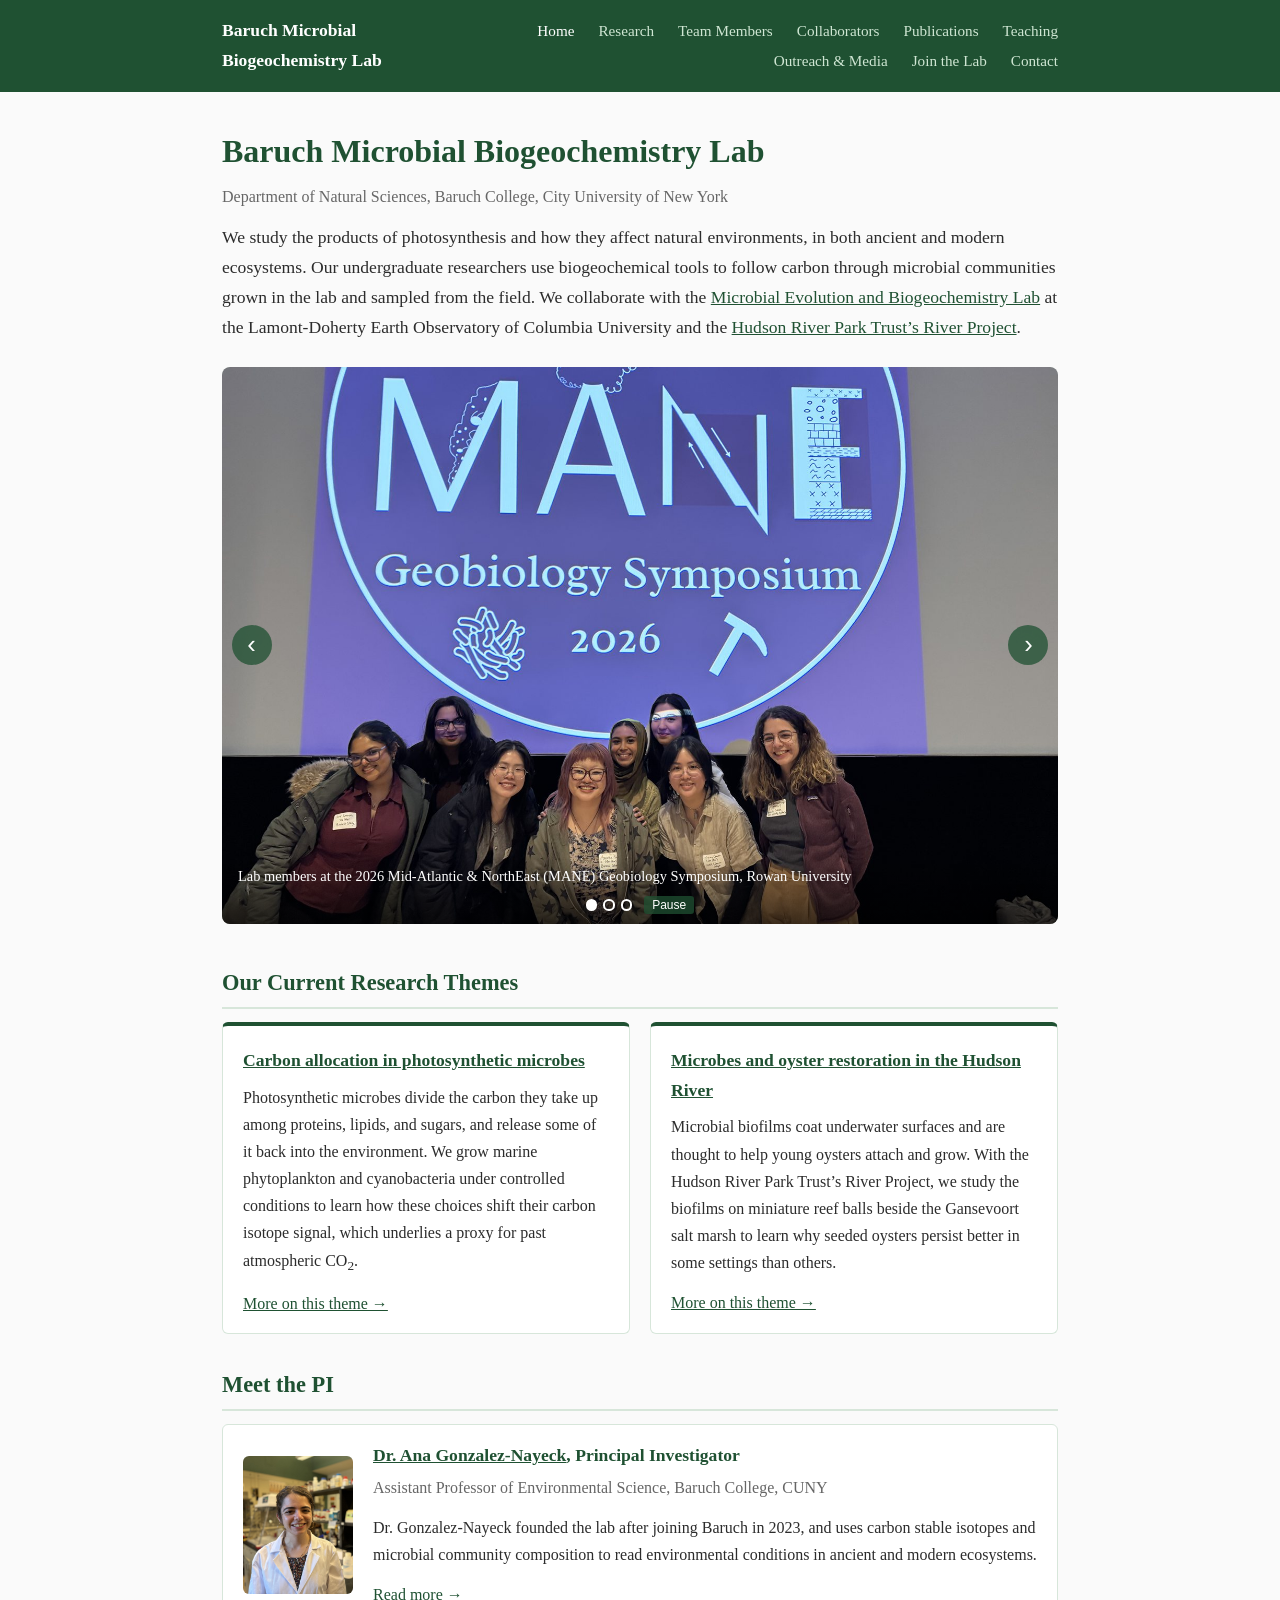
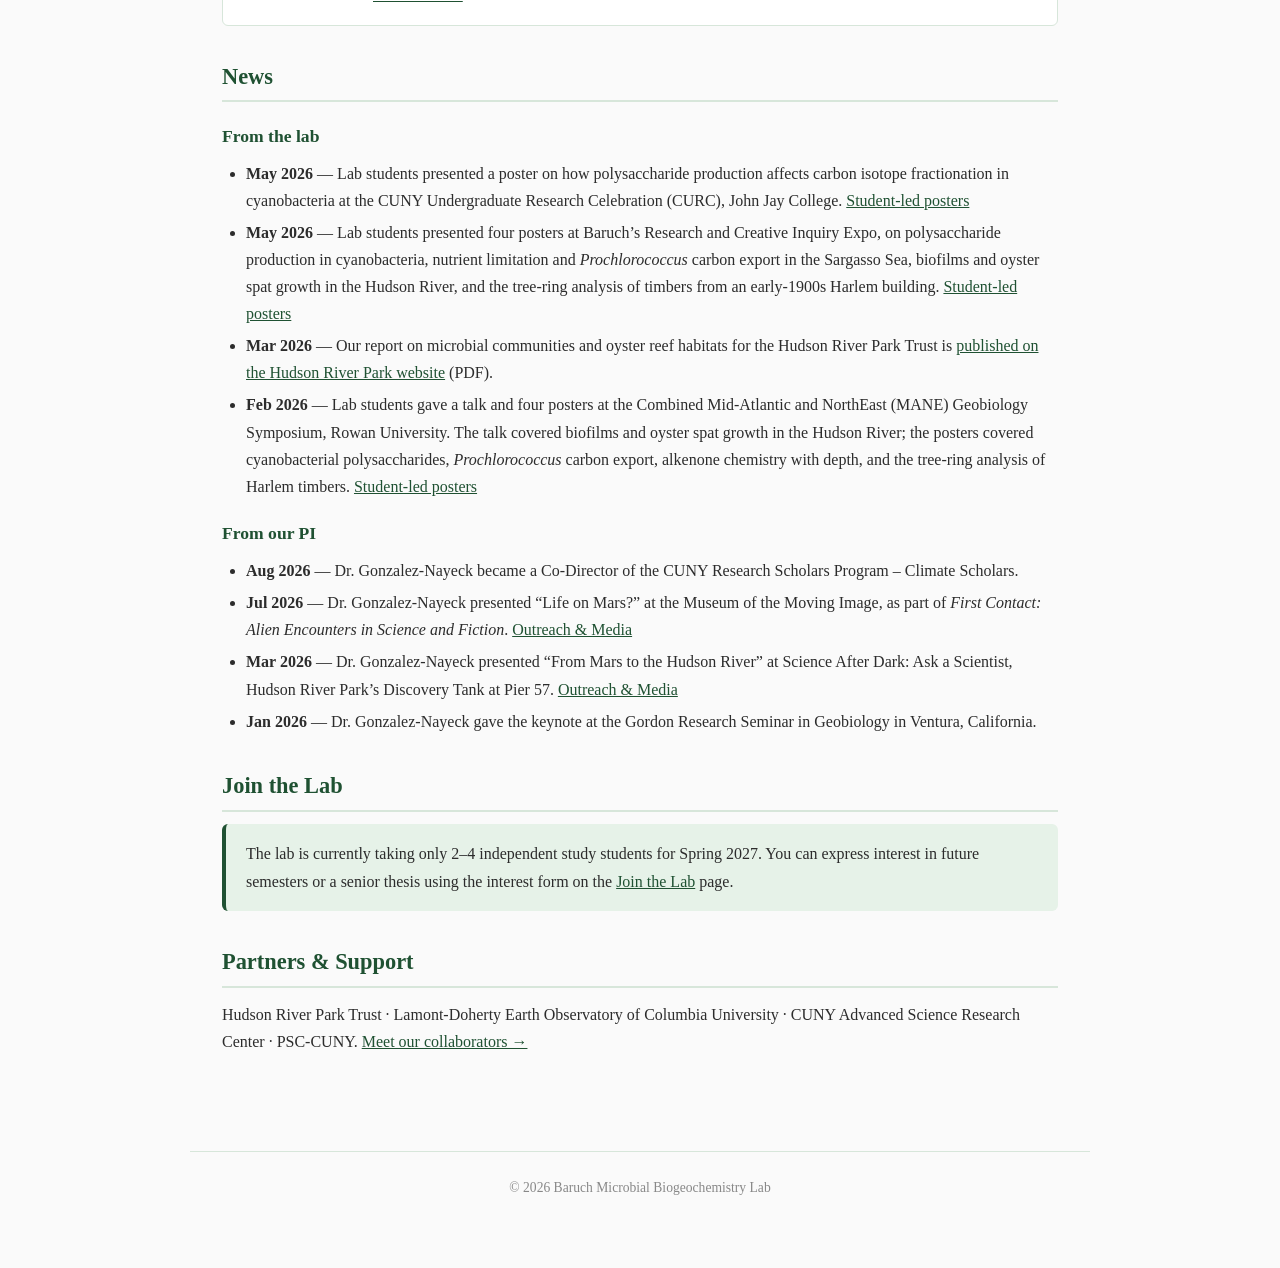
<file: index.html>
<!DOCTYPE html>
<html lang="en">
<head>
    <meta charset="UTF-8">
    <meta name="viewport" content="width=device-width, initial-scale=1.0">
    <title>Baruch Microbial Biogeochemistry Lab | Ana Gonzalez-Nayeck, Baruch College</title>
    <meta name="description" content="The Baruch Microbial Biogeochemistry Lab at Baruch College (CUNY), led by Ana Gonzalez-Nayeck. Our undergraduate researchers use biogeochemical tools to follow carbon through microbial communities grown in the lab and sampled from the field.">
    <!-- SEO -->
    <link rel="canonical" href="https://acgonzaleznayeck.com/">
    <meta property="og:type" content="website">
    <meta property="og:site_name" content="Baruch Microbial Biogeochemistry Lab">
    <meta property="og:title" content="Baruch Microbial Biogeochemistry Lab | Ana Gonzalez-Nayeck, Baruch College">
    <meta property="og:description" content="The Baruch Microbial Biogeochemistry Lab at Baruch College (CUNY), led by Ana Gonzalez-Nayeck. Our undergraduate researchers use biogeochemical tools to follow carbon through microbial communities grown in the lab and sampled from the field.">
    <meta property="og:url" content="https://acgonzaleznayeck.com/">
    <meta property="og:image" content="https://acgonzaleznayeck.com/images/carousel/cyanobacteria-cultures.jpg">
    <meta property="og:image:width" content="1600">
    <meta property="og:image:height" content="1067">
    <meta property="og:image:alt" content="Flasks of cyanobacteria cultures in a laboratory hood">
    <meta name="twitter:card" content="summary_large_image">
    <script type="application/ld+json">
{
  "@context": "https://schema.org",
  "@graph": [
    {
      "@type": "ResearchOrganization",
      "@id": "https://acgonzaleznayeck.com/#lab",
      "name": "Baruch Microbial Biogeochemistry Lab",
      "alternateName": "BMBL",
      "url": "https://acgonzaleznayeck.com/",
      "description": "The Baruch Microbial Biogeochemistry Lab at Baruch College (CUNY), led by Ana Gonzalez-Nayeck. Our undergraduate researchers use biogeochemical tools to follow carbon through microbial communities grown in the lab and sampled from the field.",
      "parentOrganization": {
        "@type": "CollegeOrUniversity",
        "name": "Baruch College, City University of New York",
        "url": "https://www.baruch.cuny.edu/"
      },
      "address": {
        "@type": "PostalAddress",
        "streetAddress": "17 Lexington Avenue",
        "addressLocality": "New York",
        "addressRegion": "NY",
        "postalCode": "10010",
        "addressCountry": "US"
      },
      "founder": {
        "@id": "https://acgonzaleznayeck.com/ana.html#person"
      },
      "member": {
        "@id": "https://acgonzaleznayeck.com/ana.html#person"
      }
    },
    {
      "@type": "Person",
      "@id": "https://acgonzaleznayeck.com/ana.html#person",
      "name": "Ana Gonzalez-Nayeck",
      "givenName": "Ana",
      "familyName": "Gonzalez-Nayeck",
      "alternateName": "A. C. Gonzalez-Nayeck",
      "jobTitle": "Assistant Professor of Environmental Science",
      "url": "https://acgonzaleznayeck.com/ana.html",
      "image": "https://acgonzaleznayeck.com/images/ana-gonzalez-nayeck.jpg",
      "email": "mailto:ana.gonzaleznayeck@baruch.cuny.edu",
      "worksFor": {
        "@type": "CollegeOrUniversity",
        "name": "Baruch College, City University of New York",
        "url": "https://www.baruch.cuny.edu/"
      },
      "affiliation": {
        "@id": "https://acgonzaleznayeck.com/#lab"
      },
      "alumniOf": [
        {
          "@type": "CollegeOrUniversity",
          "name": "Harvard University"
        },
        {
          "@type": "CollegeOrUniversity",
          "name": "Columbia University"
        }
      ],
      "knowsAbout": [
        "Biogeochemistry",
        "Geobiology",
        "Stable isotope biogeochemistry",
        "Environmental microbiology",
        "Astrobiology",
        "Cyanobacteria",
        "Carbon allocation",
        "Oyster restoration"
      ],
      "sameAs": [
        "https://baruch.cuny.edu/profiles/faculty/Ana-Gonzalez_Nayeck",
        "https://orcid.org/0000-0002-2306-845X",
        "https://scholar.google.com/citations?user=NFTuG_4AAAAJ",
        "https://hurley.ldeo.columbia.edu/people/ana-gonzalez-nayeck",
        "https://www.researchgate.net/profile/Ana-Gonzalez-Nayeck"
      ]
    }
  ]
}
    </script>
    <!-- /SEO -->
    <link rel="stylesheet" href="style.css">
</head>
<body>
    <nav>
        <div class="nav-container">
            <a href="index.html" class="nav-name">Baruch Microbial Biogeochemistry Lab</a>
            <div class="nav-links">
                <a href="index.html" class="active">Home</a>
                <a href="research.html">Research</a>
                <a href="team.html">Team Members</a>
                <a href="collaborators.html">Collaborators</a>
                <a href="publications.html">Publications</a>
                <a href="teaching.html">Teaching</a>
                <a href="outreach.html">Outreach &amp; Media</a>
                <a href="join.html">Join the Lab</a>
                <a href="contact.html">Contact</a>
            </div>
        </div>
    </nav>

    <main>
        <section class="hero" aria-labelledby="lab-heading">
            <div class="hero-text">
                <h1 id="lab-heading">Baruch Microbial Biogeochemistry Lab</h1>
                <p class="affiliation">Department of Natural Sciences, Baruch College, City University of New York</p>
                <p class="home-mission">We study the products of photosynthesis and how they affect natural environments, in both ancient and modern ecosystems. Our undergraduate researchers use biogeochemical tools to follow carbon through microbial communities grown in the lab and sampled from the field. We collaborate with the <a href="https://hurley.ldeo.columbia.edu/">Microbial Evolution and Biogeochemistry Lab</a> at the Lamont-Doherty Earth Observatory of Columbia University and the <a href="https://hudsonriverpark.org/the-park/parks-river-project/">Hudson River Park Trust&rsquo;s River Project</a>.</p>
            </div>
            <div class="carousel" aria-roledescription="carousel" aria-label="Photos from the lab">
                <div class="carousel-track">
                    <figure class="carousel-slide is-active">
                        <img src="images/carousel/mane-geobiology-2026.jpg" alt="Lab members smiling in front of the MANE Geobiology Symposium 2026 title slide">
                        <figcaption>Lab members at the 2026 Mid-Atlantic &amp; NorthEast (MANE) Geobiology Symposium, Rowan University</figcaption>
                    </figure>
                    <figure class="carousel-slide">
                        <img src="images/carousel/cyanobacteria-cultures.jpg" alt="Flasks of cyanobacteria cultures in a laboratory hood, some green with growth and some still clear">
                        <figcaption>Cultures of the cyanobacterium <em>Synechococcus</em> sp. PCC 7002. Photo: Sarah Hurley</figcaption>
                    </figure>
                    <figure class="carousel-slide">
                        <img src="images/carousel/oyster-reef-ball-hudson.jpg" alt="A reef ball covered in oysters on the Hudson River waterfront, with Little Island in the background">
                        <figcaption>Oysters on a reef ball at Hudson River Park. Photo: Ana Gonzalez-Nayeck</figcaption>
                    </figure>
                </div>
                <button type="button" class="carousel-btn carousel-prev" aria-label="Previous photo">&#8249;</button>
                <button type="button" class="carousel-btn carousel-next" aria-label="Next photo">&#8250;</button>
                <div class="carousel-controls">
                    <div class="carousel-dots"></div>
                    <button type="button" class="carousel-pause">Pause</button>
                </div>
            </div>
        </section>

        <section class="themes" aria-labelledby="themes-heading">
            <h2 id="themes-heading">Our Current Research Themes</h2>
            <div class="home-cards">
                <article class="home-card">
                    <h3><a href="research.html#carbon-allocation">Carbon allocation in photosynthetic microbes</a></h3>
                    <p>Photosynthetic microbes divide the carbon they take up among proteins, lipids, and sugars, and release some of it back into the environment. We grow marine phytoplankton and cyanobacteria under controlled conditions to learn how these choices shift their carbon isotope signal, which underlies a proxy for past atmospheric CO<sub>2</sub>.</p>
                    <p><a href="research.html#carbon-allocation">More on this theme &rarr;</a></p>
                </article>
                <article class="home-card">
                    <h3><a href="research.html#oysters">Microbes and oyster restoration in the Hudson River</a></h3>
                    <p>Microbial biofilms coat underwater surfaces and are thought to help young oysters attach and grow. With the Hudson River Park Trust&rsquo;s River Project, we study the biofilms on miniature reef balls beside the Gansevoort salt marsh to learn why seeded oysters persist better in some settings than others.</p>
                    <p><a href="research.html#oysters">More on this theme &rarr;</a></p>
                </article>
            </div>
        </section>

        <section class="pi" aria-labelledby="pi-heading">
            <h2 id="pi-heading">Meet the PI</h2>
            <div class="home-pi">
                <img src="images/ana-gonzalez-nayeck.jpg" alt="Dr. Ana Gonzalez-Nayeck" width="800" height="1000">
                <div>
                    <h3><a href="ana.html">Dr. Ana Gonzalez-Nayeck</a>, Principal Investigator</h3>
                    <p class="affiliation">Assistant Professor of Environmental Science, Baruch College, CUNY</p>
                    <p>Dr. Gonzalez-Nayeck founded the lab after joining Baruch in 2023, and uses carbon stable isotopes and microbial community composition to read environmental conditions in ancient and modern ecosystems.</p>
                    <p><a href="ana.html">Read more &rarr;</a></p>
                </div>
            </div>
        </section>

        <section class="news" aria-labelledby="news-heading">
            <h2 id="news-heading">News</h2>
            <h3>From the lab</h3>
            <ul>
                <li><strong>May 2026</strong> &mdash; Lab students presented a poster on how polysaccharide production affects carbon isotope fractionation in cyanobacteria at the CUNY Undergraduate Research Celebration (CURC), John Jay College. <a href="publications.html#student-posters">Student-led posters</a></li>
                <li><strong>May 2026</strong> &mdash; Lab students presented four posters at Baruch&rsquo;s Research and Creative Inquiry Expo, on polysaccharide production in cyanobacteria, nutrient limitation and <em>Prochlorococcus</em> carbon export in the Sargasso Sea, biofilms and oyster spat growth in the Hudson River, and the tree-ring analysis of timbers from an early-1900s Harlem building. <a href="publications.html#student-posters">Student-led posters</a></li>
                <li><strong>Mar 2026</strong> &mdash; Our report on microbial communities and oyster reef habitats for the Hudson River Park Trust is <a href="https://hudsonriverpark.org/app/uploads/2026/03/GonzalezNayeck_Final_Report_HRPT_2026.pdf">published on the Hudson River Park website</a> (PDF).</li>
                <li><strong>Feb 2026</strong> &mdash; Lab students gave a talk and four posters at the Combined Mid-Atlantic and NorthEast (MANE) Geobiology Symposium, Rowan University. The talk covered biofilms and oyster spat growth in the Hudson River; the posters covered cyanobacterial polysaccharides, <em>Prochlorococcus</em> carbon export, alkenone chemistry with depth, and the tree-ring analysis of Harlem timbers. <a href="publications.html#student-posters">Student-led posters</a></li>
            </ul>
            <h3>From our PI</h3>
            <ul>
                <li><strong>Aug 2026</strong> &mdash; Dr. Gonzalez-Nayeck became a Co-Director of the CUNY Research Scholars Program &ndash; Climate Scholars.</li>
                <li><strong>Jul 2026</strong> &mdash; Dr. Gonzalez-Nayeck presented &ldquo;Life on Mars?&rdquo; at the Museum of the Moving Image, as part of <em>First Contact: Alien Encounters in Science and Fiction</em>. <a href="outreach.html">Outreach &amp; Media</a></li>
                <li><strong>Mar 2026</strong> &mdash; Dr. Gonzalez-Nayeck presented &ldquo;From Mars to the Hudson River&rdquo; at Science After Dark: Ask a Scientist, Hudson River Park&rsquo;s Discovery Tank at Pier 57. <a href="outreach.html">Outreach &amp; Media</a></li>
                <li><strong>Jan 2026</strong> &mdash; Dr. Gonzalez-Nayeck gave the keynote at the Gordon Research Seminar in Geobiology in Ventura, California.</li>
            </ul>
        </section>

        <section class="join" aria-labelledby="join-heading">
            <h2 id="join-heading">Join the Lab</h2>
            <div class="home-cta">
                <p>The lab is currently taking only 2&ndash;4 independent study students for Spring 2027. You can express interest in future semesters or a senior thesis using the interest form on the <a href="join.html">Join the Lab</a> page.</p>
            </div>
        </section>

        <section class="partners" aria-labelledby="partners-heading">
            <h2 id="partners-heading">Partners &amp; Support</h2>
            <p>Hudson River Park Trust &middot; Lamont-Doherty Earth Observatory of Columbia University &middot; CUNY Advanced Science Research Center &middot; PSC-CUNY. <a href="collaborators.html">Meet our collaborators &rarr;</a></p>
        </section>
    </main>

    <footer>
        <p>&copy; 2026 Baruch Microbial Biogeochemistry Lab</p>
    </footer>
    <script src="carousel.js" defer></script>
</body>
</html>
</file>
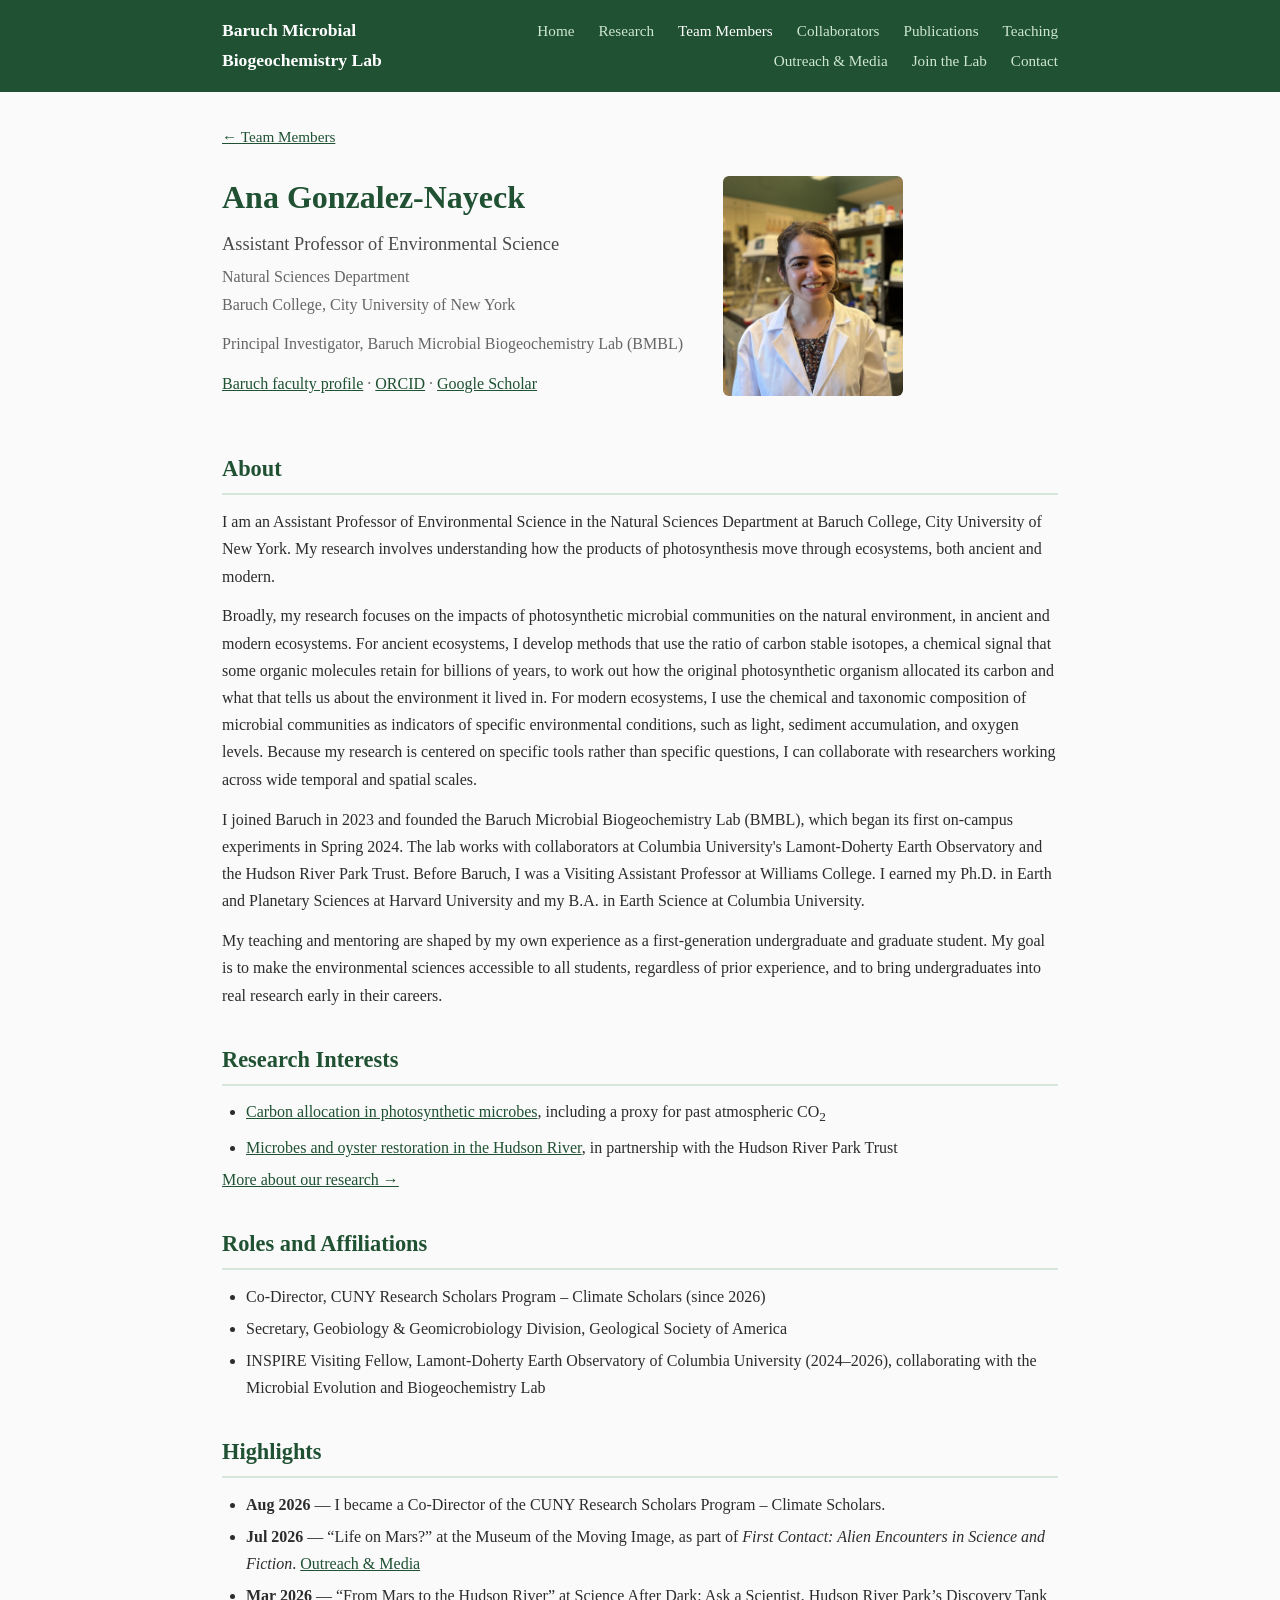
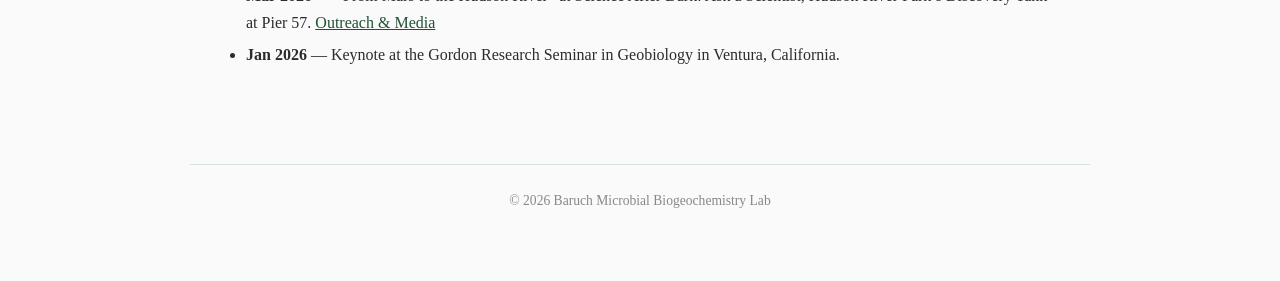
<file: ana.html>
<!DOCTYPE html>
<html lang="en">
<head>
    <meta charset="UTF-8">
    <meta name="viewport" content="width=device-width, initial-scale=1.0">
    <title>Ana Gonzalez-Nayeck | Assistant Professor, Baruch College (CUNY)</title>
    <meta name="description" content="Ana Gonzalez-Nayeck is an Assistant Professor of Environmental Science at Baruch College (CUNY) and Principal Investigator of the Baruch Microbial Biogeochemistry Lab.">
    <!-- SEO -->
    <link rel="canonical" href="https://acgonzaleznayeck.com/ana.html">
    <meta property="og:type" content="profile">
    <meta property="og:site_name" content="Baruch Microbial Biogeochemistry Lab">
    <meta property="og:title" content="Ana Gonzalez-Nayeck | Assistant Professor, Baruch College (CUNY)">
    <meta property="og:description" content="Ana Gonzalez-Nayeck is an Assistant Professor of Environmental Science at Baruch College (CUNY) and Principal Investigator of the Baruch Microbial Biogeochemistry Lab.">
    <meta property="og:url" content="https://acgonzaleznayeck.com/ana.html">
    <meta property="og:image" content="https://acgonzaleznayeck.com/images/ana-gonzalez-nayeck.jpg">
    <meta property="og:image:width" content="800">
    <meta property="og:image:height" content="1000">
    <meta property="og:image:alt" content="Ana Gonzalez-Nayeck in the lab">
    <meta name="twitter:card" content="summary_large_image">
    <meta property="profile:first_name" content="Ana">
    <meta property="profile:last_name" content="Gonzalez-Nayeck">
    <script type="application/ld+json">
{
  "@context": "https://schema.org",
  "@graph": [
    {
      "@type": "Person",
      "@id": "https://acgonzaleznayeck.com/ana.html#person",
      "name": "Ana Gonzalez-Nayeck",
      "givenName": "Ana",
      "familyName": "Gonzalez-Nayeck",
      "alternateName": "A. C. Gonzalez-Nayeck",
      "jobTitle": "Assistant Professor of Environmental Science",
      "url": "https://acgonzaleznayeck.com/ana.html",
      "image": "https://acgonzaleznayeck.com/images/ana-gonzalez-nayeck.jpg",
      "email": "mailto:ana.gonzaleznayeck@baruch.cuny.edu",
      "worksFor": {
        "@type": "CollegeOrUniversity",
        "name": "Baruch College, City University of New York",
        "url": "https://www.baruch.cuny.edu/"
      },
      "affiliation": {
        "@id": "https://acgonzaleznayeck.com/#lab"
      },
      "alumniOf": [
        {
          "@type": "CollegeOrUniversity",
          "name": "Harvard University"
        },
        {
          "@type": "CollegeOrUniversity",
          "name": "Columbia University"
        }
      ],
      "knowsAbout": [
        "Biogeochemistry",
        "Geobiology",
        "Stable isotope biogeochemistry",
        "Environmental microbiology",
        "Astrobiology",
        "Cyanobacteria",
        "Carbon allocation",
        "Oyster restoration"
      ],
      "sameAs": [
        "https://baruch.cuny.edu/profiles/faculty/Ana-Gonzalez_Nayeck",
        "https://orcid.org/0000-0002-2306-845X",
        "https://scholar.google.com/citations?user=NFTuG_4AAAAJ",
        "https://hurley.ldeo.columbia.edu/people/ana-gonzalez-nayeck",
        "https://www.researchgate.net/profile/Ana-Gonzalez-Nayeck"
      ]
    },
    {
      "@type": "ProfilePage",
      "@id": "https://acgonzaleznayeck.com/ana.html",
      "url": "https://acgonzaleznayeck.com/ana.html",
      "mainEntity": {
        "@id": "https://acgonzaleznayeck.com/ana.html#person"
      }
    }
  ]
}
    </script>
    <!-- /SEO -->
    <link rel="stylesheet" href="style.css">
</head>
<body>
    <nav>
        <div class="nav-container">
            <a href="index.html" class="nav-name">Baruch Microbial Biogeochemistry Lab</a>
            <div class="nav-links">
                <a href="index.html">Home</a>
                <a href="research.html">Research</a>
                <a href="team.html" class="active">Team Members</a>
                <a href="collaborators.html">Collaborators</a>
                <a href="publications.html">Publications</a>
                <a href="teaching.html">Teaching</a>
                <a href="outreach.html">Outreach &amp; Media</a>
                <a href="join.html">Join the Lab</a>
                <a href="contact.html">Contact</a>
            </div>
        </div>
    </nav>

    <main>
        <p class="pi-breadcrumb"><a href="team.html">&larr; Team Members</a></p>

        <section class="hero">
            <div class="hero-content">
                <div class="hero-text">
                    <h1>Ana Gonzalez-Nayeck</h1>
                    <p class="title">Assistant Professor of Environmental Science</p>
                    <p class="affiliation">Natural Sciences Department<br>Baruch College, City University of New York</p>
                    <p class="affiliation">Principal Investigator, Baruch Microbial Biogeochemistry Lab (BMBL)</p>
                    <p class="affiliation profile-links">
                        <a href="https://baruch.cuny.edu/profiles/faculty/Ana-Gonzalez_Nayeck">Baruch faculty profile</a> &middot;
                        <a href="https://orcid.org/0000-0002-2306-845X">ORCID</a> &middot;
                        <a href="https://scholar.google.com/citations?user=NFTuG_4AAAAJ">Google Scholar</a>
                    </p>
                </div>
                <div class="hero-photo">
                    <img src="images/ana-gonzalez-nayeck.jpg" alt="Ana Gonzalez-Nayeck in the lab" width="180" height="225">
                </div>
            </div>
        </section>

        <section class="about" aria-labelledby="about-heading">
            <h2 id="about-heading">About</h2>
            <p>I am an Assistant Professor of Environmental Science in the Natural Sciences Department at Baruch College, City University of New York. My research involves understanding how the products of photosynthesis move through ecosystems, both ancient and modern.</p>

            <p>Broadly, my research focuses on the impacts of photosynthetic microbial communities on the natural environment, in ancient and modern ecosystems. For ancient ecosystems, I develop methods that use the ratio of carbon stable isotopes, a chemical signal that some organic molecules retain for billions of years, to work out how the original photosynthetic organism allocated its carbon and what that tells us about the environment it lived in. For modern ecosystems, I use the chemical and taxonomic composition of microbial communities as indicators of specific environmental conditions, such as light, sediment accumulation, and oxygen levels. Because my research is centered on specific tools rather than specific questions, I can collaborate with researchers working across wide temporal and spatial scales.</p>

            <p>I joined Baruch in 2023 and founded the Baruch Microbial Biogeochemistry Lab (BMBL), which began its first on-campus experiments in Spring 2024. The lab works with collaborators at Columbia University's Lamont-Doherty Earth Observatory and the Hudson River Park Trust. Before Baruch, I was a Visiting Assistant Professor at Williams College. I earned my Ph.D. in Earth and Planetary Sciences at Harvard University and my B.A. in Earth Science at Columbia University.</p>

            <p>My teaching and mentoring are shaped by my own experience as a first-generation undergraduate and graduate student. My goal is to make the environmental sciences accessible to all students, regardless of prior experience, and to bring undergraduates into real research early in their careers.</p>
        </section>

        <section class="interests" aria-labelledby="interests-heading">
            <h2 id="interests-heading">Research Interests</h2>
            <ul>
                <li><a href="research.html#carbon-allocation">Carbon allocation in photosynthetic microbes</a>, including a proxy for past atmospheric CO<sub>2</sub></li>
                <li><a href="research.html#oysters">Microbes and oyster restoration in the Hudson River</a>, in partnership with the Hudson River Park Trust</li>
            </ul>
            <p><a href="research.html">More about our research &rarr;</a></p>
        </section>

        <section class="roles" aria-labelledby="roles-heading">
            <h2 id="roles-heading">Roles and Affiliations</h2>
            <ul>
                <li>Co-Director, CUNY Research Scholars Program &ndash; Climate Scholars (since 2026)</li>
                <li>Secretary, Geobiology &amp; Geomicrobiology Division, Geological Society of America</li>
                <li>INSPIRE Visiting Fellow, Lamont-Doherty Earth Observatory of Columbia University (2024&ndash;2026), collaborating with the Microbial Evolution and Biogeochemistry Lab</li>
            </ul>
        </section>

        <section class="highlights" aria-labelledby="highlights-heading">
            <h2 id="highlights-heading">Highlights</h2>
            <ul>
                <li><strong>Aug 2026</strong> &mdash; I became a Co-Director of the CUNY Research Scholars Program &ndash; Climate Scholars.</li>
                <li><strong>Jul 2026</strong> &mdash; &ldquo;Life on Mars?&rdquo; at the Museum of the Moving Image, as part of <em>First Contact: Alien Encounters in Science and Fiction</em>. <a href="outreach.html">Outreach &amp; Media</a></li>
                <li><strong>Mar 2026</strong> &mdash; &ldquo;From Mars to the Hudson River&rdquo; at Science After Dark: Ask a Scientist, Hudson River Park&rsquo;s Discovery Tank at Pier 57. <a href="outreach.html">Outreach &amp; Media</a></li>
                <li><strong>Jan 2026</strong> &mdash; Keynote at the Gordon Research Seminar in Geobiology in Ventura, California.</li>
            </ul>
        </section>
    </main>

    <footer>
        <p>&copy; 2026 Baruch Microbial Biogeochemistry Lab</p>
    </footer>
</body>
</html>
</file>
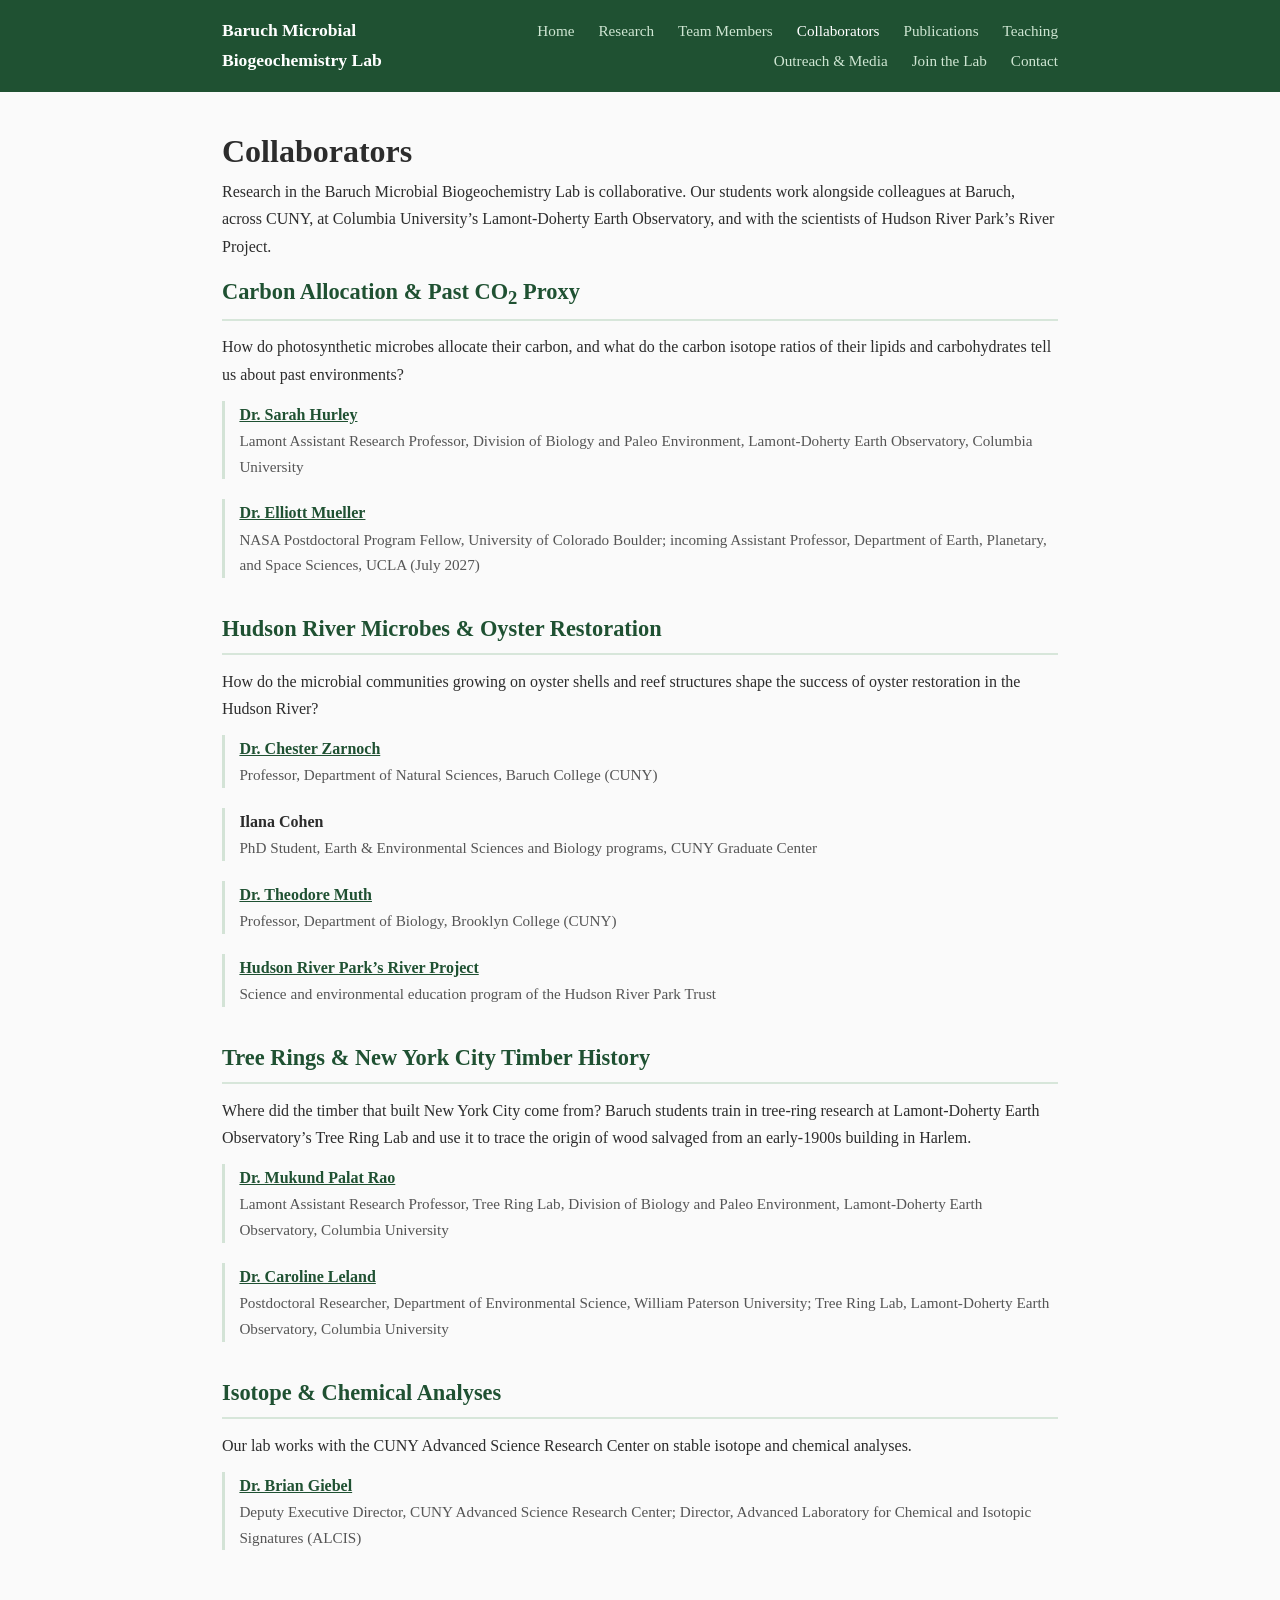
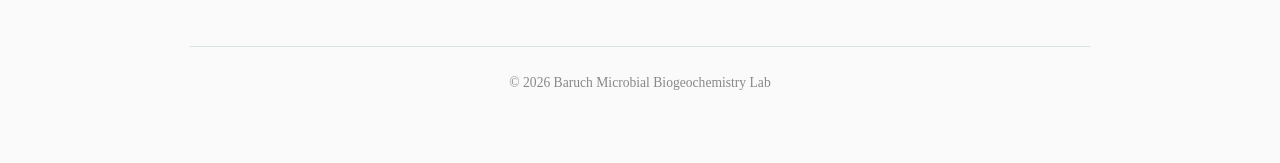
<file: collaborators.html>
<!DOCTYPE html>
<html lang="en">
<head>
    <meta charset="UTF-8">
    <meta name="viewport" content="width=device-width, initial-scale=1.0">
    <title>Collaborators | Baruch Microbial Biogeochemistry Lab</title>
    <meta name="description" content="Collaborators of the Baruch Microbial Biogeochemistry Lab at Baruch College and across CUNY, Columbia University&#x27;s Lamont-Doherty Earth Observatory, and Hudson River Park&#x27;s River Project.">
    <!-- SEO -->
    <link rel="canonical" href="https://acgonzaleznayeck.com/collaborators.html">
    <meta property="og:type" content="website">
    <meta property="og:site_name" content="Baruch Microbial Biogeochemistry Lab">
    <meta property="og:title" content="Collaborators | Baruch Microbial Biogeochemistry Lab">
    <meta property="og:description" content="Collaborators of the Baruch Microbial Biogeochemistry Lab at Baruch College and across CUNY, Columbia University&#x27;s Lamont-Doherty Earth Observatory, and Hudson River Park&#x27;s River Project.">
    <meta property="og:url" content="https://acgonzaleznayeck.com/collaborators.html">
    <meta property="og:image" content="https://acgonzaleznayeck.com/images/carousel/cyanobacteria-cultures.jpg">
    <meta property="og:image:width" content="1600">
    <meta property="og:image:height" content="1067">
    <meta property="og:image:alt" content="Flasks of cyanobacteria cultures in a laboratory hood">
    <meta name="twitter:card" content="summary_large_image">
    <!-- /SEO -->
    <link rel="stylesheet" href="style.css">
</head>
<body>
    <nav>
        <div class="nav-container">
            <a href="index.html" class="nav-name">Baruch Microbial Biogeochemistry Lab</a>
            <div class="nav-links">
                <a href="index.html">Home</a>
                <a href="research.html">Research</a>
                <a href="team.html">Team Members</a>
                <a href="collaborators.html" class="active">Collaborators</a>
                <a href="publications.html">Publications</a>
                <a href="teaching.html">Teaching</a>
                <a href="outreach.html">Outreach &amp; Media</a>
                <a href="join.html">Join the Lab</a>
                <a href="contact.html">Contact</a>
            </div>
        </div>
    </nav>

    <main>
        <h1>Collaborators</h1>

        <p>Research in the Baruch Microbial Biogeochemistry Lab is collaborative. Our students work alongside colleagues at Baruch, across CUNY, at Columbia University&rsquo;s Lamont-Doherty Earth Observatory, and with the scientists of Hudson River Park&rsquo;s River Project.</p>

        <section aria-labelledby="carbon-heading">
            <h2 id="carbon-heading">Carbon Allocation &amp; Past CO<sub>2</sub> Proxy</h2>
            <p>How do photosynthetic microbes allocate their carbon, and what do the carbon isotope ratios of their lipids and carbohydrates tell us about past environments?</p>
            <ul class="collab-list">
                <li class="collab-entry">
                    <a class="collab-name" href="https://hurley.ldeo.columbia.edu/">Dr. Sarah Hurley</a>
                    <span class="collab-role">Lamont Assistant Research Professor, Division of Biology and Paleo Environment, Lamont-Doherty Earth Observatory, Columbia University</span>
                </li>
                <li class="collab-entry">
                    <a class="collab-name" href="https://www.epm-geomicro.com/">Dr. Elliott Mueller</a>
                    <span class="collab-role">NASA Postdoctoral Program Fellow, University of Colorado Boulder; incoming Assistant Professor, Department of Earth, Planetary, and Space Sciences, UCLA (July 2027)</span>
                </li>
            </ul>
        </section>

        <section aria-labelledby="hudson-heading">
            <h2 id="hudson-heading">Hudson River Microbes &amp; Oyster Restoration</h2>
            <p>How do the microbial communities growing on oyster shells and reef structures shape the success of oyster restoration in the Hudson River?</p>
            <ul class="collab-list">
                <li class="collab-entry">
                    <a class="collab-name" href="https://sites.google.com/view/chesterbzarnochlab/home">Dr. Chester Zarnoch</a>
                    <span class="collab-role">Professor, Department of Natural Sciences, Baruch College (CUNY)</span>
                </li>
                <li class="collab-entry">
                    <span class="collab-name">Ilana Cohen</span>
                    <span class="collab-role">PhD Student, Earth &amp; Environmental Sciences and Biology programs, CUNY Graduate Center</span>
                </li>
                <li class="collab-entry">
                    <a class="collab-name" href="https://www.brooklyn.edu/faculty-staff/theodore-muth/">Dr. Theodore Muth</a>
                    <span class="collab-role">Professor, Department of Biology, Brooklyn College (CUNY)</span>
                </li>
                <li class="collab-entry">
                    <a class="collab-name" href="https://hudsonriverpark.org/the-park/parks-river-project/">Hudson River Park&rsquo;s River Project</a>
                    <span class="collab-role">Science and environmental education program of the Hudson River Park Trust</span>
                </li>
            </ul>
        </section>

        <section aria-labelledby="tree-ring-heading">
            <h2 id="tree-ring-heading">Tree Rings &amp; New York City Timber History</h2>
            <p>Where did the timber that built New York City come from? Baruch students train in tree-ring research at Lamont-Doherty Earth Observatory&rsquo;s Tree Ring Lab and use it to trace the origin of wood salvaged from an early-1900s building in Harlem.</p>
            <ul class="collab-list">
                <li class="collab-entry">
                    <a class="collab-name" href="https://lamont.columbia.edu/directory/mukund-palat-rao">Dr. Mukund Palat Rao</a>
                    <span class="collab-role">Lamont Assistant Research Professor, Tree Ring Lab, Division of Biology and Paleo Environment, Lamont-Doherty Earth Observatory, Columbia University</span>
                </li>
                <li class="collab-entry">
                    <a class="collab-name" href="https://lamont.columbia.edu/directory/caroline-leland">Dr. Caroline Leland</a>
                    <span class="collab-role">Postdoctoral Researcher, Department of Environmental Science, William Paterson University; Tree Ring Lab, Lamont-Doherty Earth Observatory, Columbia University</span>
                </li>
            </ul>
        </section>

        <section aria-labelledby="asrc-heading">
            <h2 id="asrc-heading">Isotope &amp; Chemical Analyses</h2>
            <p>Our lab works with the CUNY Advanced Science Research Center on stable isotope and chemical analyses.</p>
            <ul class="collab-list">
                <li class="collab-entry">
                    <a class="collab-name" href="https://asrc.gc.cuny.edu/giebellab/">Dr. Brian Giebel</a>
                    <span class="collab-role">Deputy Executive Director, CUNY Advanced Science Research Center; Director, Advanced Laboratory for Chemical and Isotopic Signatures (ALCIS)</span>
                </li>
            </ul>
        </section>
    </main>

    <footer>
        <p>&copy; 2026 Baruch Microbial Biogeochemistry Lab</p>
    </footer>
</body>
</html>
</file>
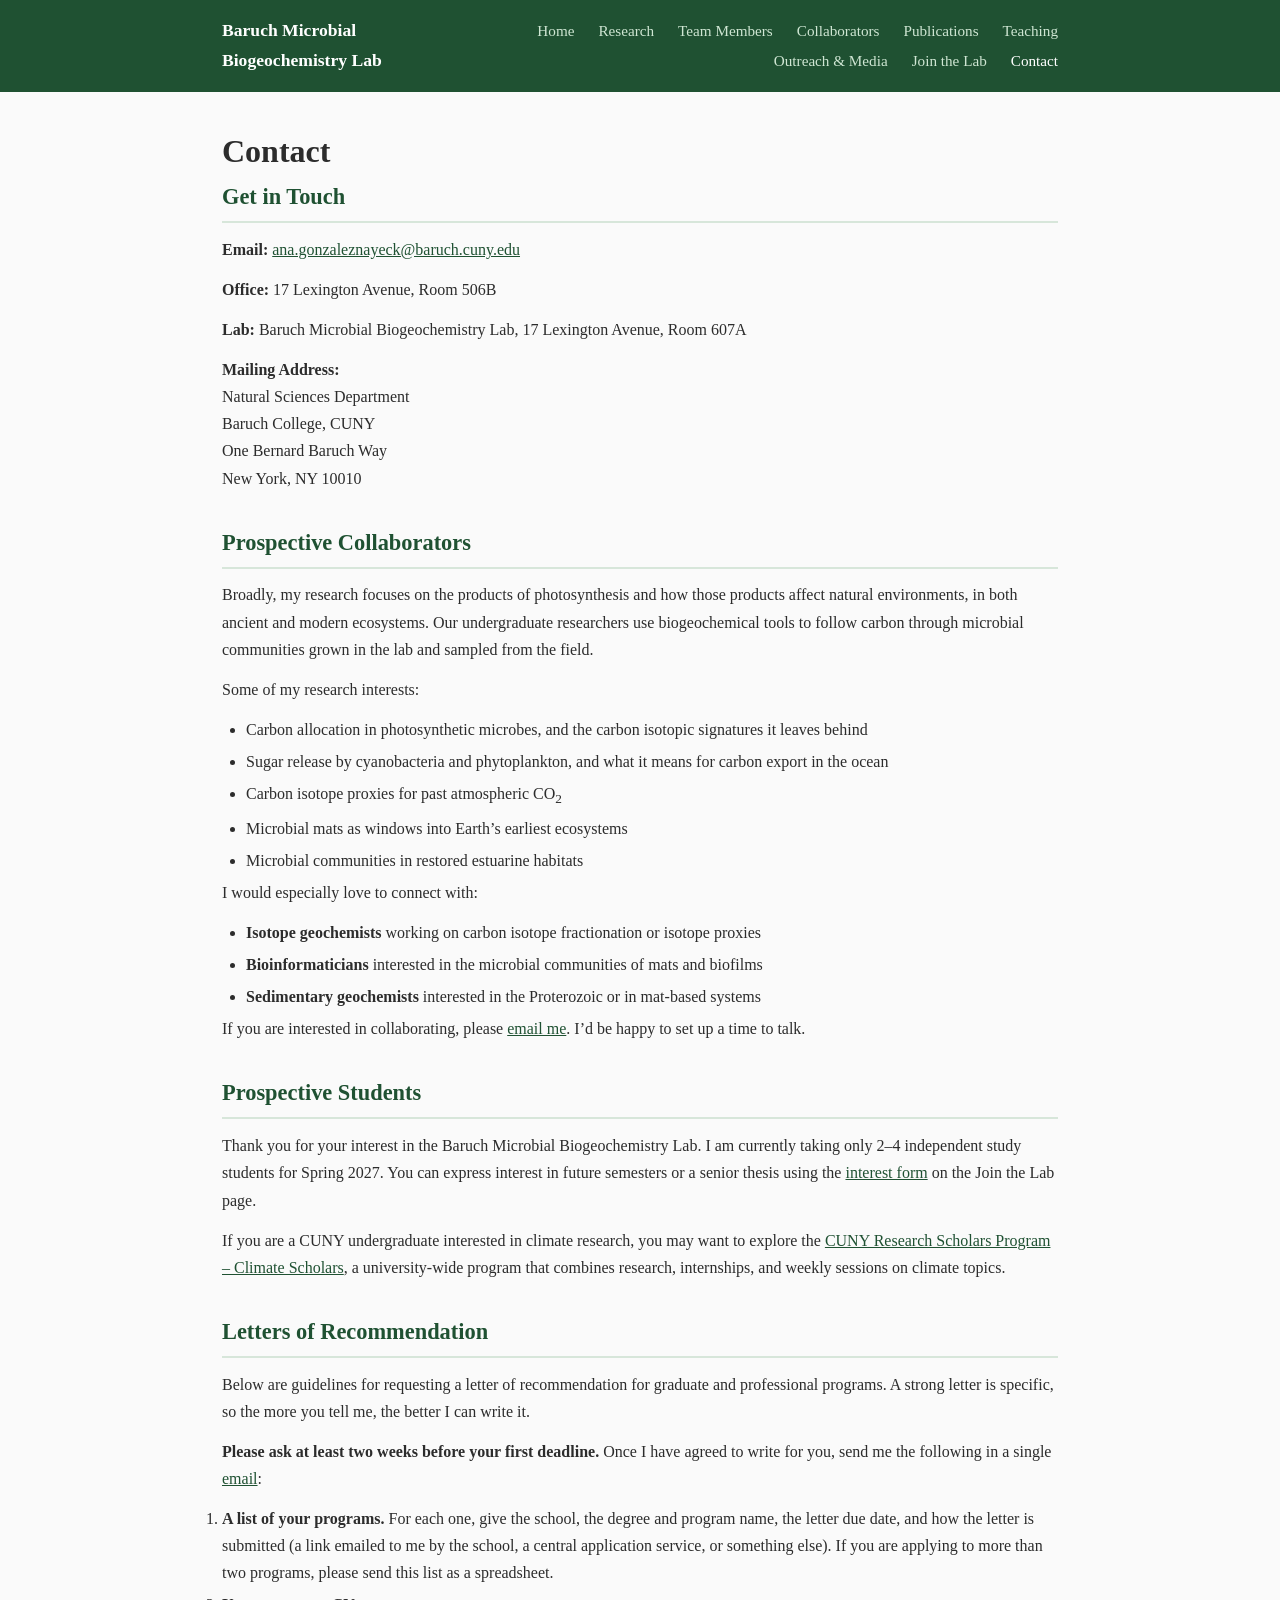
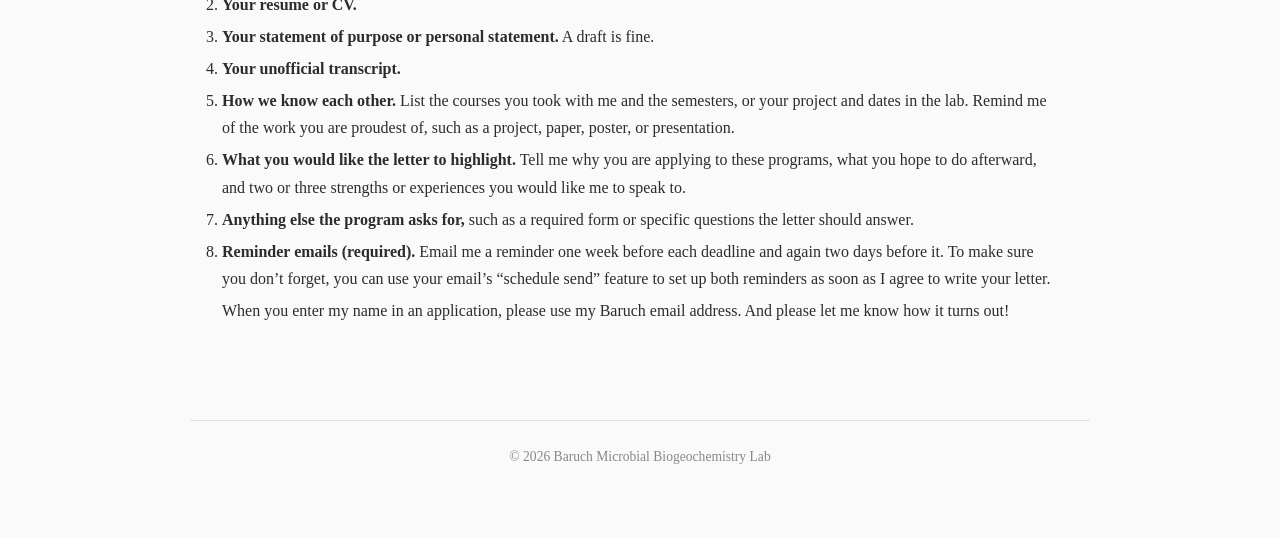
<file: contact.html>
<!DOCTYPE html>
<html lang="en">
<head>
    <meta charset="UTF-8">
    <meta name="viewport" content="width=device-width, initial-scale=1.0">
    <title>Contact | Baruch Microbial Biogeochemistry Lab</title>
    <meta name="description" content="Contact Ana Gonzalez-Nayeck and the Baruch Microbial Biogeochemistry Lab, Natural Sciences Department, Baruch College (CUNY), 17 Lexington Avenue, New York, NY.">
    <!-- SEO -->
    <link rel="canonical" href="https://acgonzaleznayeck.com/contact.html">
    <meta property="og:type" content="website">
    <meta property="og:site_name" content="Baruch Microbial Biogeochemistry Lab">
    <meta property="og:title" content="Contact | Baruch Microbial Biogeochemistry Lab">
    <meta property="og:description" content="Contact Ana Gonzalez-Nayeck and the Baruch Microbial Biogeochemistry Lab, Natural Sciences Department, Baruch College (CUNY), 17 Lexington Avenue, New York, NY.">
    <meta property="og:url" content="https://acgonzaleznayeck.com/contact.html">
    <meta property="og:image" content="https://acgonzaleznayeck.com/images/carousel/cyanobacteria-cultures.jpg">
    <meta property="og:image:width" content="1600">
    <meta property="og:image:height" content="1067">
    <meta property="og:image:alt" content="Flasks of cyanobacteria cultures in a laboratory hood">
    <meta name="twitter:card" content="summary_large_image">
    <!-- /SEO -->
    <link rel="stylesheet" href="style.css">
</head>
<body>
    <nav>
        <div class="nav-container">
            <a href="index.html" class="nav-name">Baruch Microbial Biogeochemistry Lab</a>
            <div class="nav-links">
                <a href="index.html">Home</a>
                <a href="research.html">Research</a>
                <a href="team.html">Team Members</a>
                <a href="collaborators.html">Collaborators</a>
                <a href="publications.html">Publications</a>
                <a href="teaching.html">Teaching</a>
                <a href="outreach.html">Outreach &amp; Media</a>
                <a href="join.html">Join the Lab</a>
                <a href="contact.html" class="active">Contact</a>
            </div>
        </div>
    </nav>

    <main>
        <h1>Contact</h1>

        <section aria-labelledby="touch-heading">
            <h2 id="touch-heading">Get in Touch</h2>
            <p><strong>Email:</strong> <a href="mailto:ana.gonzaleznayeck@baruch.cuny.edu">ana.gonzaleznayeck@baruch.cuny.edu</a></p>
            <p><strong>Office:</strong> 17 Lexington Avenue, Room 506B</p>
            <p><strong>Lab:</strong> Baruch Microbial Biogeochemistry Lab, 17 Lexington Avenue, Room 607A</p>
            <p><strong>Mailing Address:</strong><br>
                Natural Sciences Department<br>
                Baruch College, CUNY<br>
                One Bernard Baruch Way<br>
                New York, NY 10010
            </p>
        </section>

        <section aria-labelledby="prospective-collaborators-heading">
            <h2 id="prospective-collaborators-heading">Prospective Collaborators</h2>
            <p>Broadly, my research focuses on the products of photosynthesis and how those products affect natural environments, in both ancient and modern ecosystems. Our undergraduate researchers use biogeochemical tools to follow carbon through microbial communities grown in the lab and sampled from the field.</p>
            <p>Some of my research interests:</p>
            <ul>
                <li>Carbon allocation in photosynthetic microbes, and the carbon isotopic signatures it leaves behind</li>
                <li>Sugar release by cyanobacteria and phytoplankton, and what it means for carbon export in the ocean</li>
                <li>Carbon isotope proxies for past atmospheric CO<sub>2</sub></li>
                <li>Microbial mats as windows into Earth&rsquo;s earliest ecosystems</li>
                <li>Microbial communities in restored estuarine habitats</li>
            </ul>
            <p>I would especially love to connect with:</p>
            <ul>
                <li><strong>Isotope geochemists</strong> working on carbon isotope fractionation or isotope proxies</li>
                <li><strong>Bioinformaticians</strong> interested in the microbial communities of mats and biofilms</li>
                <li><strong>Sedimentary geochemists</strong> interested in the Proterozoic or in mat-based systems</li>
            </ul>
            <p>If you are interested in collaborating, please <a href="mailto:ana.gonzaleznayeck@baruch.cuny.edu">email me</a>. I&rsquo;d be happy to set up a time to talk.</p>
        </section>

        <section aria-labelledby="students-heading">
            <h2 id="students-heading">Prospective Students</h2>
            <p>Thank you for your interest in the Baruch Microbial Biogeochemistry Lab. I am currently taking only 2&ndash;4 independent study students for Spring 2027. You can express interest in future semesters or a senior thesis using the <a href="join.html#interest-form">interest form</a> on the Join the Lab page.</p>

            <p>If you are a CUNY undergraduate interested in climate research, you may want to explore the <a href="https://www.cuny.edu/research/research-development-programs/student-programs/crsp/climate-scholars-crsp-cs/">CUNY Research Scholars Program &ndash; Climate Scholars</a>, a university-wide program that combines research, internships, and weekly sessions on climate topics.</p>
        </section>

        <section aria-labelledby="letters">
            <h2 id="letters">Letters of Recommendation</h2>

            <p>Below are guidelines for requesting a letter of recommendation for graduate and professional programs. A strong letter is specific, so the more you tell me, the better I can write it.</p>

            <p><strong>Please ask at least two weeks before your first deadline.</strong> Once I have agreed to write for you, send me the following in a single <a href="mailto:ana.gonzaleznayeck@baruch.cuny.edu">email</a>:</p>

            <ol>
                <li><strong>A list of your programs.</strong> For each one, give the school, the degree and program name, the letter due date, and how the letter is submitted (a link emailed to me by the school, a central application service, or something else). If you are applying to more than two programs, please send this list as a spreadsheet.</li>
                <li><strong>Your resume or CV.</strong></li>
                <li><strong>Your statement of purpose or personal statement.</strong> A draft is fine.</li>
                <li><strong>Your unofficial transcript.</strong></li>
                <li><strong>How we know each other.</strong> List the courses you took with me and the semesters, or your project and dates in the lab. Remind me of the work you are proudest of, such as a project, paper, poster, or presentation.</li>
                <li><strong>What you would like the letter to highlight.</strong> Tell me why you are applying to these programs, what you hope to do afterward, and two or three strengths or experiences you would like me to speak to.</li>
                <li><strong>Anything else the program asks for,</strong> such as a required form or specific questions the letter should answer.</li>
                <li><strong>Reminder emails (required).</strong> Email me a reminder one week before each deadline and again two days before it. To make sure you don&rsquo;t forget, you can use your email&rsquo;s &ldquo;schedule send&rdquo; feature to set up both reminders as soon as I agree to write your letter.</li>
            </ol>

            <p>When you enter my name in an application, please use my Baruch email address. And please let me know how it turns out!</p>
        </section>
    </main>

    <footer>
        <p>&copy; 2026 Baruch Microbial Biogeochemistry Lab</p>
    </footer>
</body>
</html>
</file>
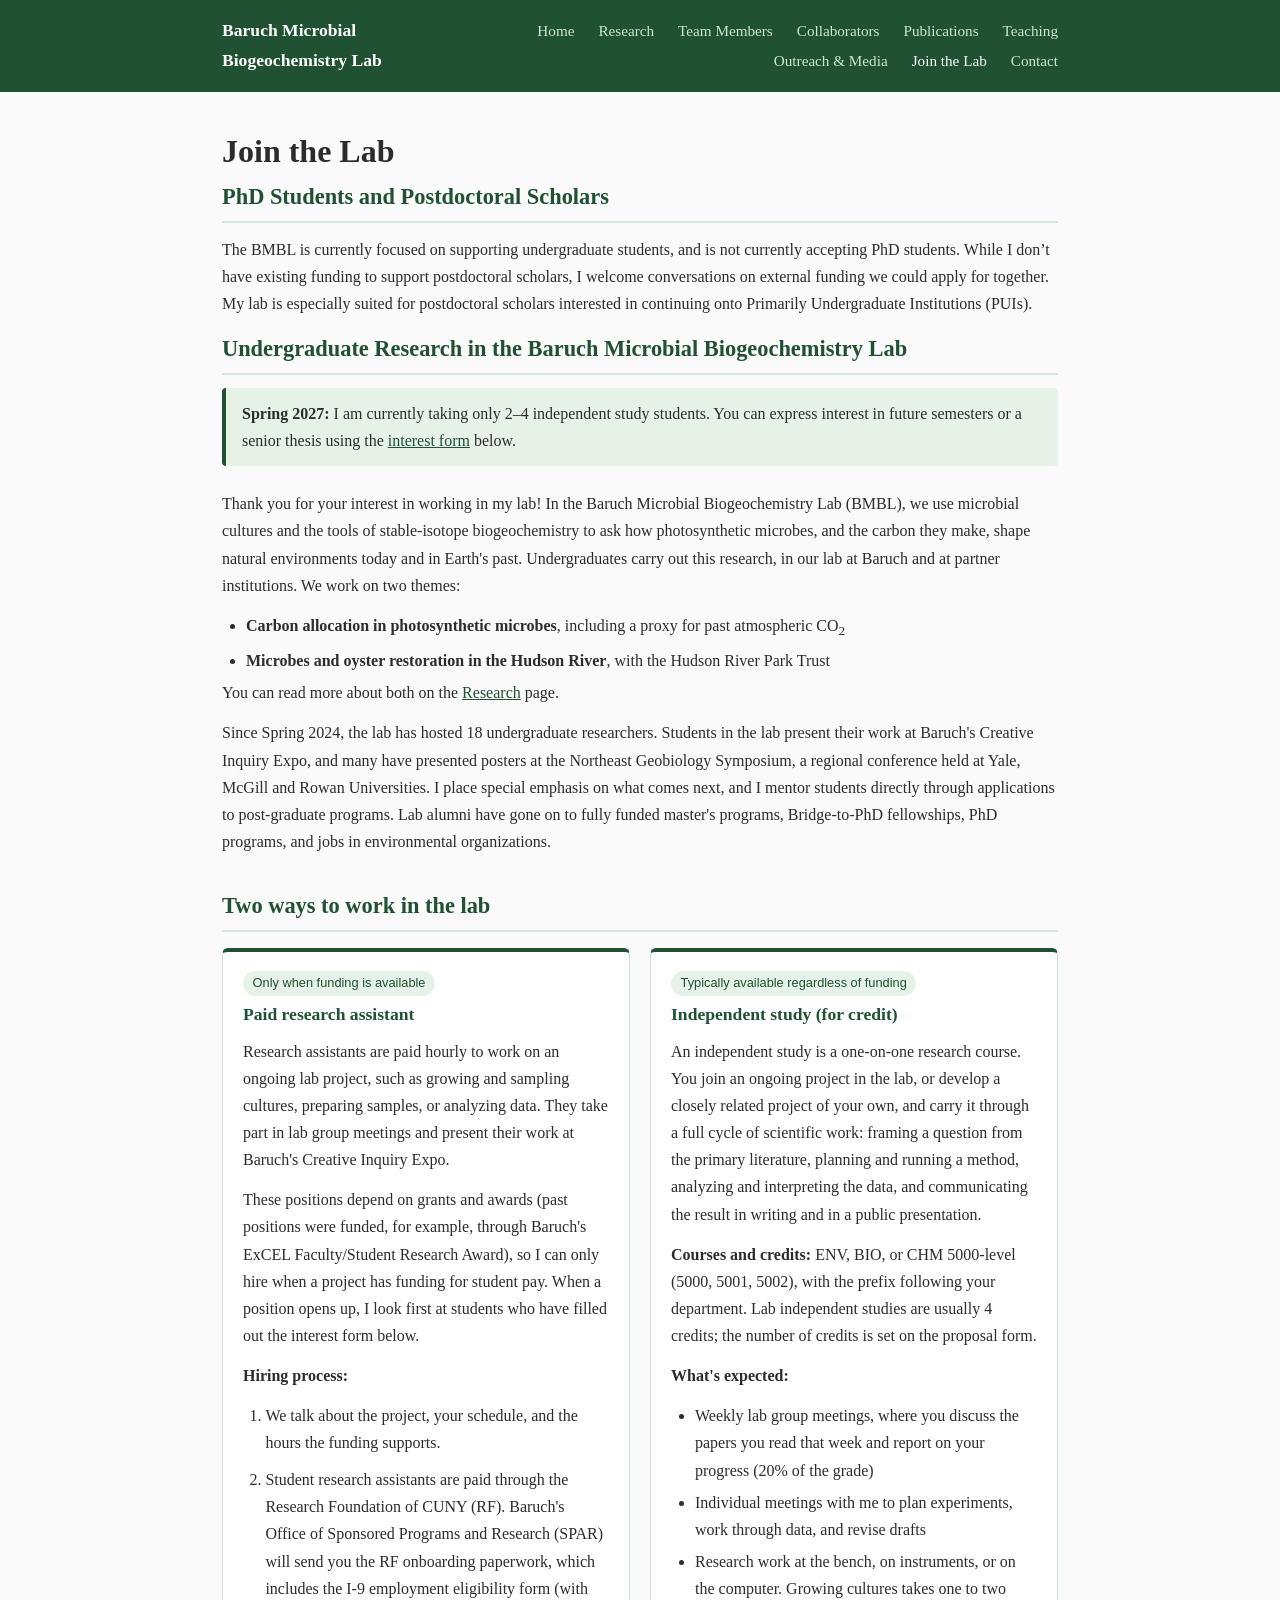
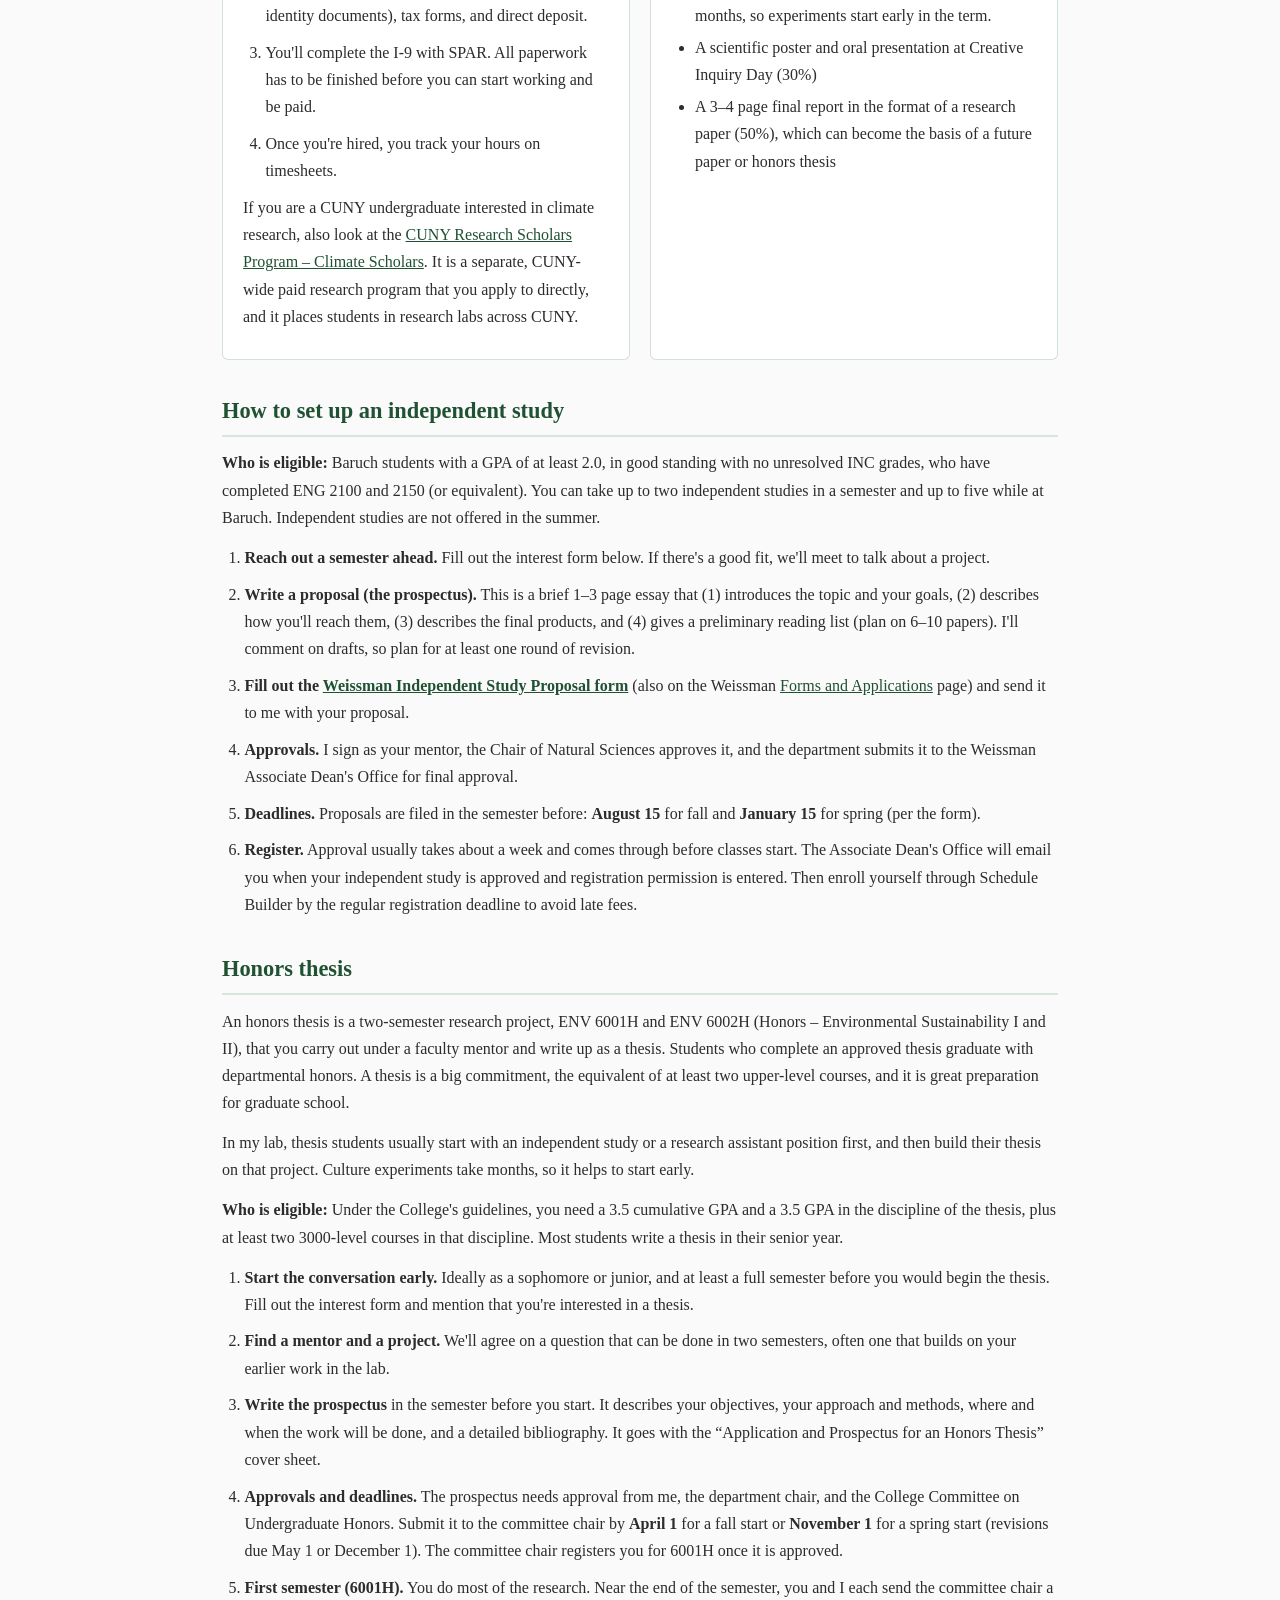
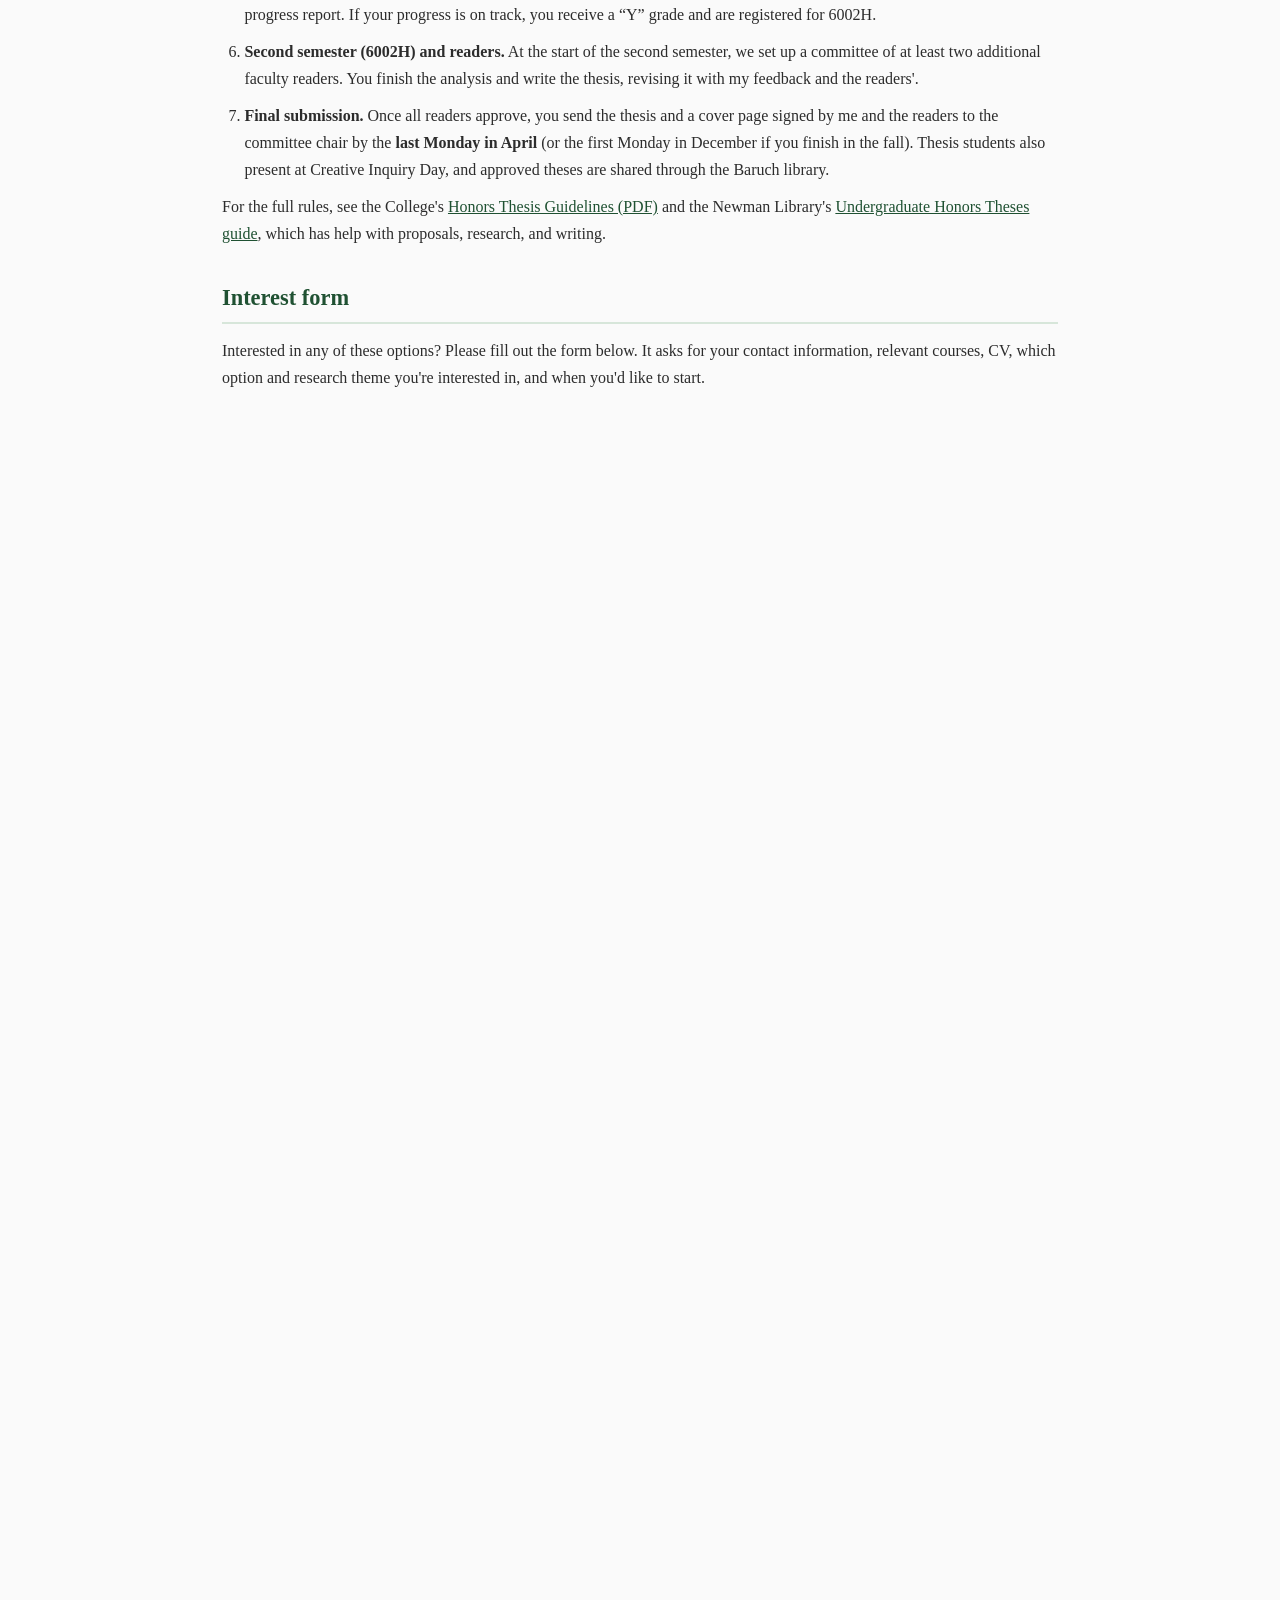
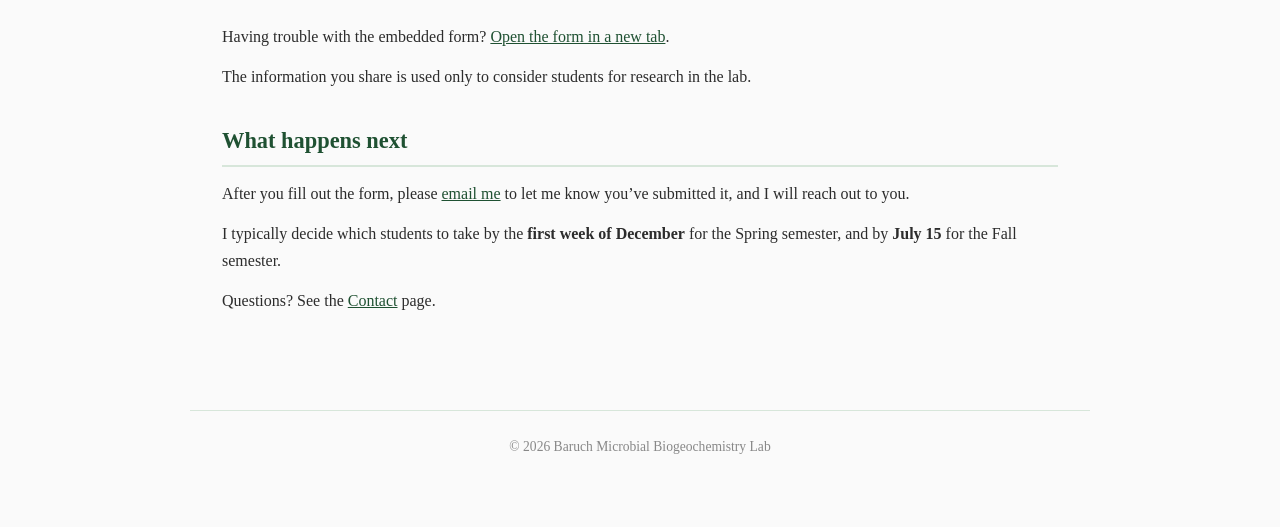
<file: join.html>
<!DOCTYPE html>
<html lang="en">
<head>
    <meta charset="UTF-8">
    <meta name="viewport" content="width=device-width, initial-scale=1.0">
    <title>Join the Lab | Baruch Microbial Biogeochemistry Lab</title>
    <meta name="description" content="How Baruch College undergraduates can join the Baruch Microbial Biogeochemistry Lab: paid research assistant positions, independent study and senior honors theses.">
    <!-- SEO -->
    <link rel="canonical" href="https://acgonzaleznayeck.com/join.html">
    <meta property="og:type" content="website">
    <meta property="og:site_name" content="Baruch Microbial Biogeochemistry Lab">
    <meta property="og:title" content="Join the Lab | Baruch Microbial Biogeochemistry Lab">
    <meta property="og:description" content="How Baruch College undergraduates can join the Baruch Microbial Biogeochemistry Lab: paid research assistant positions, independent study and senior honors theses.">
    <meta property="og:url" content="https://acgonzaleznayeck.com/join.html">
    <meta property="og:image" content="https://acgonzaleznayeck.com/images/carousel/cyanobacteria-cultures.jpg">
    <meta property="og:image:width" content="1600">
    <meta property="og:image:height" content="1067">
    <meta property="og:image:alt" content="Flasks of cyanobacteria cultures in a laboratory hood">
    <meta name="twitter:card" content="summary_large_image">
    <!-- /SEO -->
    <link rel="stylesheet" href="style.css">
</head>
<body>
    <nav>
        <div class="nav-container">
            <a href="index.html" class="nav-name">Baruch Microbial Biogeochemistry Lab</a>
            <div class="nav-links">
                <a href="index.html">Home</a>
                <a href="research.html">Research</a>
                <a href="team.html">Team Members</a>
                <a href="collaborators.html">Collaborators</a>
                <a href="publications.html">Publications</a>
                <a href="teaching.html">Teaching</a>
                <a href="outreach.html">Outreach &amp; Media</a>
                <a href="join.html" class="active">Join the Lab</a>
                <a href="contact.html">Contact</a>
            </div>
        </div>
    </nav>

    <main>
        <h1>Join the Lab</h1>

        <h2>PhD Students and Postdoctoral Scholars</h2>
        <p>The BMBL is currently focused on supporting undergraduate students, and is not currently accepting PhD students. While I don&rsquo;t have existing funding to support postdoctoral scholars, I welcome conversations on external funding we could apply for together. My lab is especially suited for postdoctoral scholars interested in continuing onto Primarily Undergraduate Institutions (PUIs).</p>

        <section aria-labelledby="intro-heading">
            <h2 id="intro-heading">Undergraduate Research in the Baruch Microbial Biogeochemistry Lab</h2>
            <p class="join-status"><strong>Spring 2027:</strong> I am currently taking only 2&ndash;4 independent study students. You can express interest in future semesters or a senior thesis using the <a href="#interest-form">interest form</a> below.</p>
            <p>Thank you for your interest in working in my lab! In the Baruch Microbial Biogeochemistry Lab (BMBL), we use microbial cultures and the tools of stable-isotope biogeochemistry to ask how photosynthetic microbes, and the carbon they make, shape natural environments today and in Earth's past. Undergraduates carry out this research, in our lab at Baruch and at partner institutions. We work on two themes:</p>
            <ul>
                <li><strong>Carbon allocation in photosynthetic microbes</strong>, including a proxy for past atmospheric CO<sub>2</sub></li>
                <li><strong>Microbes and oyster restoration in the Hudson River</strong>, with the Hudson River Park Trust</li>
            </ul>
            <p>You can read more about both on the <a href="research.html">Research</a> page.</p>

            <p>Since Spring 2024, the lab has hosted 18 undergraduate researchers. Students in the lab present their work at Baruch's Creative Inquiry Expo, and many have presented posters at the Northeast Geobiology Symposium, a regional conference held at Yale, McGill and Rowan Universities. I place special emphasis on what comes next, and I mentor students directly through applications to post-graduate programs. Lab alumni have gone on to fully funded master's programs, Bridge-to-PhD fellowships, PhD programs, and jobs in environmental organizations.</p>
        </section>

        <section aria-labelledby="options-heading">
            <h2 id="options-heading">Two ways to work in the lab</h2>
            <div class="join-options">
                <div class="join-card">
                    <span class="join-tag">Only when funding is available</span>
                    <h3>Paid research assistant</h3>
                    <p>Research assistants are paid hourly to work on an ongoing lab project, such as growing and sampling cultures, preparing samples, or analyzing data. They take part in lab group meetings and present their work at Baruch's Creative Inquiry Expo.</p>
                    <p>These positions depend on grants and awards (past positions were funded, for example, through Baruch's ExCEL Faculty/Student Research Award), so I can only hire when a project has funding for student pay. When a position opens up, I look first at students who have filled out the interest form below.</p>
                    <p><strong>Hiring process:</strong></p>
                    <ol class="join-steps">
                        <li>We talk about the project, your schedule, and the hours the funding supports.</li>
                        <li>Student research assistants are paid through the Research Foundation of CUNY (RF). Baruch's Office of Sponsored Programs and Research (SPAR) will send you the RF onboarding paperwork, which includes the I-9 employment eligibility form (with identity documents), tax forms, and direct deposit.</li>
                        <li>You'll complete the I-9 with SPAR. All paperwork has to be finished before you can start working and be paid.</li>
                        <li>Once you're hired, you track your hours on timesheets.</li>
                    </ol>
                    <p>If you are a CUNY undergraduate interested in climate research, also look at the <a href="https://www.cuny.edu/research/research-development-programs/student-programs/crsp/climate-scholars-crsp-cs/">CUNY Research Scholars Program &ndash; Climate Scholars</a>. It is a separate, CUNY-wide paid research program that you apply to directly, and it places students in research labs across CUNY.</p>
                </div>

                <div class="join-card">
                    <span class="join-tag">Typically available regardless of funding</span>
                    <h3>Independent study (for credit)</h3>
                    <p>An independent study is a one-on-one research course. You join an ongoing project in the lab, or develop a closely related project of your own, and carry it through a full cycle of scientific work: framing a question from the primary literature, planning and running a method, analyzing and interpreting the data, and communicating the result in writing and in a public presentation.</p>
                    <p><strong>Courses and credits:</strong> ENV, BIO, or CHM 5000-level (5000, 5001, 5002), with the prefix following your department. Lab independent studies are usually 4 credits; the number of credits is set on the proposal form.</p>
                    <p><strong>What's expected:</strong></p>
                    <ul>
                        <li>Weekly lab group meetings, where you discuss the papers you read that week and report on your progress (20% of the grade)</li>
                        <li>Individual meetings with me to plan experiments, work through data, and revise drafts</li>
                        <li>Research work at the bench, on instruments, or on the computer. Growing cultures takes one to two months, so experiments start early in the term.</li>
                        <li>A scientific poster and oral presentation at Creative Inquiry Day (30%)</li>
                        <li>A 3&ndash;4 page final report in the format of a research paper (50%), which can become the basis of a future paper or honors thesis</li>
                    </ul>
                </div>
            </div>
        </section>

        <section aria-labelledby="is-process-heading">
            <h2 id="is-process-heading">How to set up an independent study</h2>
            <p><strong>Who is eligible:</strong> Baruch students with a GPA of at least 2.0, in good standing with no unresolved INC grades, who have completed ENG 2100 and 2150 (or equivalent). You can take up to two independent studies in a semester and up to five while at Baruch. Independent studies are not offered in the summer.</p>
            <ol class="join-steps">
                <li><strong>Reach out a semester ahead.</strong> Fill out the interest form below. If there's a good fit, we'll meet to talk about a project.</li>
                <li><strong>Write a proposal (the prospectus).</strong> This is a brief 1&ndash;3 page essay that (1) introduces the topic and your goals, (2) describes how you'll reach them, (3) describes the final products, and (4) gives a preliminary reading list (plan on 6&ndash;10 papers). I'll comment on drafts, so plan for at least one round of revision.</li>
                <li><strong>Fill out the <a href="https://weissman.baruch.cuny.edu/wp-content/uploads/sites/20/2020/09/RevWSAS_IndStudy5.2020-1.pdf">Weissman Independent Study Proposal form</a></strong> (also on the Weissman <a href="https://weissman.baruch.cuny.edu/student-resources/forms-and-applications/">Forms and Applications</a> page) and send it to me with your proposal.</li>
                <li><strong>Approvals.</strong> I sign as your mentor, the Chair of Natural Sciences approves it, and the department submits it to the Weissman Associate Dean's Office for final approval.</li>
                <li><strong>Deadlines.</strong> Proposals are filed in the semester before: <strong>August 15</strong> for fall and <strong>January 15</strong> for spring (per the form).</li>
                <li><strong>Register.</strong> Approval usually takes about a week and comes through before classes start. The Associate Dean's Office will email you when your independent study is approved and registration permission is entered. Then enroll yourself through Schedule Builder by the regular registration deadline to avoid late fees.</li>
            </ol>
        </section>

        <section aria-labelledby="thesis-heading">
            <h2 id="thesis-heading">Honors thesis</h2>
            <p>An honors thesis is a two-semester research project, ENV 6001H and ENV 6002H (Honors &ndash; Environmental Sustainability I and II), that you carry out under a faculty mentor and write up as a thesis. Students who complete an approved thesis graduate with departmental honors. A thesis is a big commitment, the equivalent of at least two upper-level courses, and it is great preparation for graduate school.</p>
            <p>In my lab, thesis students usually start with an independent study or a research assistant position first, and then build their thesis on that project. Culture experiments take months, so it helps to start early.</p>
            <p><strong>Who is eligible:</strong> Under the College's guidelines, you need a 3.5 cumulative GPA and a 3.5 GPA in the discipline of the thesis, plus at least two 3000-level courses in that discipline. Most students write a thesis in their senior year.</p>
            <ol class="join-steps">
                <li><strong>Start the conversation early.</strong> Ideally as a sophomore or junior, and at least a full semester before you would begin the thesis. Fill out the interest form and mention that you're interested in a thesis.</li>
                <li><strong>Find a mentor and a project.</strong> We'll agree on a question that can be done in two semesters, often one that builds on your earlier work in the lab.</li>
                <li><strong>Write the prospectus</strong> in the semester before you start. It describes your objectives, your approach and methods, where and when the work will be done, and a detailed bibliography. It goes with the &ldquo;Application and Prospectus for an Honors Thesis&rdquo; cover sheet.</li>
                <li><strong>Approvals and deadlines.</strong> The prospectus needs approval from me, the department chair, and the College Committee on Undergraduate Honors. Submit it to the committee chair by <strong>April 1</strong> for a fall start or <strong>November 1</strong> for a spring start (revisions due May 1 or December 1). The committee chair registers you for 6001H once it is approved.</li>
                <li><strong>First semester (6001H).</strong> You do most of the research. Near the end of the semester, you and I each send the committee chair a progress report. If your progress is on track, you receive a &ldquo;Y&rdquo; grade and are registered for 6002H.</li>
                <li><strong>Second semester (6002H) and readers.</strong> At the start of the second semester, we set up a committee of at least two additional faculty readers. You finish the analysis and write the thesis, revising it with my feedback and the readers'.</li>
                <li><strong>Final submission.</strong> Once all readers approve, you send the thesis and a cover page signed by me and the readers to the committee chair by the <strong>last Monday in April</strong> (or the first Monday in December if you finish in the fall). Thesis students also present at Creative Inquiry Day, and approved theses are shared through the Baruch library.</li>
            </ol>
            <p>For the full rules, see the College's <a href="https://provost.baruch.cuny.edu/wp-content/uploads/sites/5/2019/11/Honors_Thesis_Guidelines_2017__DR1.pdf">Honors Thesis Guidelines (PDF)</a> and the Newman Library's <a href="https://guides.newman.baruch.cuny.edu/honorstheses">Undergraduate Honors Theses guide</a>, which has help with proposals, research, and writing.</p>
        </section>

        <section aria-labelledby="interest-form">
            <h2 id="interest-form">Interest form</h2>
            <p>Interested in any of these options? Please fill out the form below. It asks for your contact information, relevant courses, CV, which option and research theme you're interested in, and when you'd like to start.</p>
            <div class="join-form-embed">
                <iframe src="https://docs.google.com/forms/d/e/1FAIpQLSf5j3PBiOq8fMlfUHDGJnGLYNuY4GCB0mmCfk8hA3mjhutqKw/viewform?embedded=true" title="Baruch Microbial Biogeochemistry Lab interest form" loading="lazy">Loading&hellip;</iframe>
            </div>
            <p>Having trouble with the embedded form? <a href="https://forms.gle/vbsc9fzxJr9zSrca8" target="_blank" rel="noopener">Open the form in a new tab</a>.</p>
            <p>The information you share is used only to consider students for research in the lab.</p>
        </section>

        <section aria-labelledby="next-heading">
            <h2 id="next-heading">What happens next</h2>
            <p>After you fill out the form, please <a href="mailto:ana.gonzaleznayeck@baruch.cuny.edu">email me</a> to let me know you&rsquo;ve submitted it, and I will reach out to you.</p>
            <p>I typically decide which students to take by the <strong>first week of December</strong> for the Spring semester, and by <strong>July 15</strong> for the Fall semester.</p>
            <p>Questions? See the <a href="contact.html">Contact</a> page.</p>
        </section>
    </main>

    <footer>
        <p>&copy; 2026 Baruch Microbial Biogeochemistry Lab</p>
    </footer>
</body>
</html>
</file>
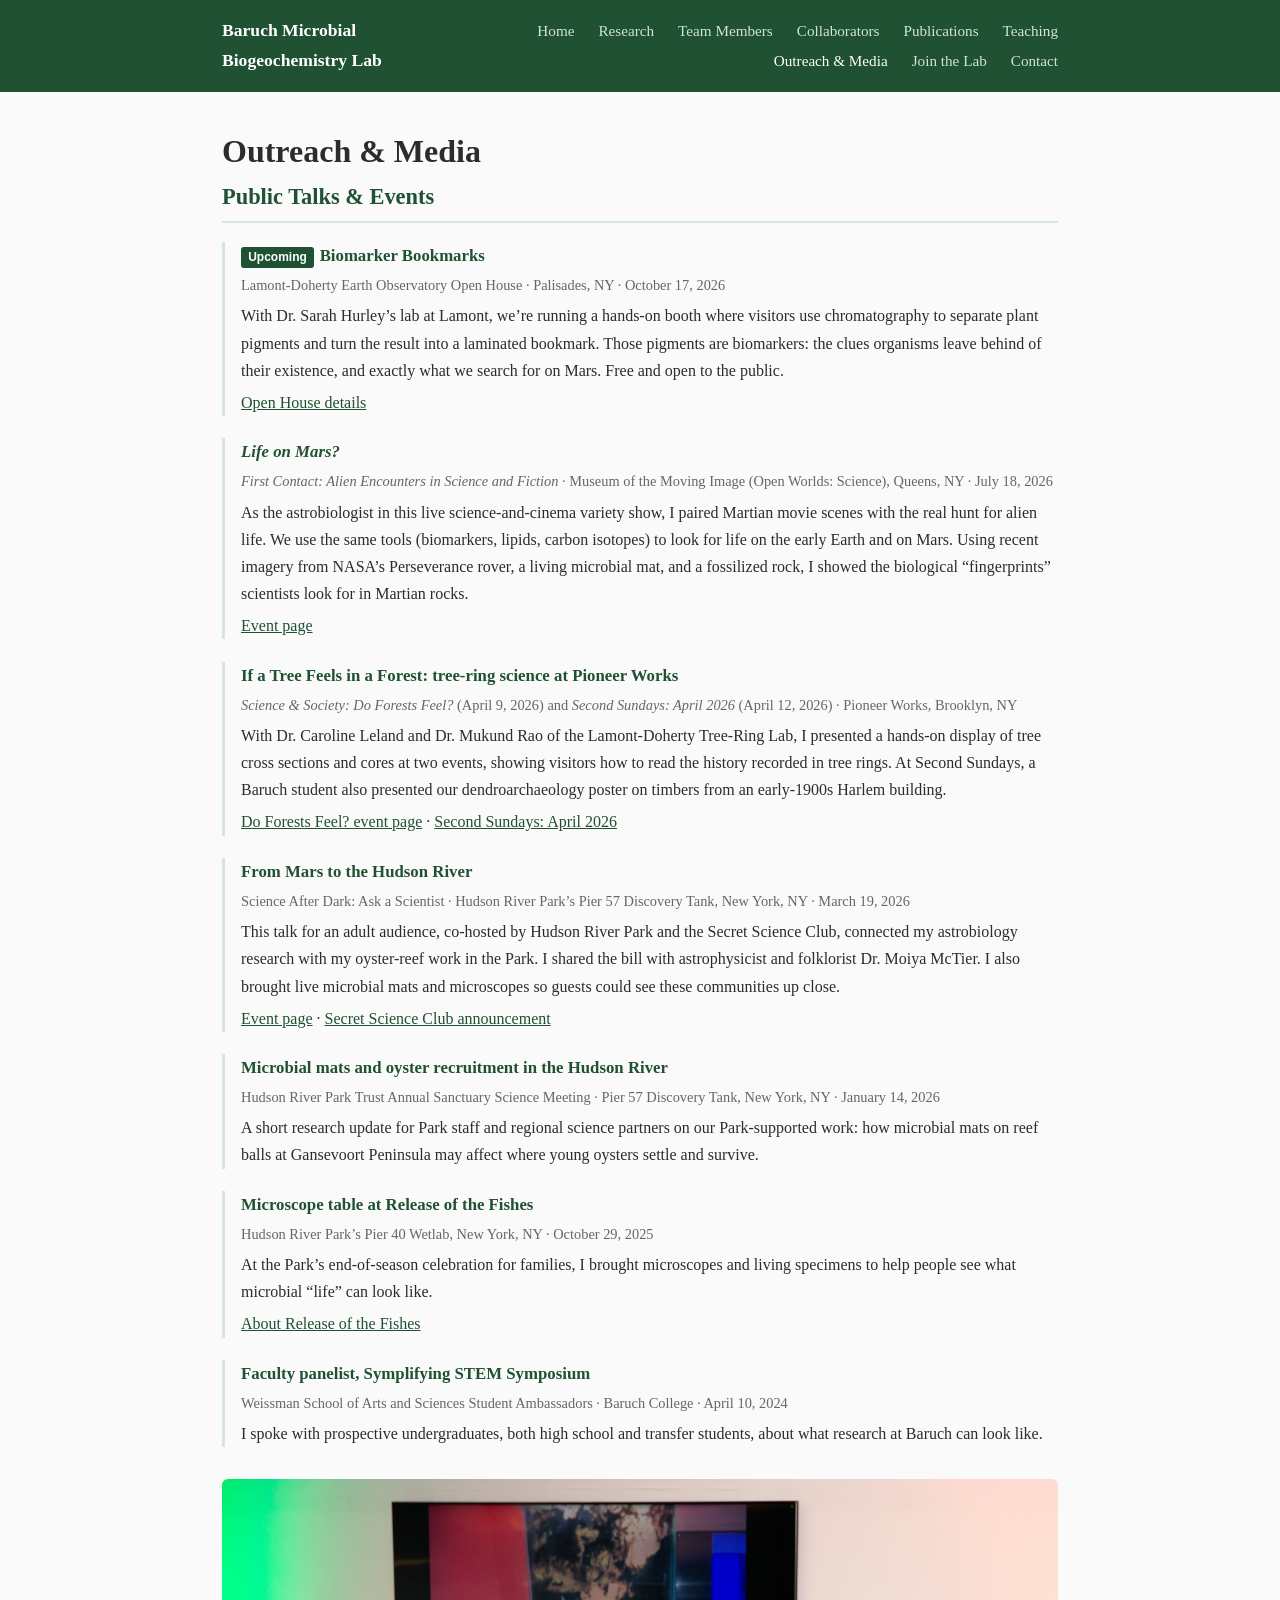
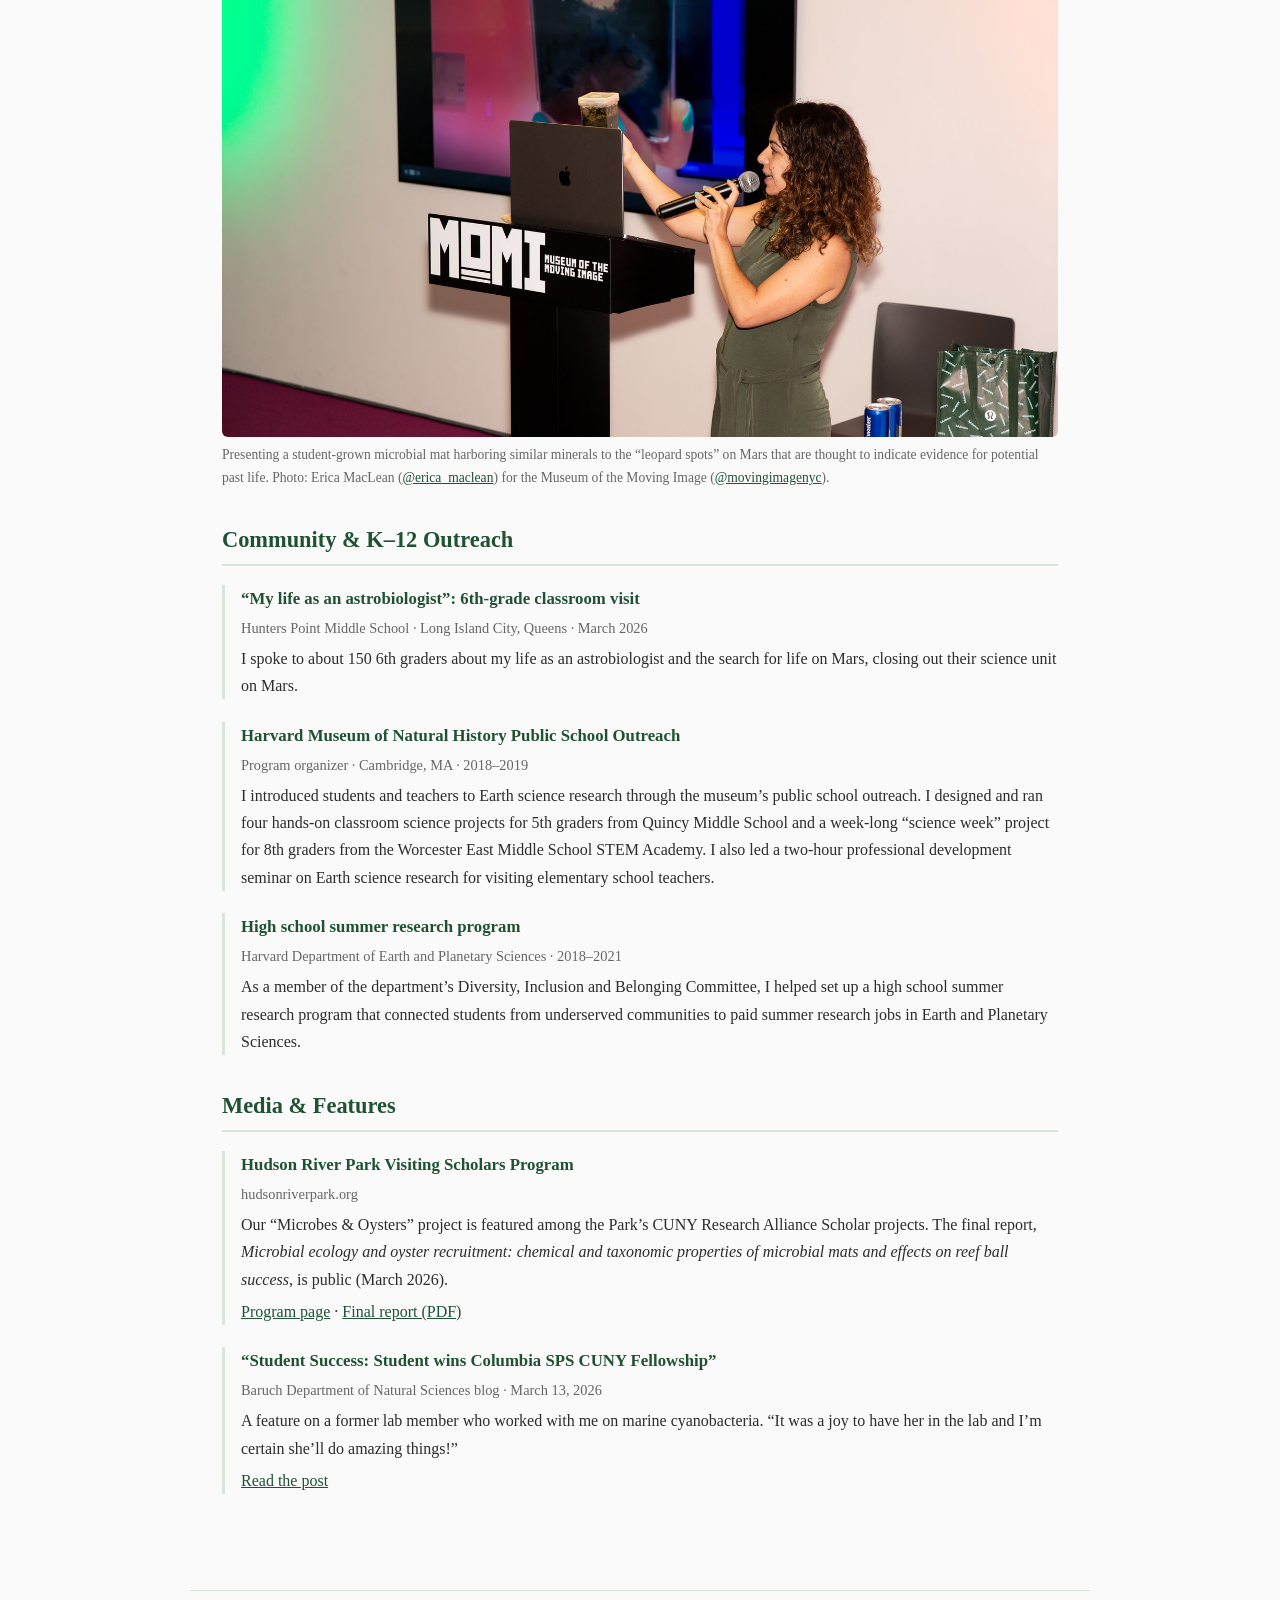
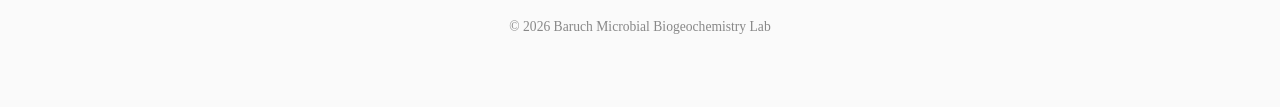
<file: outreach.html>
<!DOCTYPE html>
<html lang="en">
<head>
    <meta charset="UTF-8">
    <meta name="viewport" content="width=device-width, initial-scale=1.0">
    <title>Outreach &amp; Media | Baruch Microbial Biogeochemistry Lab</title>
    <meta name="description" content="Public talks, events and media from Ana Gonzalez-Nayeck and the Baruch Microbial Biogeochemistry Lab, including the Museum of the Moving Image, Pioneer Works and Hudson River Park.">
    <!-- SEO -->
    <link rel="canonical" href="https://acgonzaleznayeck.com/outreach.html">
    <meta property="og:type" content="website">
    <meta property="og:site_name" content="Baruch Microbial Biogeochemistry Lab">
    <meta property="og:title" content="Outreach &amp; Media | Baruch Microbial Biogeochemistry Lab">
    <meta property="og:description" content="Public talks, events and media from Ana Gonzalez-Nayeck and the Baruch Microbial Biogeochemistry Lab, including the Museum of the Moving Image, Pioneer Works and Hudson River Park.">
    <meta property="og:url" content="https://acgonzaleznayeck.com/outreach.html">
    <meta property="og:image" content="https://acgonzaleznayeck.com/images/carousel/cyanobacteria-cultures.jpg">
    <meta property="og:image:width" content="1600">
    <meta property="og:image:height" content="1067">
    <meta property="og:image:alt" content="Flasks of cyanobacteria cultures in a laboratory hood">
    <meta name="twitter:card" content="summary_large_image">
    <!-- /SEO -->
    <link rel="stylesheet" href="style.css">
</head>
<body>
    <nav>
        <div class="nav-container">
            <a href="index.html" class="nav-name">Baruch Microbial Biogeochemistry Lab</a>
            <div class="nav-links">
                <a href="index.html">Home</a>
                <a href="research.html">Research</a>
                <a href="team.html">Team Members</a>
                <a href="collaborators.html">Collaborators</a>
                <a href="publications.html">Publications</a>
                <a href="teaching.html">Teaching</a>
                <a href="outreach.html" class="active">Outreach &amp; Media</a>
                <a href="join.html">Join the Lab</a>
                <a href="contact.html">Contact</a>
            </div>
        </div>
    </nav>

    <main>
        <h1>Outreach &amp; Media</h1>

        <section>
            <h2>Public Talks &amp; Events</h2>
            <ul class="outreach-list">

                <li class="outreach-item">
                    <h3><span class="outreach-tag">Upcoming</span>Biomarker Bookmarks</h3>
                    <p class="outreach-meta">Lamont-Doherty Earth Observatory Open House &middot; Palisades, NY &middot; October 17, 2026</p>
                    <p>With Dr. Sarah Hurley&rsquo;s lab at Lamont, we&rsquo;re running a hands-on booth where visitors use chromatography to separate plant pigments and turn the result into a laminated bookmark. Those pigments are biomarkers: the clues organisms leave behind of their existence, and exactly what we search for on Mars. Free and open to the public.</p>
                    <p><a href="https://openhouse.ldeo.columbia.edu/">Open House details</a></p>
                </li>

                <li class="outreach-item">
                    <h3><em>Life on Mars?</em></h3>
                    <p class="outreach-meta"><em>First Contact: Alien Encounters in Science and Fiction</em> &middot; Museum of the Moving Image (Open Worlds: Science), Queens, NY &middot; July 18, 2026</p>
                    <p>As the astrobiologist in this live science-and-cinema variety show, I paired Martian movie scenes with the real hunt for alien life. We use the same tools (biomarkers, lipids, carbon isotopes) to look for life on the early Earth and on Mars. Using recent imagery from NASA&rsquo;s Perseverance rover, a living microbial mat, and a fossilized rock, I showed the biological &ldquo;fingerprints&rdquo; scientists look for in Martian rocks.</p>
                    <p><a href="https://movingimage.org/event/first-contact-alien-encounters-in-science-and-fiction/">Event page</a></p>
                </li>

                <li class="outreach-item">
                    <h3>If a Tree Feels in a Forest: tree-ring science at Pioneer Works</h3>
                    <p class="outreach-meta"><em>Science &amp; Society: Do Forests Feel?</em> (April 9, 2026) and <em>Second Sundays: April 2026</em> (April 12, 2026) &middot; Pioneer Works, Brooklyn, NY</p>
                    <p>With Dr. Caroline Leland and Dr. Mukund Rao of the Lamont-Doherty Tree-Ring Lab, I presented a hands-on display of tree cross sections and cores at two events, showing visitors how to read the history recorded in tree rings. At Second Sundays, a Baruch student also presented our dendroarchaeology poster on timbers from an early-1900s Harlem building.</p>
                    <p><a href="https://pioneerworks.org/programs/science-and-society-do-forests-feel">Do Forests Feel? event page</a> &middot; <a href="https://pioneerworks.org/programs/second-sundays-april-2026">Second Sundays: April 2026</a></p>
                </li>

                <li class="outreach-item">
                    <h3>From Mars to the Hudson River</h3>
                    <p class="outreach-meta">Science After Dark: Ask a Scientist &middot; Hudson River Park&rsquo;s Pier 57 Discovery Tank, New York, NY &middot; March 19, 2026</p>
                    <p>This talk for an adult audience, co-hosted by Hudson River Park and the Secret Science Club, connected my astrobiology research with my oyster-reef work in the Park. I shared the bill with astrophysicist and folklorist Dr. Moiya McTier. I also brought live microbial mats and microscopes so guests could see these communities up close.</p>
                    <p><a href="https://hudsonriverpark.org/visit/events/event/ask-a-scientist-march-19-2026/">Event page</a> &middot; <a href="http://secretscienceclub.blogspot.com/">Secret Science Club announcement</a></p>
                </li>

                <li class="outreach-item">
                    <h3>Microbial mats and oyster recruitment in the Hudson River</h3>
                    <p class="outreach-meta">Hudson River Park Trust Annual Sanctuary Science Meeting &middot; Pier 57 Discovery Tank, New York, NY &middot; January 14, 2026</p>
                    <p>A short research update for Park staff and regional science partners on our Park-supported work: how microbial mats on reef balls at Gansevoort Peninsula may affect where young oysters settle and survive.</p>
                </li>

                <li class="outreach-item">
                    <h3>Microscope table at Release of the Fishes</h3>
                    <p class="outreach-meta">Hudson River Park&rsquo;s Pier 40 Wetlab, New York, NY &middot; October 29, 2025</p>
                    <p>At the Park&rsquo;s end-of-season celebration for families, I brought microscopes and living specimens to help people see what microbial &ldquo;life&rdquo; can look like.</p>
                    <p><a href="https://hudsonriverpark.org/celebrate-with-hudson-river-wildlife-at-release-of-the-fishes">About Release of the Fishes</a></p>
                </li>

                <li class="outreach-item">
                    <h3>Faculty panelist, Symplifying STEM Symposium</h3>
                    <p class="outreach-meta">Weissman School of Arts and Sciences Student Ambassadors &middot; Baruch College &middot; April 10, 2024</p>
                    <p>I spoke with prospective undergraduates, both high school and transfer students, about what research at Baruch can look like.</p>
                </li>

            </ul>
        </section>

        <div class="outreach-photos">
            <figure class="outreach-photo">
                <img src="images/outreach/momi-life-on-mars-2026.jpg" alt="Ana Gonzalez-Nayeck speaking into a microphone at a Museum of the Moving Image podium, holding up a jar of microbial mat while a close-up of it plays on the screen behind her">
                <figcaption>Presenting a student-grown microbial mat harboring similar minerals to the &ldquo;leopard spots&rdquo; on Mars that are thought to indicate evidence for potential past life. Photo: Erica MacLean (<a href="https://www.instagram.com/erica_maclean/" target="_blank" rel="noopener">@erica_maclean</a>) for the Museum of the Moving Image (<a href="https://www.instagram.com/movingimagenyc/" target="_blank" rel="noopener">@movingimagenyc</a>).</figcaption>
            </figure>
        </div>

        <section>
            <h2>Community &amp; K&ndash;12 Outreach</h2>
            <ul class="outreach-list">

                <li class="outreach-item">
                    <h3>&ldquo;My life as an astrobiologist&rdquo;: 6th-grade classroom visit</h3>
                    <p class="outreach-meta">Hunters Point Middle School &middot; Long Island City, Queens &middot; March 2026</p>
                    <p>I spoke to about 150 6th graders about my life as an astrobiologist and the search for life on Mars, closing out their science unit on Mars.</p>
                </li>

                <li class="outreach-item">
                    <h3>Harvard Museum of Natural History Public School Outreach</h3>
                    <p class="outreach-meta">Program organizer &middot; Cambridge, MA &middot; 2018&ndash;2019</p>
                    <p>I introduced students and teachers to Earth science research through the museum&rsquo;s public school outreach. I designed and ran four hands-on classroom science projects for 5th graders from Quincy Middle School and a week-long &ldquo;science week&rdquo; project for 8th graders from the Worcester East Middle School STEM Academy. I also led a two-hour professional development seminar on Earth science research for visiting elementary school teachers.</p>
                </li>

                <li class="outreach-item">
                    <h3>High school summer research program</h3>
                    <p class="outreach-meta">Harvard Department of Earth and Planetary Sciences &middot; 2018&ndash;2021</p>
                    <p>As a member of the department&rsquo;s Diversity, Inclusion and Belonging Committee, I helped set up a high school summer research program that connected students from underserved communities to paid summer research jobs in Earth and Planetary Sciences.</p>
                </li>

            </ul>
        </section>

        <section>
            <h2>Media &amp; Features</h2>
            <ul class="outreach-list">

                <li class="outreach-item">
                    <h3>Hudson River Park Visiting Scholars Program</h3>
                    <p class="outreach-meta">hudsonriverpark.org</p>
                    <p>Our &ldquo;Microbes &amp; Oysters&rdquo; project is featured among the Park&rsquo;s CUNY Research Alliance Scholar projects. The final report, <em>Microbial ecology and oyster recruitment: chemical and taxonomic properties of microbial mats and effects on reef ball success</em>, is public (March 2026).</p>
                    <p><a href="https://hudsonriverpark.org/the-park/parks-river-project/science/research/visiting-scholars-program/">Program page</a> &middot; <a href="https://hudsonriverpark.org/app/uploads/2026/03/GonzalezNayeck_Final_Report_HRPT_2026.pdf">Final report (PDF)</a></p>
                </li>

                <li class="outreach-item">
                    <h3>&ldquo;Student Success: Student wins Columbia SPS CUNY Fellowship&rdquo;</h3>
                    <p class="outreach-meta">Baruch Department of Natural Sciences blog &middot; March 13, 2026</p>
                    <p>A feature on a former lab member who worked with me on marine cyanobacteria. &ldquo;It was a joy to have her in the lab and I&rsquo;m certain she&rsquo;ll do amazing things!&rdquo;</p>
                    <p><a href="https://blogs.baruch.cuny.edu/naturalsciences/?p=1043">Read the post</a></p>
                </li>


            </ul>
        </section>
    </main>

    <footer>
        <p>&copy; 2026 Baruch Microbial Biogeochemistry Lab</p>
    </footer>
</body>
</html>
</file>
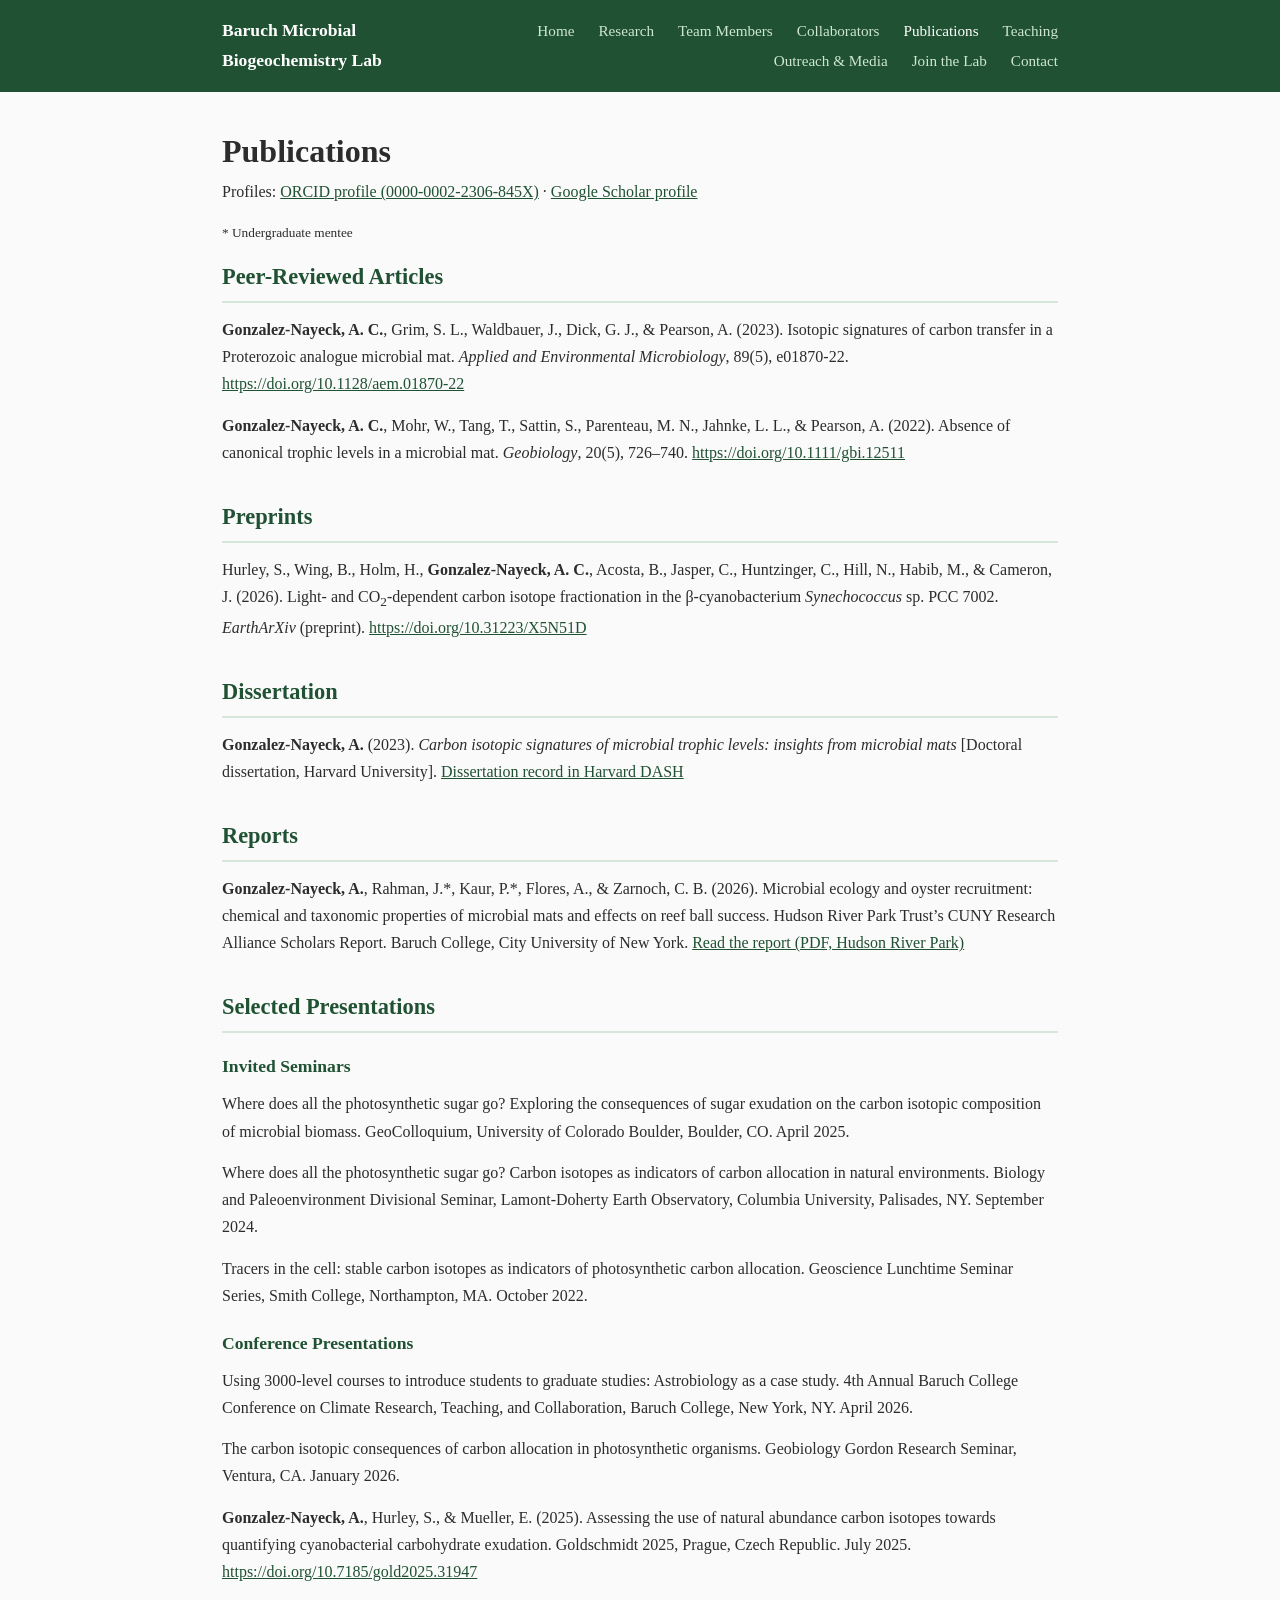
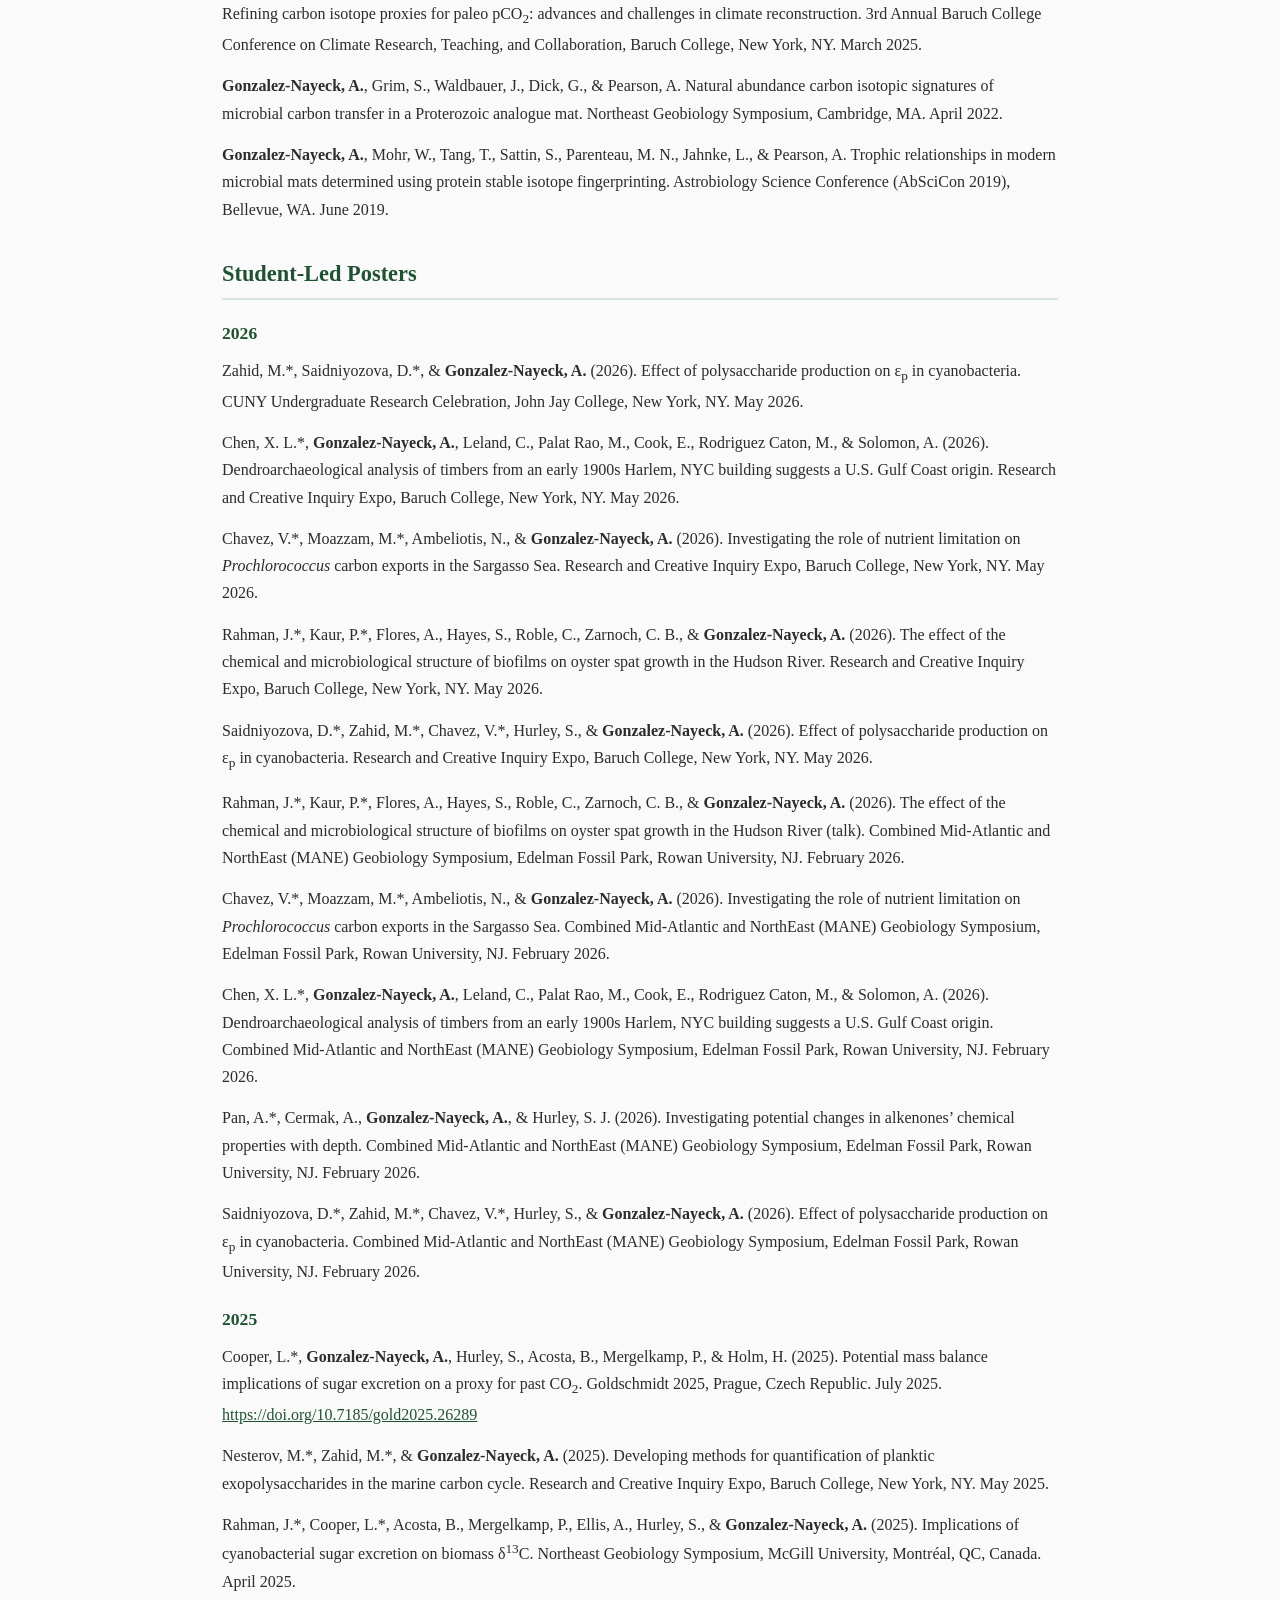
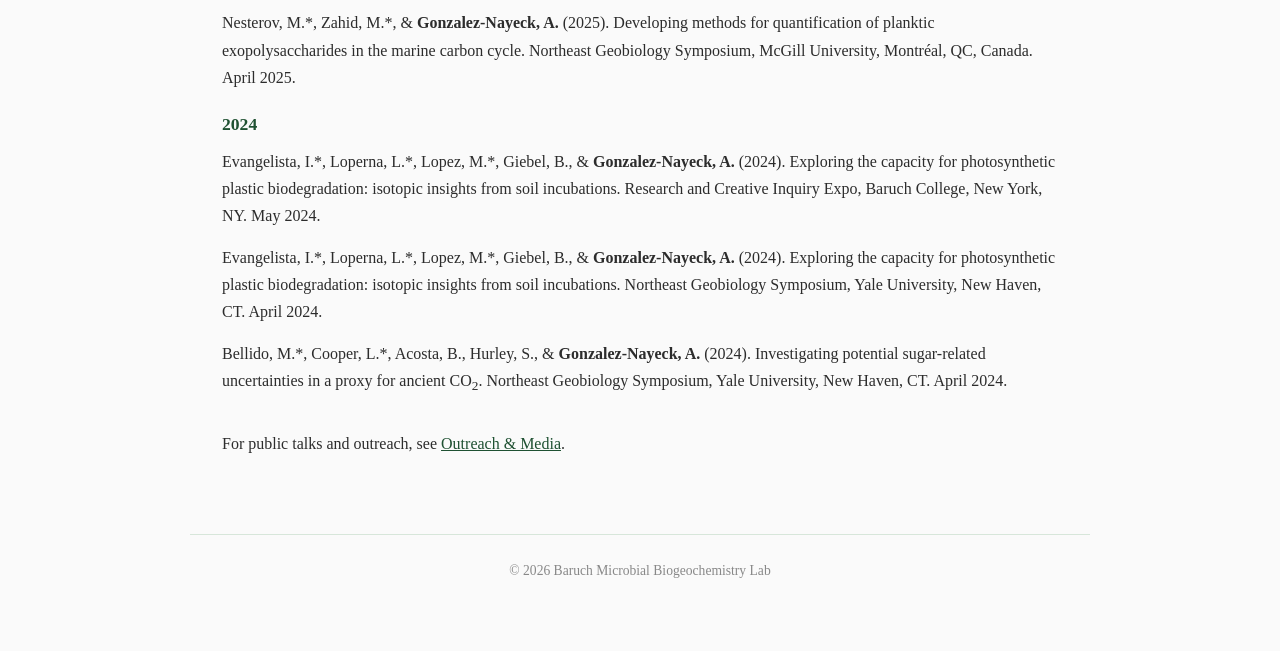
<file: publications.html>
<!DOCTYPE html>
<html lang="en">
<head>
    <meta charset="UTF-8">
    <meta name="viewport" content="width=device-width, initial-scale=1.0">
    <title>Publications | Baruch Microbial Biogeochemistry Lab</title>
    <meta name="description" content="Publications by Ana Gonzalez-Nayeck and the Baruch Microbial Biogeochemistry Lab: peer-reviewed articles, preprints, reports, presentations and student-led posters.">
    <!-- SEO -->
    <link rel="canonical" href="https://acgonzaleznayeck.com/publications.html">
    <meta property="og:type" content="website">
    <meta property="og:site_name" content="Baruch Microbial Biogeochemistry Lab">
    <meta property="og:title" content="Publications | Baruch Microbial Biogeochemistry Lab">
    <meta property="og:description" content="Publications by Ana Gonzalez-Nayeck and the Baruch Microbial Biogeochemistry Lab: peer-reviewed articles, preprints, reports, presentations and student-led posters.">
    <meta property="og:url" content="https://acgonzaleznayeck.com/publications.html">
    <meta property="og:image" content="https://acgonzaleznayeck.com/images/carousel/cyanobacteria-cultures.jpg">
    <meta property="og:image:width" content="1600">
    <meta property="og:image:height" content="1067">
    <meta property="og:image:alt" content="Flasks of cyanobacteria cultures in a laboratory hood">
    <meta name="twitter:card" content="summary_large_image">
    <!-- /SEO -->
    <link rel="stylesheet" href="style.css">
</head>
<body>
    <nav>
        <div class="nav-container">
            <a href="index.html" class="nav-name">Baruch Microbial Biogeochemistry Lab</a>
            <div class="nav-links">
                <a href="index.html">Home</a>
                <a href="research.html">Research</a>
                <a href="team.html">Team Members</a>
                <a href="collaborators.html">Collaborators</a>
                <a href="publications.html" class="active">Publications</a>
                <a href="teaching.html">Teaching</a>
                <a href="outreach.html">Outreach &amp; Media</a>
                <a href="join.html">Join the Lab</a>
                <a href="contact.html">Contact</a>
            </div>
        </div>
    </nav>

    <main>
        <h1>Publications</h1>

        <p>
            Profiles:
            <a href="https://orcid.org/0000-0002-2306-845X">ORCID profile (0000-0002-2306-845X)</a> &middot;
            <a href="https://scholar.google.com/citations?user=NFTuG_4AAAAJ&amp;hl=en">Google Scholar profile</a>
        </p>

        <p><small>* Undergraduate mentee</small></p>

        <section>
            <h2>Peer-Reviewed Articles</h2>
            <ul class="publication-list">
                <li>
                    <strong>Gonzalez-Nayeck, A. C.</strong>, Grim, S. L., Waldbauer, J., Dick, G. J., &amp; Pearson, A. (2023).
                    Isotopic signatures of carbon transfer in a Proterozoic analogue microbial mat.
                    <em>Applied and Environmental Microbiology</em>, 89(5), e01870-22.
                    <a href="https://doi.org/10.1128/aem.01870-22">https://doi.org/10.1128/aem.01870-22</a>
                </li>
                <li>
                    <strong>Gonzalez-Nayeck, A. C.</strong>, Mohr, W., Tang, T., Sattin, S., Parenteau, M. N., Jahnke, L. L., &amp; Pearson, A. (2022).
                    Absence of canonical trophic levels in a microbial mat.
                    <em>Geobiology</em>, 20(5), 726&ndash;740.
                    <a href="https://doi.org/10.1111/gbi.12511">https://doi.org/10.1111/gbi.12511</a>
                </li>
            </ul>
        </section>

        <section>
            <h2>Preprints</h2>
            <ul class="publication-list">
                <li>
                    Hurley, S., Wing, B., Holm, H., <strong>Gonzalez-Nayeck, A. C.</strong>, Acosta, B., Jasper, C., Huntzinger, C., Hill, N., Habib, M., &amp; Cameron, J. (2026).
                    Light- and CO<sub>2</sub>-dependent carbon isotope fractionation in the &beta;-cyanobacterium <em>Synechococcus</em> sp. PCC 7002.
                    <em>EarthArXiv</em> (preprint).
                    <a href="https://doi.org/10.31223/X5N51D">https://doi.org/10.31223/X5N51D</a>
                </li>
            </ul>
        </section>

        <section>
            <h2>Dissertation</h2>
            <ul class="publication-list">
                <li>
                    <strong>Gonzalez-Nayeck, A.</strong> (2023).
                    <em>Carbon isotopic signatures of microbial trophic levels: insights from microbial mats</em>
                    [Doctoral dissertation, Harvard University].
                    <a href="https://dash.harvard.edu/entities/publication/bf279fef-02f9-44a1-ae71-9aa450d9d057">Dissertation record in Harvard DASH</a>
                </li>
            </ul>
        </section>

        <section>
            <h2>Reports</h2>
            <ul class="publication-list">
                <li>
                    <strong>Gonzalez-Nayeck, A.</strong>, Rahman, J.*, Kaur, P.*, Flores, A., &amp; Zarnoch, C. B. (2026).
                    Microbial ecology and oyster recruitment: chemical and taxonomic properties of microbial mats and effects on reef ball success.
                    Hudson River Park Trust&rsquo;s CUNY Research Alliance Scholars Report. Baruch College, City University of New York.
                    <a href="https://hudsonriverpark.org/app/uploads/2026/03/GonzalezNayeck_Final_Report_HRPT_2026.pdf">Read the report (PDF, Hudson River Park)</a>
                </li>
            </ul>
        </section>

        <section>
            <h2>Selected Presentations</h2>

            <h3>Invited Seminars</h3>
            <ul class="publication-list">
                <li>
                    Where does all the photosynthetic sugar go? Exploring the consequences of sugar exudation on the carbon isotopic composition of microbial biomass.
                    GeoColloquium, University of Colorado Boulder, Boulder, CO. April 2025.
                </li>
                <li>
                    Where does all the photosynthetic sugar go? Carbon isotopes as indicators of carbon allocation in natural environments.
                    Biology and Paleoenvironment Divisional Seminar, Lamont-Doherty Earth Observatory, Columbia University, Palisades, NY. September 2024.
                </li>
                <li>
                    Tracers in the cell: stable carbon isotopes as indicators of photosynthetic carbon allocation.
                    Geoscience Lunchtime Seminar Series, Smith College, Northampton, MA. October 2022.
                </li>
            </ul>

            <h3>Conference Presentations</h3>
            <ul class="publication-list">
                <li>
                    Using 3000-level courses to introduce students to graduate studies: Astrobiology as a case study.
                    4th Annual Baruch College Conference on Climate Research, Teaching, and Collaboration, Baruch College, New York, NY. April 2026.
                </li>
                <li>
                    The carbon isotopic consequences of carbon allocation in photosynthetic organisms.
                    Geobiology Gordon Research Seminar, Ventura, CA. January 2026.
                </li>
                <li>
                    <strong>Gonzalez-Nayeck, A.</strong>, Hurley, S., &amp; Mueller, E. (2025).
                    Assessing the use of natural abundance carbon isotopes towards quantifying cyanobacterial carbohydrate exudation.
                    Goldschmidt 2025, Prague, Czech Republic. July 2025.
                    <a href="https://doi.org/10.7185/gold2025.31947">https://doi.org/10.7185/gold2025.31947</a>
                </li>
                <li>
                    Refining carbon isotope proxies for paleo pCO<sub>2</sub>: advances and challenges in climate reconstruction.
                    3rd Annual Baruch College Conference on Climate Research, Teaching, and Collaboration, Baruch College, New York, NY. March 2025.
                </li>
                <li>
                    <strong>Gonzalez-Nayeck, A.</strong>, Grim, S., Waldbauer, J., Dick, G., &amp; Pearson, A.
                    Natural abundance carbon isotopic signatures of microbial carbon transfer in a Proterozoic analogue mat.
                    Northeast Geobiology Symposium, Cambridge, MA. April 2022.
                </li>
                <li>
                    <strong>Gonzalez-Nayeck, A.</strong>, Mohr, W., Tang, T., Sattin, S., Parenteau, M. N., Jahnke, L., &amp; Pearson, A.
                    Trophic relationships in modern microbial mats determined using protein stable isotope fingerprinting.
                    Astrobiology Science Conference (AbSciCon 2019), Bellevue, WA. June 2019.
                </li>
            </ul>
        </section>

        <section id="student-posters">
            <h2>Student-Led Posters</h2>

            <h3>2026</h3>
            <ul class="publication-list">
                <li>
                    Zahid, M.*, Saidniyozova, D.*, &amp; <strong>Gonzalez-Nayeck, A.</strong> (2026).
                    Effect of polysaccharide production on &epsilon;<sub>p</sub> in cyanobacteria.
                    CUNY Undergraduate Research Celebration, John Jay College, New York, NY. May 2026.
                </li>
                <li>
                    Chen, X. L.*, <strong>Gonzalez-Nayeck, A.</strong>, Leland, C., Palat Rao, M., Cook, E., Rodriguez Caton, M., &amp; Solomon, A. (2026).
                    Dendroarchaeological analysis of timbers from an early 1900s Harlem, NYC building suggests a U.S. Gulf Coast origin.
                    Research and Creative Inquiry Expo, Baruch College, New York, NY. May 2026.
                </li>
                <li>
                    Chavez, V.*, Moazzam, M.*, Ambeliotis, N., &amp; <strong>Gonzalez-Nayeck, A.</strong> (2026).
                    Investigating the role of nutrient limitation on <em>Prochlorococcus</em> carbon exports in the Sargasso Sea.
                    Research and Creative Inquiry Expo, Baruch College, New York, NY. May 2026.
                </li>
                <li>
                    Rahman, J.*, Kaur, P.*, Flores, A., Hayes, S., Roble, C., Zarnoch, C. B., &amp; <strong>Gonzalez-Nayeck, A.</strong> (2026).
                    The effect of the chemical and microbiological structure of biofilms on oyster spat growth in the Hudson River.
                    Research and Creative Inquiry Expo, Baruch College, New York, NY. May 2026.
                </li>
                <li>
                    Saidniyozova, D.*, Zahid, M.*, Chavez, V.*, Hurley, S., &amp; <strong>Gonzalez-Nayeck, A.</strong> (2026).
                    Effect of polysaccharide production on &epsilon;<sub>p</sub> in cyanobacteria.
                    Research and Creative Inquiry Expo, Baruch College, New York, NY. May 2026.
                </li>
                <li>
                    Rahman, J.*, Kaur, P.*, Flores, A., Hayes, S., Roble, C., Zarnoch, C. B., &amp; <strong>Gonzalez-Nayeck, A.</strong> (2026).
                    The effect of the chemical and microbiological structure of biofilms on oyster spat growth in the Hudson River (talk).
                    Combined Mid-Atlantic and NorthEast (MANE) Geobiology Symposium, Edelman Fossil Park, Rowan University, NJ. February 2026.
                </li>
                <li>
                    Chavez, V.*, Moazzam, M.*, Ambeliotis, N., &amp; <strong>Gonzalez-Nayeck, A.</strong> (2026).
                    Investigating the role of nutrient limitation on <em>Prochlorococcus</em> carbon exports in the Sargasso Sea.
                    Combined Mid-Atlantic and NorthEast (MANE) Geobiology Symposium, Edelman Fossil Park, Rowan University, NJ. February 2026.
                </li>
                <li>
                    Chen, X. L.*, <strong>Gonzalez-Nayeck, A.</strong>, Leland, C., Palat Rao, M., Cook, E., Rodriguez Caton, M., &amp; Solomon, A. (2026).
                    Dendroarchaeological analysis of timbers from an early 1900s Harlem, NYC building suggests a U.S. Gulf Coast origin.
                    Combined Mid-Atlantic and NorthEast (MANE) Geobiology Symposium, Edelman Fossil Park, Rowan University, NJ. February 2026.
                </li>
                <li>
                    Pan, A.*, Cermak, A., <strong>Gonzalez-Nayeck, A.</strong>, &amp; Hurley, S. J. (2026).
                    Investigating potential changes in alkenones&rsquo; chemical properties with depth.
                    Combined Mid-Atlantic and NorthEast (MANE) Geobiology Symposium, Edelman Fossil Park, Rowan University, NJ. February 2026.
                </li>
                <li>
                    Saidniyozova, D.*, Zahid, M.*, Chavez, V.*, Hurley, S., &amp; <strong>Gonzalez-Nayeck, A.</strong> (2026).
                    Effect of polysaccharide production on &epsilon;<sub>p</sub> in cyanobacteria.
                    Combined Mid-Atlantic and NorthEast (MANE) Geobiology Symposium, Edelman Fossil Park, Rowan University, NJ. February 2026.
                </li>
            </ul>

            <h3>2025</h3>
            <ul class="publication-list">
                <li>
                    Cooper, L.*, <strong>Gonzalez-Nayeck, A.</strong>, Hurley, S., Acosta, B., Mergelkamp, P., &amp; Holm, H. (2025).
                    Potential mass balance implications of sugar excretion on a proxy for past CO<sub>2</sub>.
                    Goldschmidt 2025, Prague, Czech Republic. July 2025.
                    <a href="https://doi.org/10.7185/gold2025.26289">https://doi.org/10.7185/gold2025.26289</a>
                </li>
                <li>
                    Nesterov, M.*, Zahid, M.*, &amp; <strong>Gonzalez-Nayeck, A.</strong> (2025).
                    Developing methods for quantification of planktic exopolysaccharides in the marine carbon cycle.
                    Research and Creative Inquiry Expo, Baruch College, New York, NY. May 2025.
                </li>
                <li>
                    Rahman, J.*, Cooper, L.*, Acosta, B., Mergelkamp, P., Ellis, A., Hurley, S., &amp; <strong>Gonzalez-Nayeck, A.</strong> (2025).
                    Implications of cyanobacterial sugar excretion on biomass &delta;<sup>13</sup>C.
                    Northeast Geobiology Symposium, McGill University, Montr&eacute;al, QC, Canada. April 2025.
                </li>
                <li>
                    Nesterov, M.*, Zahid, M.*, &amp; <strong>Gonzalez-Nayeck, A.</strong> (2025).
                    Developing methods for quantification of planktic exopolysaccharides in the marine carbon cycle.
                    Northeast Geobiology Symposium, McGill University, Montr&eacute;al, QC, Canada. April 2025.
                </li>
            </ul>

            <h3>2024</h3>
            <ul class="publication-list">
                <li>
                    Evangelista, I.*, Loperna, L.*, Lopez, M.*, Giebel, B., &amp; <strong>Gonzalez-Nayeck, A.</strong> (2024).
                    Exploring the capacity for photosynthetic plastic biodegradation: isotopic insights from soil incubations.
                    Research and Creative Inquiry Expo, Baruch College, New York, NY. May 2024.
                </li>
                <li>
                    Evangelista, I.*, Loperna, L.*, Lopez, M.*, Giebel, B., &amp; <strong>Gonzalez-Nayeck, A.</strong> (2024).
                    Exploring the capacity for photosynthetic plastic biodegradation: isotopic insights from soil incubations.
                    Northeast Geobiology Symposium, Yale University, New Haven, CT. April 2024.
                </li>
                <li>
                    Bellido, M.*, Cooper, L.*, Acosta, B., Hurley, S., &amp; <strong>Gonzalez-Nayeck, A.</strong> (2024).
                    Investigating potential sugar-related uncertainties in a proxy for ancient CO<sub>2</sub>.
                    Northeast Geobiology Symposium, Yale University, New Haven, CT. April 2024.
                </li>
            </ul>
        </section>

        <p>For public talks and outreach, see <a href="outreach.html">Outreach &amp; Media</a>.</p>
    </main>

    <footer>
        <p>&copy; 2026 Baruch Microbial Biogeochemistry Lab</p>
    </footer>
</body>
</html>
</file>
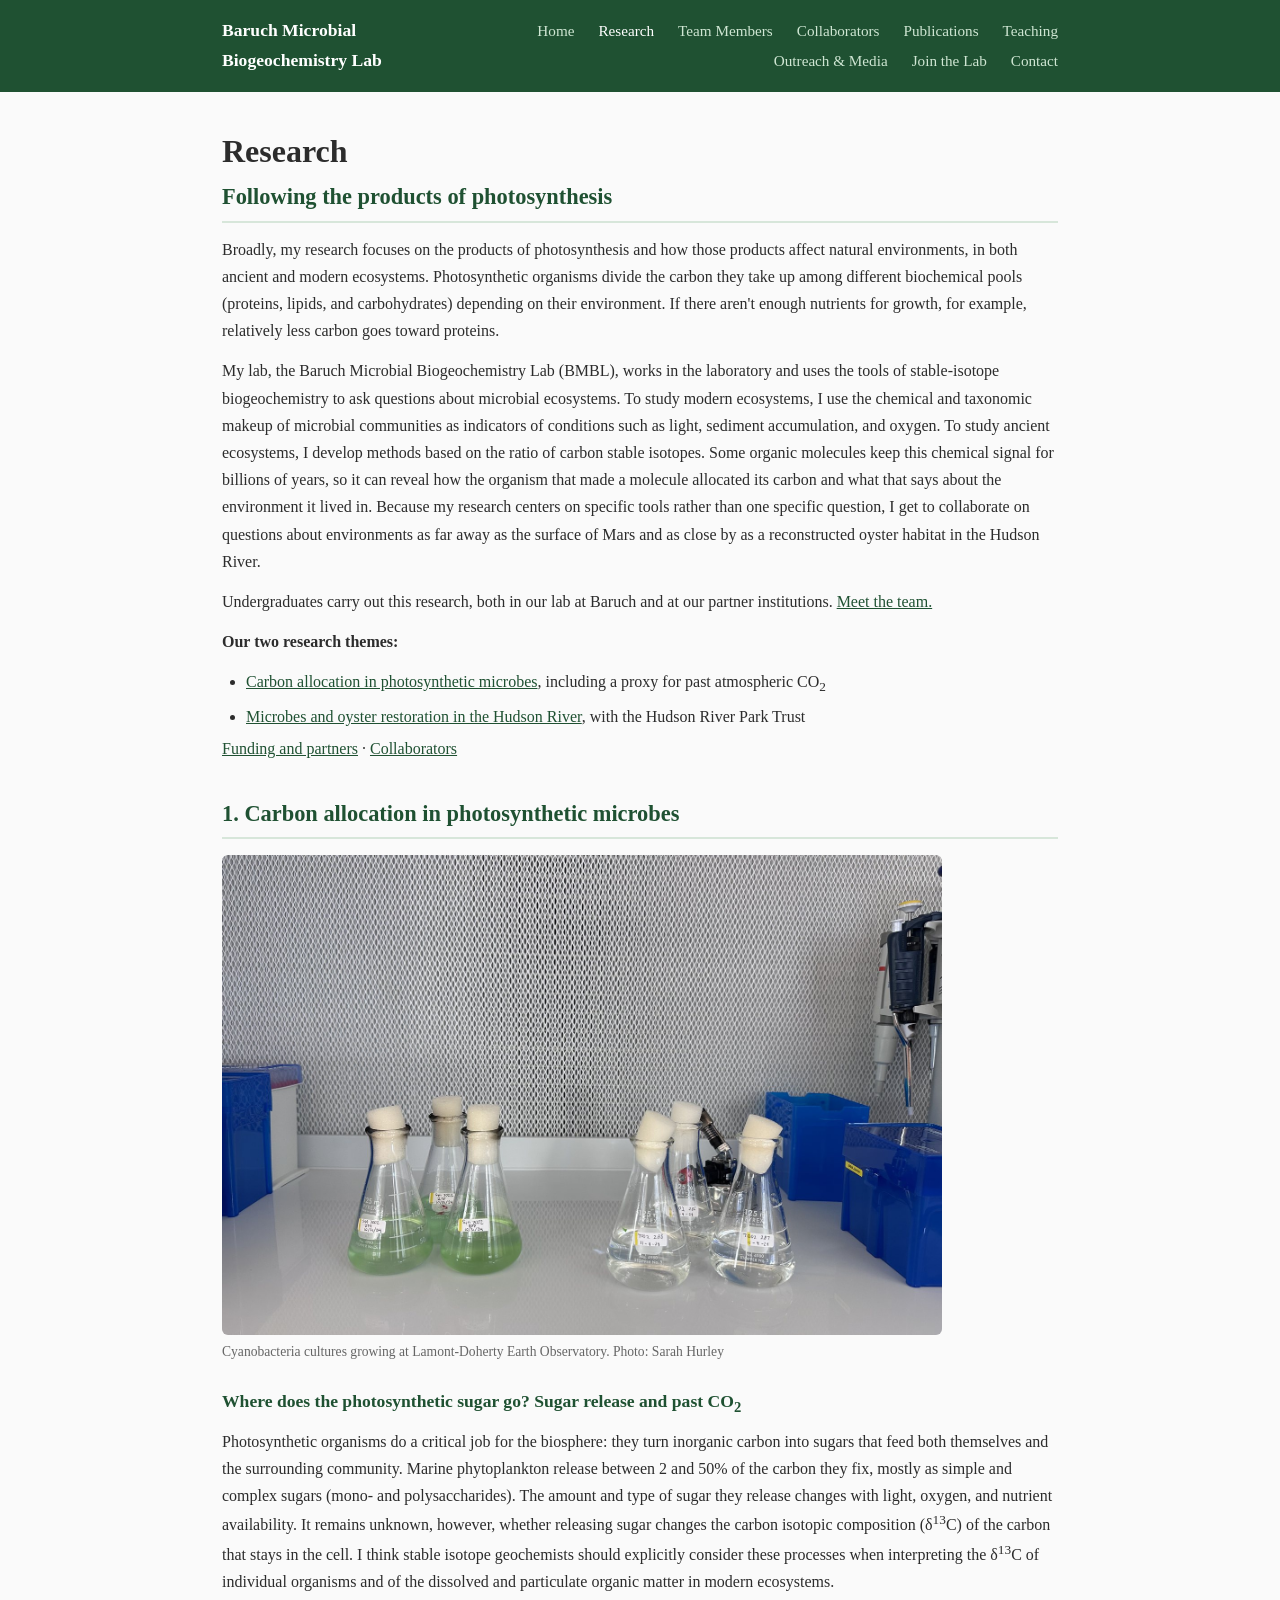
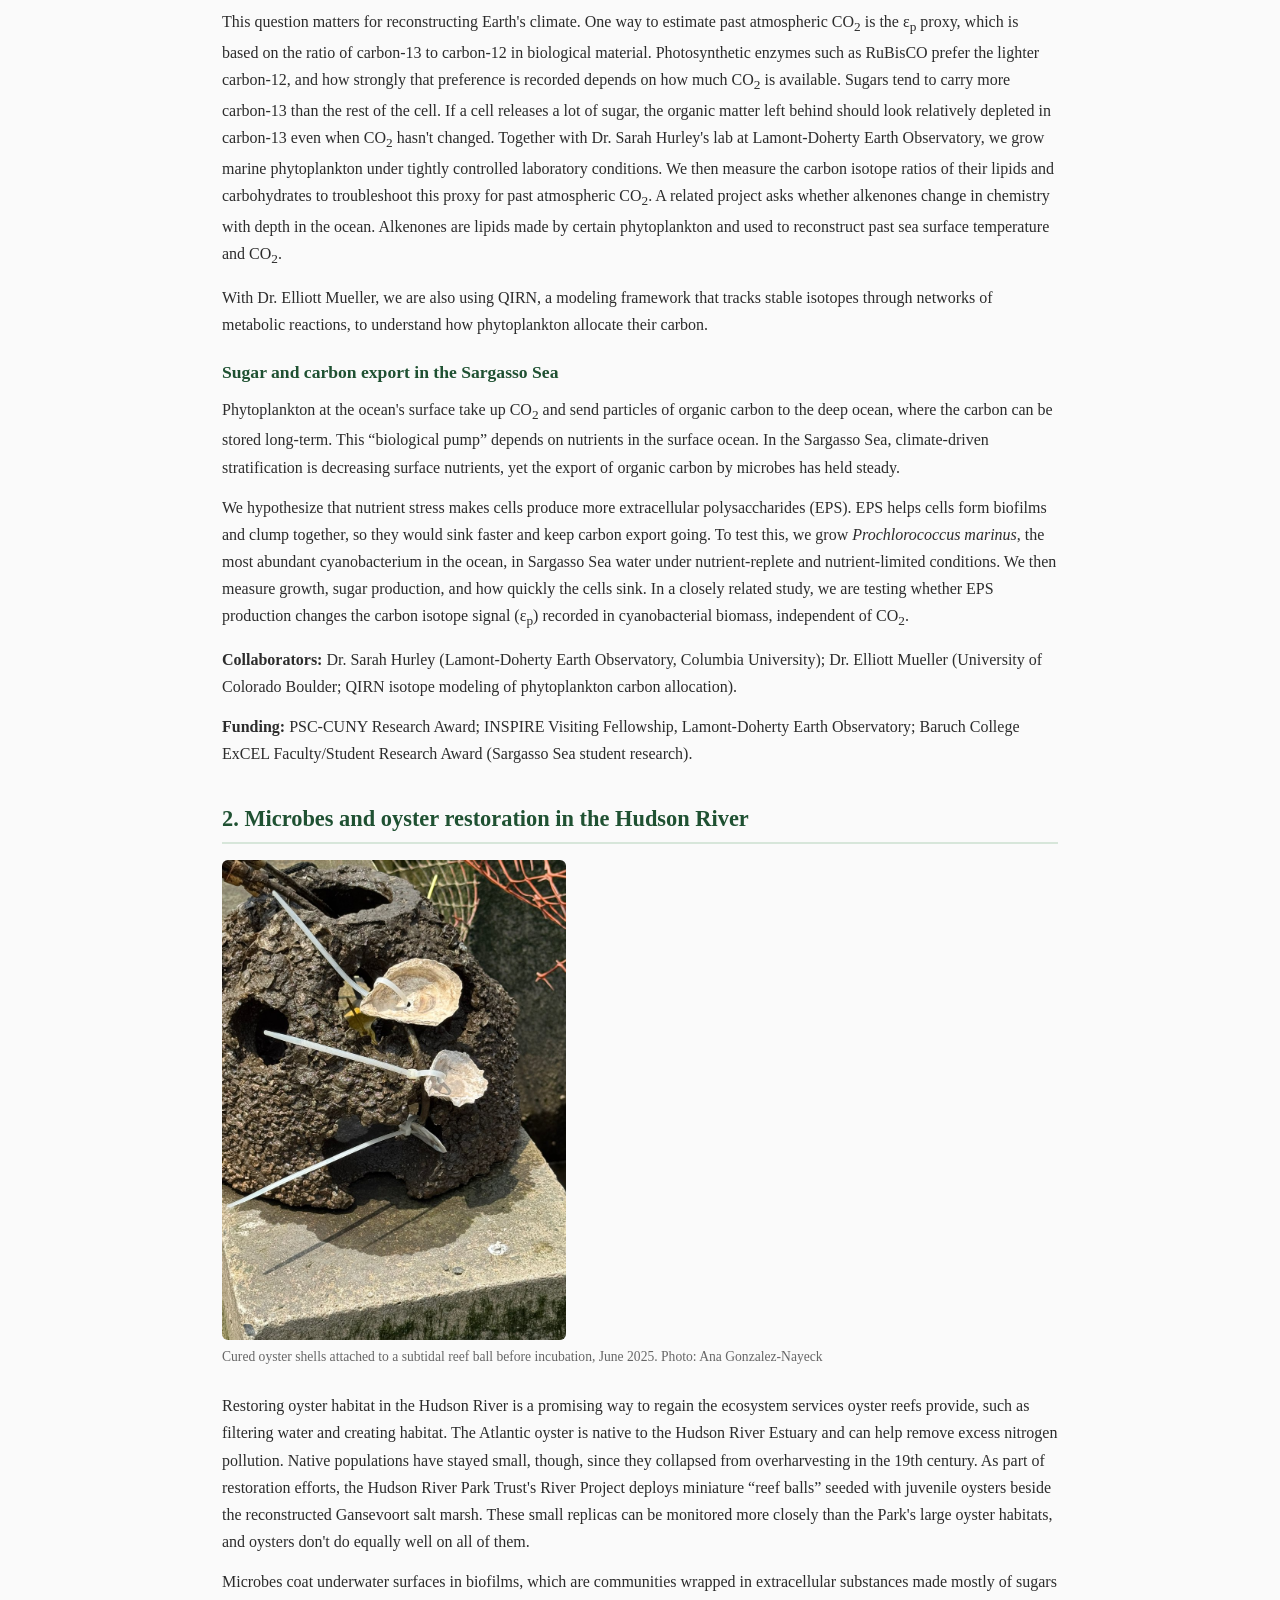
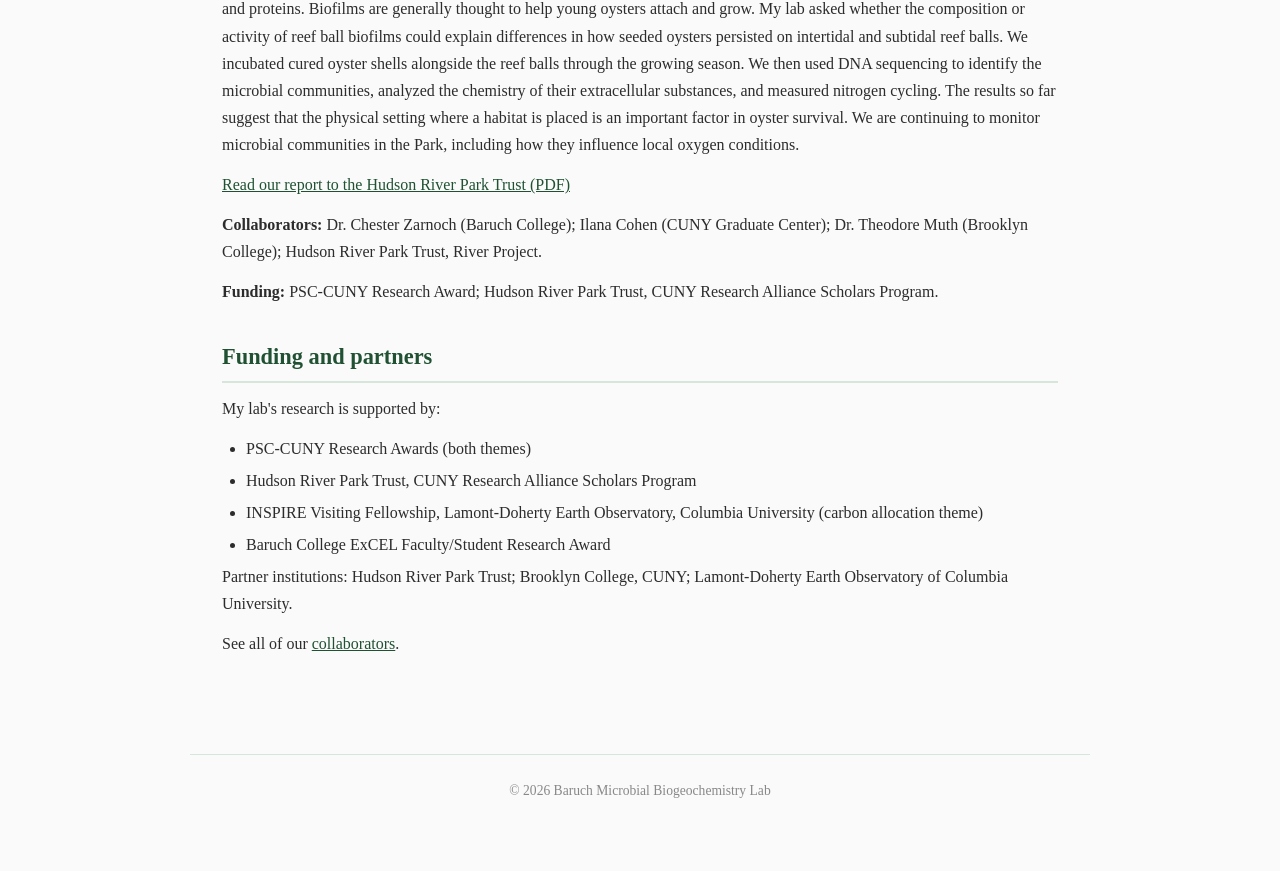
<file: research.html>
<!DOCTYPE html>
<html lang="en">
<head>
    <meta charset="UTF-8">
    <meta name="viewport" content="width=device-width, initial-scale=1.0">
    <title>Research | Baruch Microbial Biogeochemistry Lab</title>
    <meta name="description" content="Research in the Baruch Microbial Biogeochemistry Lab (Baruch College, CUNY): carbon allocation in photosynthetic microbes, including a proxy for past atmospheric CO2, and microbes and oyster restoration in the Hudson River with the Hudson River Park Trust.">
    <!-- SEO -->
    <link rel="canonical" href="https://acgonzaleznayeck.com/research.html">
    <meta property="og:type" content="website">
    <meta property="og:site_name" content="Baruch Microbial Biogeochemistry Lab">
    <meta property="og:title" content="Research | Baruch Microbial Biogeochemistry Lab">
    <meta property="og:description" content="Research in the Baruch Microbial Biogeochemistry Lab (Baruch College, CUNY): carbon allocation in photosynthetic microbes, including a proxy for past atmospheric CO2, and microbes and oyster restoration in the Hudson River with the Hudson River Park Trust.">
    <meta property="og:url" content="https://acgonzaleznayeck.com/research.html">
    <meta property="og:image" content="https://acgonzaleznayeck.com/images/carousel/cyanobacteria-cultures.jpg">
    <meta property="og:image:width" content="1600">
    <meta property="og:image:height" content="1067">
    <meta property="og:image:alt" content="Flasks of cyanobacteria cultures in a laboratory hood">
    <meta name="twitter:card" content="summary_large_image">
    <!-- /SEO -->
    <link rel="stylesheet" href="style.css">
</head>
<body>
    <nav>
        <div class="nav-container">
            <a href="index.html" class="nav-name">Baruch Microbial Biogeochemistry Lab</a>
            <div class="nav-links">
                <a href="index.html">Home</a>
                <a href="research.html" class="active">Research</a>
                <a href="team.html">Team Members</a>
                <a href="collaborators.html">Collaborators</a>
                <a href="publications.html">Publications</a>
                <a href="teaching.html">Teaching</a>
                <a href="outreach.html">Outreach &amp; Media</a>
                <a href="join.html">Join the Lab</a>
                <a href="contact.html">Contact</a>
            </div>
        </div>
    </nav>

    <main>
        <h1>Research</h1>

        <section id="overview" aria-labelledby="overview-heading">
            <h2 id="overview-heading">Following the products of photosynthesis</h2>
            <p>Broadly, my research focuses on the products of photosynthesis and how those products affect natural environments, in both ancient and modern ecosystems. Photosynthetic organisms divide the carbon they take up among different biochemical pools (proteins, lipids, and carbohydrates) depending on their environment. If there aren't enough nutrients for growth, for example, relatively less carbon goes toward proteins.</p>
            <p>My lab, the Baruch Microbial Biogeochemistry Lab (BMBL), works in the laboratory and uses the tools of stable-isotope biogeochemistry to ask questions about microbial ecosystems. To study modern ecosystems, I use the chemical and taxonomic makeup of microbial communities as indicators of conditions such as light, sediment accumulation, and oxygen. To study ancient ecosystems, I develop methods based on the ratio of carbon stable isotopes. Some organic molecules keep this chemical signal for billions of years, so it can reveal how the organism that made a molecule allocated its carbon and what that says about the environment it lived in. Because my research centers on specific tools rather than one specific question, I get to collaborate on questions about environments as far away as the surface of Mars and as close by as a reconstructed oyster habitat in the Hudson River.</p>
            <p>Undergraduates carry out this research, both in our lab at Baruch and at our partner institutions. <a href="team.html">Meet the team.</a></p>

            <p><strong>Our two research themes:</strong></p>
            <ul>
                <li><a href="#carbon-allocation">Carbon allocation in photosynthetic microbes</a>, including a proxy for past atmospheric CO<sub>2</sub></li>
                <li><a href="#oysters">Microbes and oyster restoration in the Hudson River</a>, with the Hudson River Park Trust</li>
            </ul>
            <p><a href="#funding">Funding and partners</a> &middot; <a href="collaborators.html">Collaborators</a></p>
        </section>

        <section id="carbon-allocation" aria-labelledby="carbon-allocation-heading">
            <h2 id="carbon-allocation-heading">1. Carbon allocation in photosynthetic microbes</h2>
            <figure class="research-figure">
                <img src="images/carousel/cyanobacteria-cultures.jpg" alt="Flasks of cyanobacteria cultures in a laboratory hood, some green with growth and some still clear">
                <figcaption>Cyanobacteria cultures growing at Lamont-Doherty Earth Observatory. Photo: Sarah Hurley</figcaption>
            </figure>

            <h3 id="sugar-co2">Where does the photosynthetic sugar go? Sugar release and past CO<sub>2</sub></h3>
            <p>Photosynthetic organisms do a critical job for the biosphere: they turn inorganic carbon into sugars that feed both themselves and the surrounding community. Marine phytoplankton release between 2 and 50% of the carbon they fix, mostly as simple and complex sugars (mono- and polysaccharides). The amount and type of sugar they release changes with light, oxygen, and nutrient availability. It remains unknown, however, whether releasing sugar changes the carbon isotopic composition (&delta;<sup>13</sup>C) of the carbon that stays in the cell. I think stable isotope geochemists should explicitly consider these processes when interpreting the &delta;<sup>13</sup>C of individual organisms and of the dissolved and particulate organic matter in modern ecosystems.</p>
            <p>This question matters for reconstructing Earth's climate. One way to estimate past atmospheric CO<sub>2</sub> is the &epsilon;<sub>p</sub> proxy, which is based on the ratio of carbon-13 to carbon-12 in biological material. Photosynthetic enzymes such as RuBisCO prefer the lighter carbon-12, and how strongly that preference is recorded depends on how much CO<sub>2</sub> is available. Sugars tend to carry more carbon-13 than the rest of the cell. If a cell releases a lot of sugar, the organic matter left behind should look relatively depleted in carbon-13 even when CO<sub>2</sub> hasn't changed. Together with Dr. Sarah Hurley's lab at Lamont-Doherty Earth Observatory, we grow marine phytoplankton under tightly controlled laboratory conditions. We then measure the carbon isotope ratios of their lipids and carbohydrates to troubleshoot this proxy for past atmospheric CO<sub>2</sub>. A related project asks whether alkenones change in chemistry with depth in the ocean. Alkenones are lipids made by certain phytoplankton and used to reconstruct past sea surface temperature and CO<sub>2</sub>.</p>
            <p>With Dr. Elliott Mueller, we are also using QIRN, a modeling framework that tracks stable isotopes through networks of metabolic reactions, to understand how phytoplankton allocate their carbon.</p>

            <h3 id="sargasso">Sugar and carbon export in the Sargasso Sea</h3>
            <p>Phytoplankton at the ocean's surface take up CO<sub>2</sub> and send particles of organic carbon to the deep ocean, where the carbon can be stored long-term. This &ldquo;biological pump&rdquo; depends on nutrients in the surface ocean. In the Sargasso Sea, climate-driven stratification is decreasing surface nutrients, yet the export of organic carbon by microbes has held steady.</p>
            <p>We hypothesize that nutrient stress makes cells produce more extracellular polysaccharides (EPS). EPS helps cells form biofilms and clump together, so they would sink faster and keep carbon export going. To test this, we grow <em>Prochlorococcus marinus</em>, the most abundant cyanobacterium in the ocean, in Sargasso Sea water under nutrient-replete and nutrient-limited conditions. We then measure growth, sugar production, and how quickly the cells sink. In a closely related study, we are testing whether EPS production changes the carbon isotope signal (&epsilon;<sub>p</sub>) recorded in cyanobacterial biomass, independent of CO<sub>2</sub>.</p>

            <p><strong>Collaborators:</strong> Dr. Sarah Hurley (Lamont-Doherty Earth Observatory, Columbia University); Dr. Elliott Mueller (University of Colorado Boulder; QIRN isotope modeling of phytoplankton carbon allocation).</p>
            <p><strong>Funding:</strong> PSC-CUNY Research Award; INSPIRE Visiting Fellowship, Lamont-Doherty Earth Observatory; Baruch College ExCEL Faculty/Student Research Award (Sargasso Sea student research).</p>
        </section>

        <section id="oysters" aria-labelledby="oysters-heading">
            <h2 id="oysters-heading">2. Microbes and oyster restoration in the Hudson River</h2>
            <figure class="research-figure">
                <img src="images/research/reef-ball-cured-shells-2025.jpg" alt="Cured oyster shells zip-tied to a concrete reef ball on a pier before incubation in the Hudson River">
                <figcaption>Cured oyster shells attached to a subtidal reef ball before incubation, June 2025. Photo: Ana Gonzalez-Nayeck</figcaption>
            </figure>
            <p>Restoring oyster habitat in the Hudson River is a promising way to regain the ecosystem services oyster reefs provide, such as filtering water and creating habitat. The Atlantic oyster is native to the Hudson River Estuary and can help remove excess nitrogen pollution. Native populations have stayed small, though, since they collapsed from overharvesting in the 19th century. As part of restoration efforts, the Hudson River Park Trust's River Project deploys miniature &ldquo;reef balls&rdquo; seeded with juvenile oysters beside the reconstructed Gansevoort salt marsh. These small replicas can be monitored more closely than the Park's large oyster habitats, and oysters don't do equally well on all of them.</p>
            <p>Microbes coat underwater surfaces in biofilms, which are communities wrapped in extracellular substances made mostly of sugars and proteins. Biofilms are generally thought to help young oysters attach and grow. My lab asked whether the composition or activity of reef ball biofilms could explain differences in how seeded oysters persisted on intertidal and subtidal reef balls. We incubated cured oyster shells alongside the reef balls through the growing season. We then used DNA sequencing to identify the microbial communities, analyzed the chemistry of their extracellular substances, and measured nitrogen cycling. The results so far suggest that the physical setting where a habitat is placed is an important factor in oyster survival. We are continuing to monitor microbial communities in the Park, including how they influence local oxygen conditions.</p>
            <p><a href="https://hudsonriverpark.org/app/uploads/2026/03/GonzalezNayeck_Final_Report_HRPT_2026.pdf">Read our report to the Hudson River Park Trust (PDF)</a></p>
            <p><strong>Collaborators:</strong> Dr. Chester Zarnoch (Baruch College); Ilana Cohen (CUNY Graduate Center); Dr. Theodore Muth (Brooklyn College); Hudson River Park Trust, River Project.</p>
            <p><strong>Funding:</strong> PSC-CUNY Research Award; Hudson River Park Trust, CUNY Research Alliance Scholars Program.</p>
        </section>

        <section id="funding" aria-labelledby="funding-heading">
            <h2 id="funding-heading">Funding and partners</h2>
            <p>My lab's research is supported by:</p>
            <ul>
                <li>PSC-CUNY Research Awards (both themes)</li>
                <li>Hudson River Park Trust, CUNY Research Alliance Scholars Program</li>
                <li>INSPIRE Visiting Fellowship, Lamont-Doherty Earth Observatory, Columbia University (carbon allocation theme)</li>
                <li>Baruch College ExCEL Faculty/Student Research Award</li>
            </ul>
            <p>Partner institutions: Hudson River Park Trust; Brooklyn College, CUNY; Lamont-Doherty Earth Observatory of Columbia University.</p>
            <p>See all of our <a href="collaborators.html">collaborators</a>.</p>
        </section>
    </main>

    <footer>
        <p>&copy; 2026 Baruch Microbial Biogeochemistry Lab</p>
    </footer>
</body>
</html>
</file>
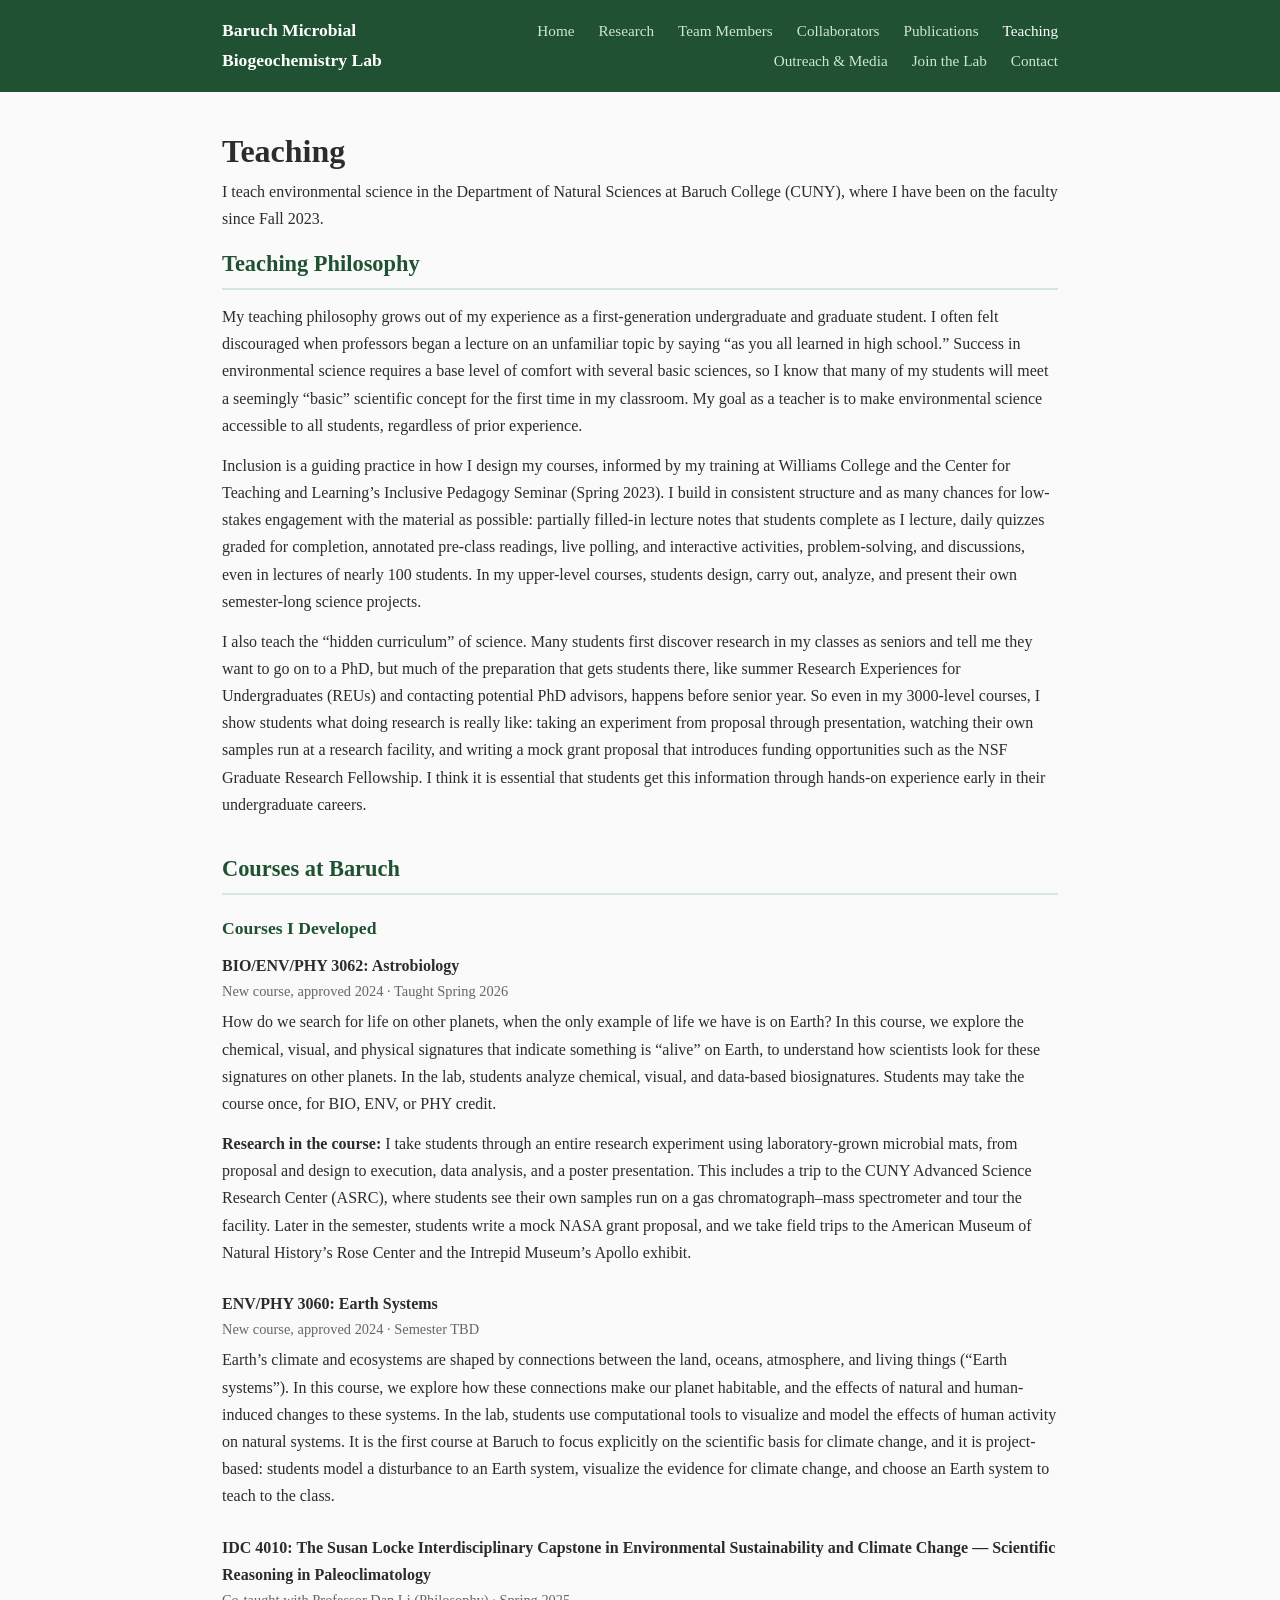
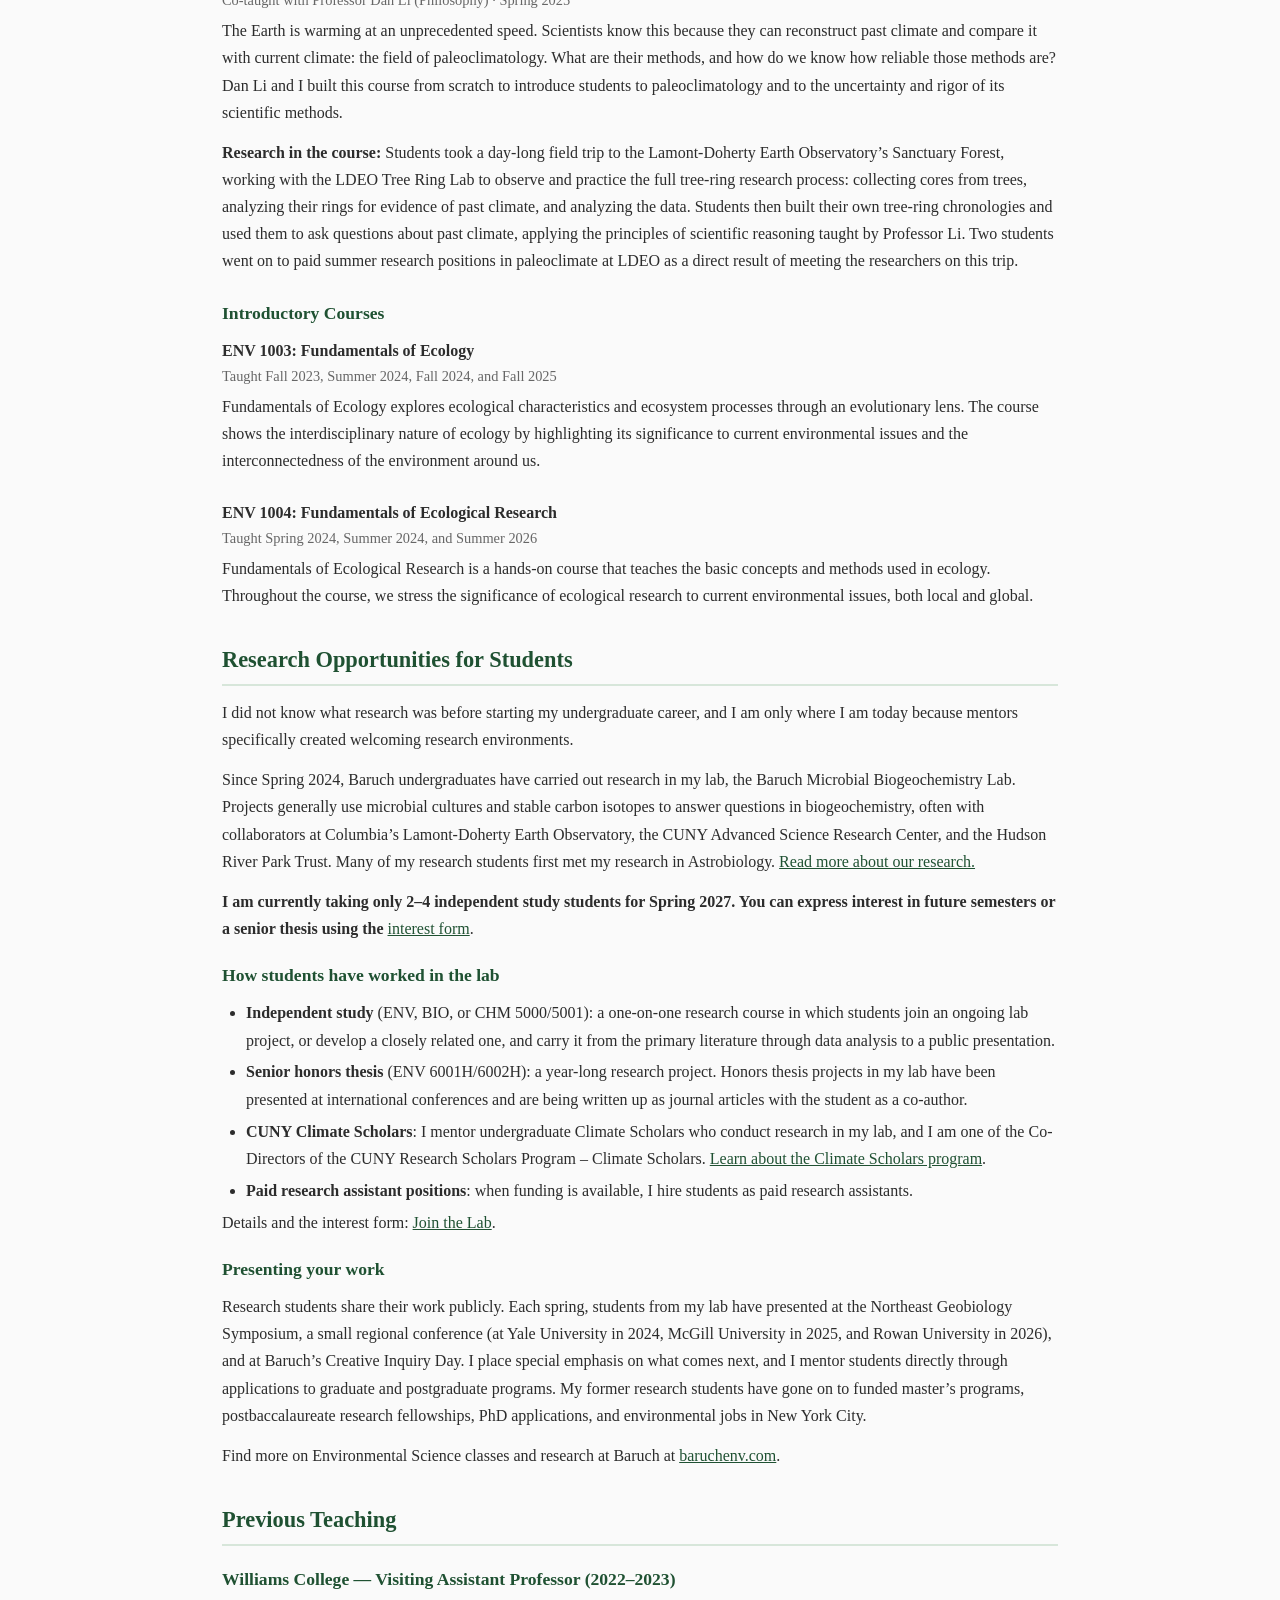
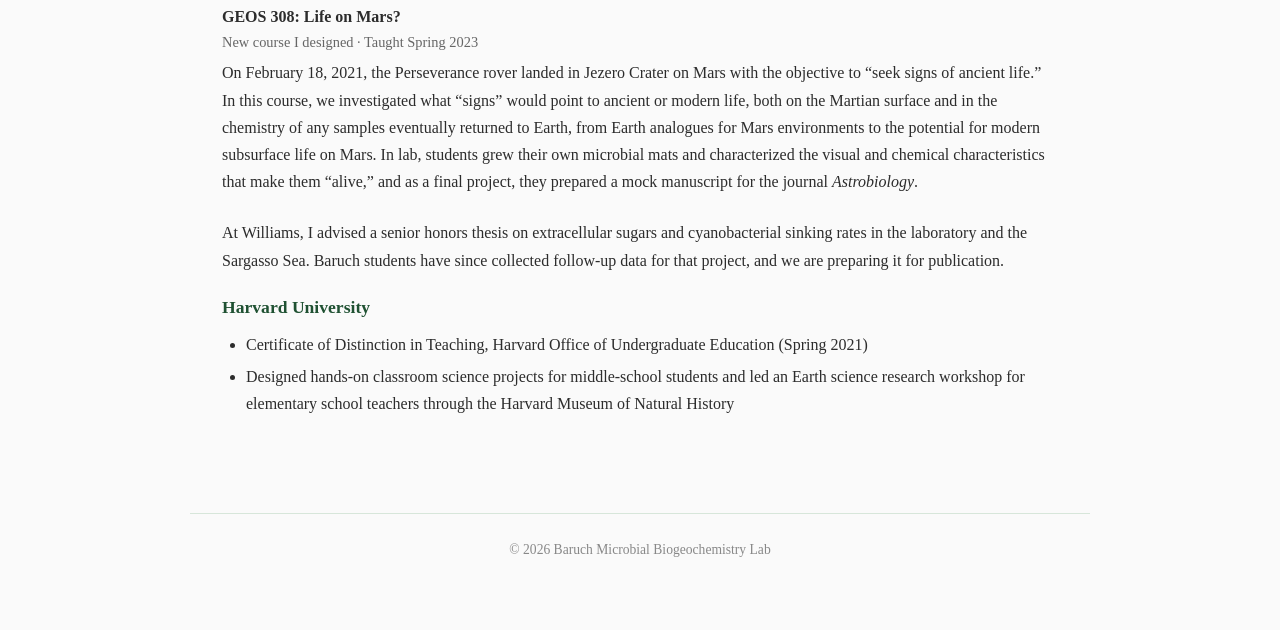
<file: teaching.html>
<!DOCTYPE html>
<html lang="en">
<head>
    <meta charset="UTF-8">
    <meta name="viewport" content="width=device-width, initial-scale=1.0">
    <title>Teaching | Baruch Microbial Biogeochemistry Lab</title>
    <meta name="description" content="Environmental science courses taught by Ana Gonzalez-Nayeck at Baruch College (CUNY), including Astrobiology (BIO/ENV/PHY 3062), and her approach to inclusive teaching.">
    <!-- SEO -->
    <link rel="canonical" href="https://acgonzaleznayeck.com/teaching.html">
    <meta property="og:type" content="website">
    <meta property="og:site_name" content="Baruch Microbial Biogeochemistry Lab">
    <meta property="og:title" content="Teaching | Baruch Microbial Biogeochemistry Lab">
    <meta property="og:description" content="Environmental science courses taught by Ana Gonzalez-Nayeck at Baruch College (CUNY), including Astrobiology (BIO/ENV/PHY 3062), and her approach to inclusive teaching.">
    <meta property="og:url" content="https://acgonzaleznayeck.com/teaching.html">
    <meta property="og:image" content="https://acgonzaleznayeck.com/images/carousel/cyanobacteria-cultures.jpg">
    <meta property="og:image:width" content="1600">
    <meta property="og:image:height" content="1067">
    <meta property="og:image:alt" content="Flasks of cyanobacteria cultures in a laboratory hood">
    <meta name="twitter:card" content="summary_large_image">
    <!-- /SEO -->
    <link rel="stylesheet" href="style.css">
</head>
<body>
    <nav>
        <div class="nav-container">
            <a href="index.html" class="nav-name">Baruch Microbial Biogeochemistry Lab</a>
            <div class="nav-links">
                <a href="index.html">Home</a>
                <a href="research.html">Research</a>
                <a href="team.html">Team Members</a>
                <a href="collaborators.html">Collaborators</a>
                <a href="publications.html">Publications</a>
                <a href="teaching.html" class="active">Teaching</a>
                <a href="outreach.html">Outreach &amp; Media</a>
                <a href="join.html">Join the Lab</a>
                <a href="contact.html">Contact</a>
            </div>
        </div>
    </nav>

    <main>
        <h1>Teaching</h1>

        <p>I teach environmental science in the Department of Natural Sciences at Baruch College (CUNY), where I have been on the faculty since Fall 2023.</p>

        <section aria-labelledby="philosophy">
            <h2 id="philosophy">Teaching Philosophy</h2>

            <p>My teaching philosophy grows out of my experience as a first-generation undergraduate and graduate student. I often felt discouraged when professors began a lecture on an unfamiliar topic by saying &ldquo;as you all learned in high school.&rdquo; Success in environmental science requires a base level of comfort with several basic sciences, so I know that many of my students will meet a seemingly &ldquo;basic&rdquo; scientific concept for the first time in my classroom. My goal as a teacher is to make environmental science accessible to all students, regardless of prior experience.</p>

            <p>Inclusion is a guiding practice in how I design my courses, informed by my training at Williams College and the Center for Teaching and Learning&rsquo;s Inclusive Pedagogy Seminar (Spring 2023). I build in consistent structure and as many chances for low-stakes engagement with the material as possible: partially filled-in lecture notes that students complete as I lecture, daily quizzes graded for completion, annotated pre-class readings, live polling, and interactive activities, problem-solving, and discussions, even in lectures of nearly 100 students. In my upper-level courses, students design, carry out, analyze, and present their own semester-long science projects.</p>

            <p>I also teach the &ldquo;hidden curriculum&rdquo; of science. Many students first discover research in my classes as seniors and tell me they want to go on to a PhD, but much of the preparation that gets students there, like summer Research Experiences for Undergraduates (REUs) and contacting potential PhD advisors, happens before senior year. So even in my 3000-level courses, I show students what doing research is really like: taking an experiment from proposal through presentation, watching their own samples run at a research facility, and writing a mock grant proposal that introduces funding opportunities such as the NSF Graduate Research Fellowship. I think it is essential that students get this information through hands-on experience early in their undergraduate careers.</p>
        </section>

        <section aria-labelledby="courses">
            <h2 id="courses">Courses at Baruch</h2>

            <h3>Courses I Developed</h3>

            <article class="course">
                <h4>BIO/ENV/PHY 3062: Astrobiology</h4>
                <p class="course-meta">New course, approved 2024 &middot; Taught Spring 2026</p>
                <p>How do we search for life on other planets, when the only example of life we have is on Earth? In this course, we explore the chemical, visual, and physical signatures that indicate something is &ldquo;alive&rdquo; on Earth, to understand how scientists look for these signatures on other planets. In the lab, students analyze chemical, visual, and data-based biosignatures. Students may take the course once, for BIO, ENV, or PHY credit.</p>
                <p><strong>Research in the course:</strong> I take students through an entire research experiment using laboratory-grown microbial mats, from proposal and design to execution, data analysis, and a poster presentation. This includes a trip to the CUNY Advanced Science Research Center (ASRC), where students see their own samples run on a gas chromatograph&ndash;mass spectrometer and tour the facility. Later in the semester, students write a mock NASA grant proposal, and we take field trips to the American Museum of Natural History&rsquo;s Rose Center and the Intrepid Museum&rsquo;s Apollo exhibit.</p>
            </article>

            <article class="course">
                <h4>ENV/PHY 3060: Earth Systems</h4>
                <p class="course-meta">New course, approved 2024 &middot; Semester TBD</p>
                <p>Earth&rsquo;s climate and ecosystems are shaped by connections between the land, oceans, atmosphere, and living things (&ldquo;Earth systems&rdquo;). In this course, we explore how these connections make our planet habitable, and the effects of natural and human-induced changes to these systems. In the lab, students use computational tools to visualize and model the effects of human activity on natural systems. It is the first course at Baruch to focus explicitly on the scientific basis for climate change, and it is project-based: students model a disturbance to an Earth system, visualize the evidence for climate change, and choose an Earth system to teach to the class.</p>
            </article>

            <article class="course">
                <h4>IDC 4010: The Susan Locke Interdisciplinary Capstone in Environmental Sustainability and Climate Change &mdash; Scientific Reasoning in Paleoclimatology</h4>
                <p class="course-meta">Co-taught with Professor Dan Li (Philosophy) &middot; Spring 2025</p>
                <p>The Earth is warming at an unprecedented speed. Scientists know this because they can reconstruct past climate and compare it with current climate: the field of paleoclimatology. What are their methods, and how do we know how reliable those methods are? Dan Li and I built this course from scratch to introduce students to paleoclimatology and to the uncertainty and rigor of its scientific methods.</p>
                <p><strong>Research in the course:</strong> Students took a day-long field trip to the Lamont-Doherty Earth Observatory&rsquo;s Sanctuary Forest, working with the LDEO Tree Ring Lab to observe and practice the full tree-ring research process: collecting cores from trees, analyzing their rings for evidence of past climate, and analyzing the data. Students then built their own tree-ring chronologies and used them to ask questions about past climate, applying the principles of scientific reasoning taught by Professor Li. Two students went on to paid summer research positions in paleoclimate at LDEO as a direct result of meeting the researchers on this trip.</p>
            </article>

            <h3>Introductory Courses</h3>

            <article class="course">
                <h4>ENV 1003: Fundamentals of Ecology</h4>
                <p class="course-meta">Taught Fall 2023, Summer 2024, Fall 2024, and Fall 2025</p>
                <p>Fundamentals of Ecology explores ecological characteristics and ecosystem processes through an evolutionary lens. The course shows the interdisciplinary nature of ecology by highlighting its significance to current environmental issues and the interconnectedness of the environment around us.</p>
            </article>

            <article class="course">
                <h4>ENV 1004: Fundamentals of Ecological Research</h4>
                <p class="course-meta">Taught Spring 2024, Summer 2024, and Summer 2026</p>
                <p>Fundamentals of Ecological Research is a hands-on course that teaches the basic concepts and methods used in ecology. Throughout the course, we stress the significance of ecological research to current environmental issues, both local and global.</p>
            </article>
        </section>

        <section aria-labelledby="research-opportunities">
            <h2 id="research-opportunities">Research Opportunities for Students</h2>

            <p>I did not know what research was before starting my undergraduate career, and I am only where I am today because mentors specifically created welcoming research environments.</p>

            <p>Since Spring 2024, Baruch undergraduates have carried out research in my lab, the Baruch Microbial Biogeochemistry Lab. Projects generally use microbial cultures and stable carbon isotopes to answer questions in biogeochemistry, often with collaborators at Columbia&rsquo;s Lamont-Doherty Earth Observatory, the CUNY Advanced Science Research Center, and the Hudson River Park Trust. Many of my research students first met my research in Astrobiology. <a href="research.html">Read more about our research.</a></p>

            <p><strong>I am currently taking only 2&ndash;4 independent study students for Spring 2027. You can express interest in future semesters or a senior thesis using the</strong> <a href="join.html#interest-form">interest form</a>.</p>

            <h3>How students have worked in the lab</h3>

            <ul>
                <li><strong>Independent study</strong> (ENV, BIO, or CHM 5000/5001): a one-on-one research course in which students join an ongoing lab project, or develop a closely related one, and carry it from the primary literature through data analysis to a public presentation.</li>
                <li><strong>Senior honors thesis</strong> (ENV 6001H/6002H): a year-long research project. Honors thesis projects in my lab have been presented at international conferences and are being written up as journal articles with the student as a co-author.</li>
                <li><strong>CUNY Climate Scholars</strong>: I mentor undergraduate Climate Scholars who conduct research in my lab, and I am one of the Co-Directors of the CUNY Research Scholars Program &ndash; Climate Scholars. <a href="https://www.cuny.edu/research/research-development-programs/student-programs/crsp/climate-scholars-crsp-cs/">Learn about the Climate Scholars program</a>.</li>
                <li><strong>Paid research assistant positions</strong>: when funding is available, I hire students as paid research assistants.</li>
            </ul>

            <p>Details and the interest form: <a href="join.html">Join the Lab</a>.</p>

            <h3>Presenting your work</h3>
            <p>Research students share their work publicly. Each spring, students from my lab have presented at the Northeast Geobiology Symposium, a small regional conference (at Yale University in 2024, McGill University in 2025, and Rowan University in 2026), and at Baruch&rsquo;s Creative Inquiry Day. I place special emphasis on what comes next, and I mentor students directly through applications to graduate and postgraduate programs. My former research students have gone on to funded master&rsquo;s programs, postbaccalaureate research fellowships, PhD applications, and environmental jobs in New York City.</p>

            <p>Find more on Environmental Science classes and research at Baruch at <a href="https://www.baruchenv.com/">baruchenv.com</a>.</p>
        </section>

        <section aria-labelledby="previous-teaching">
            <h2 id="previous-teaching">Previous Teaching</h2>

            <h3>Williams College &mdash; Visiting Assistant Professor (2022&ndash;2023)</h3>
            <article class="course">
                <h4>GEOS 308: Life on Mars?</h4>
                <p class="course-meta">New course I designed &middot; Taught Spring 2023</p>
                <p>On February 18, 2021, the Perseverance rover landed in Jezero Crater on Mars with the objective to &ldquo;seek signs of ancient life.&rdquo; In this course, we investigated what &ldquo;signs&rdquo; would point to ancient or modern life, both on the Martian surface and in the chemistry of any samples eventually returned to Earth, from Earth analogues for Mars environments to the potential for modern subsurface life on Mars. In lab, students grew their own microbial mats and characterized the visual and chemical characteristics that make them &ldquo;alive,&rdquo; and as a final project, they prepared a mock manuscript for the journal <em>Astrobiology</em>.</p>
            </article>
            <p>At Williams, I advised a senior honors thesis on extracellular sugars and cyanobacterial sinking rates in the laboratory and the Sargasso Sea. Baruch students have since collected follow-up data for that project, and we are preparing it for publication.</p>

            <h3>Harvard University</h3>
            <ul>
                <li>Certificate of Distinction in Teaching, Harvard Office of Undergraduate Education (Spring 2021)</li>
                <li>Designed hands-on classroom science projects for middle-school students and led an Earth science research workshop for elementary school teachers through the Harvard Museum of Natural History</li>
            </ul>
        </section>
    </main>

    <footer>
        <p>&copy; 2026 Baruch Microbial Biogeochemistry Lab</p>
    </footer>
</body>
</html>
</file>
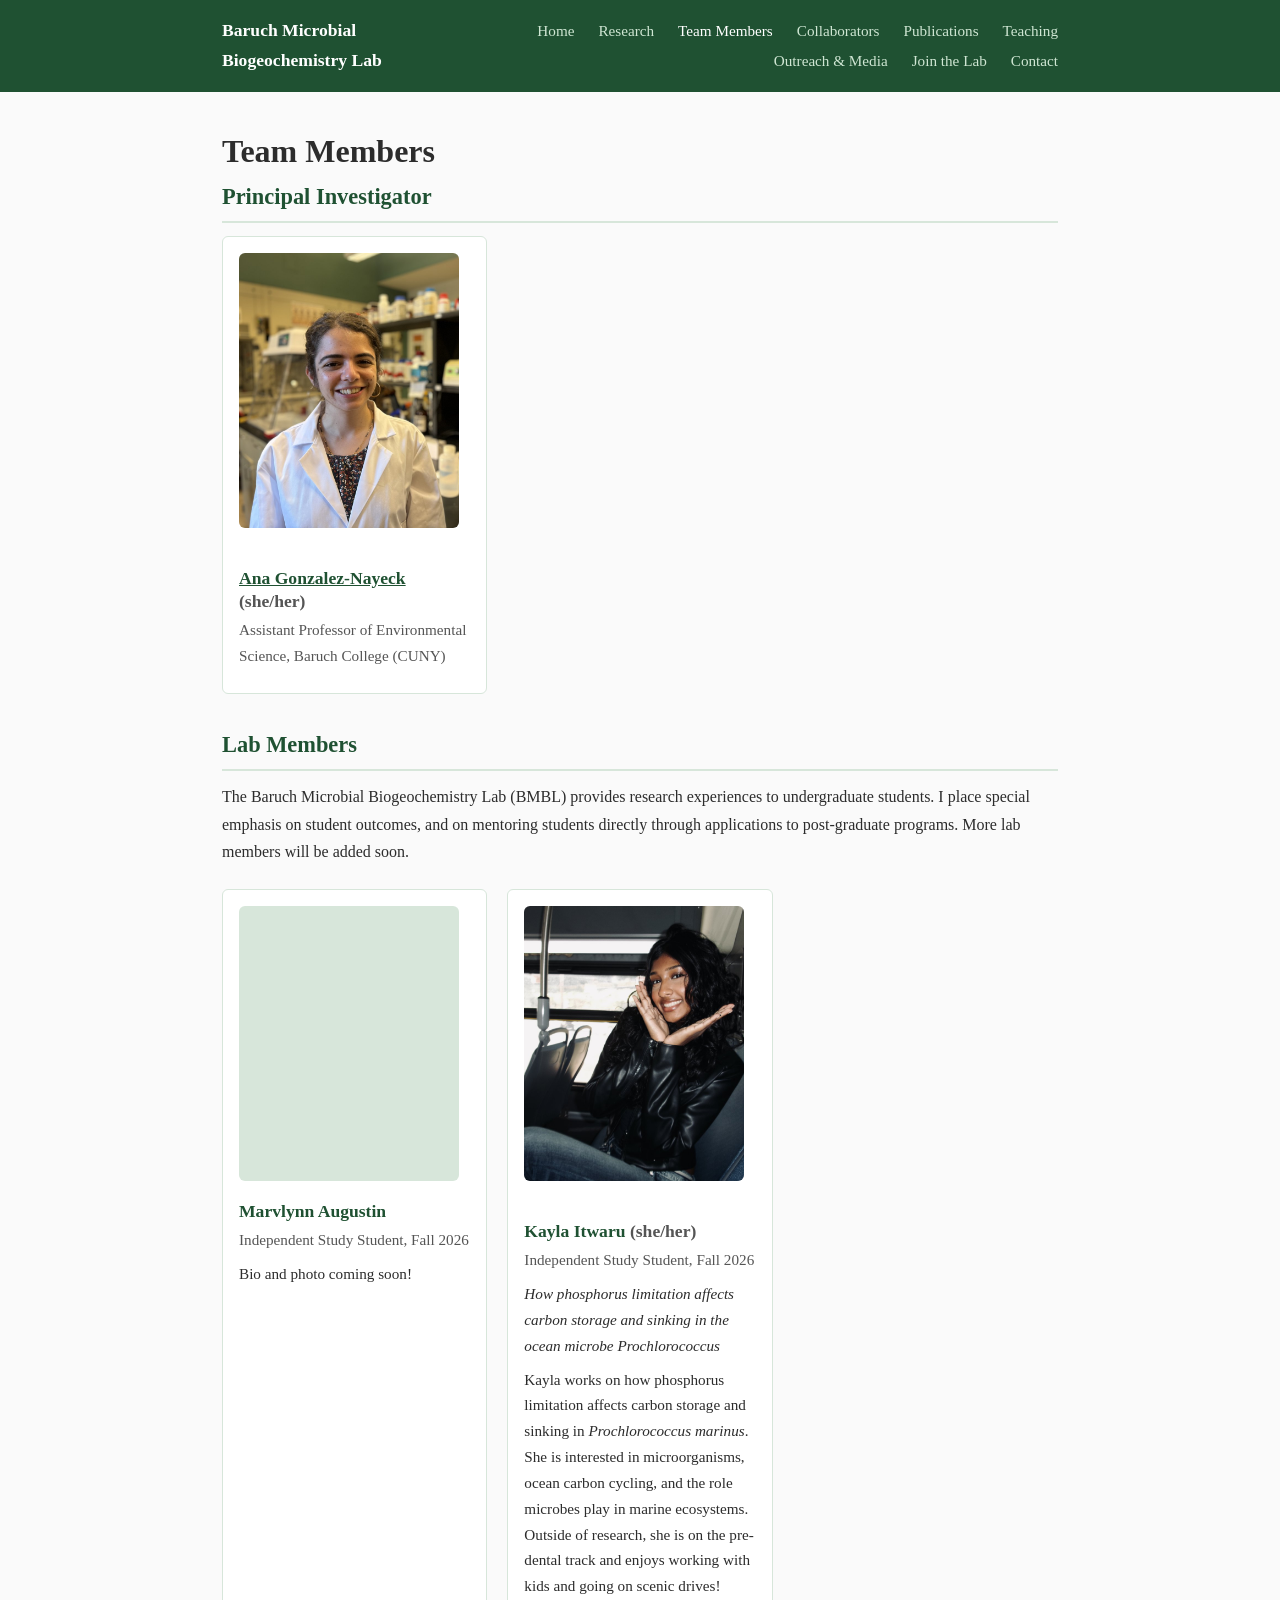
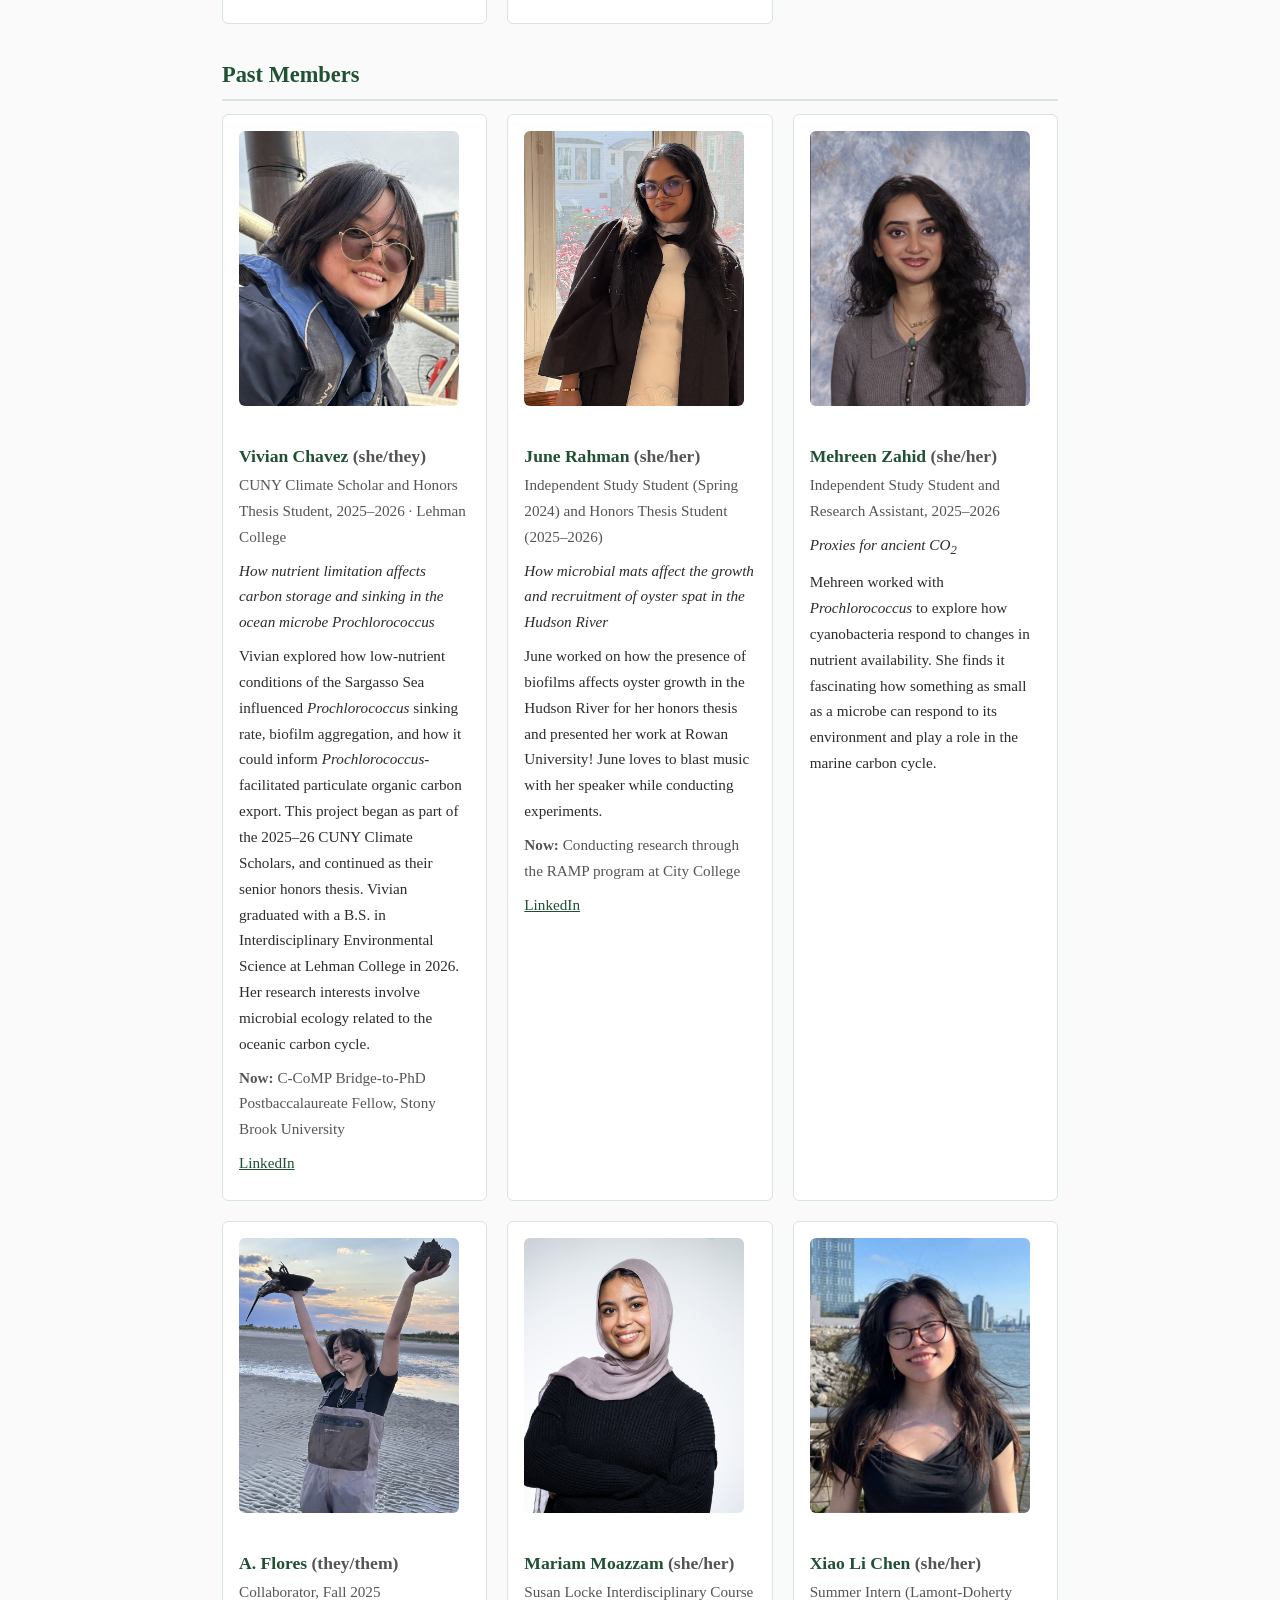
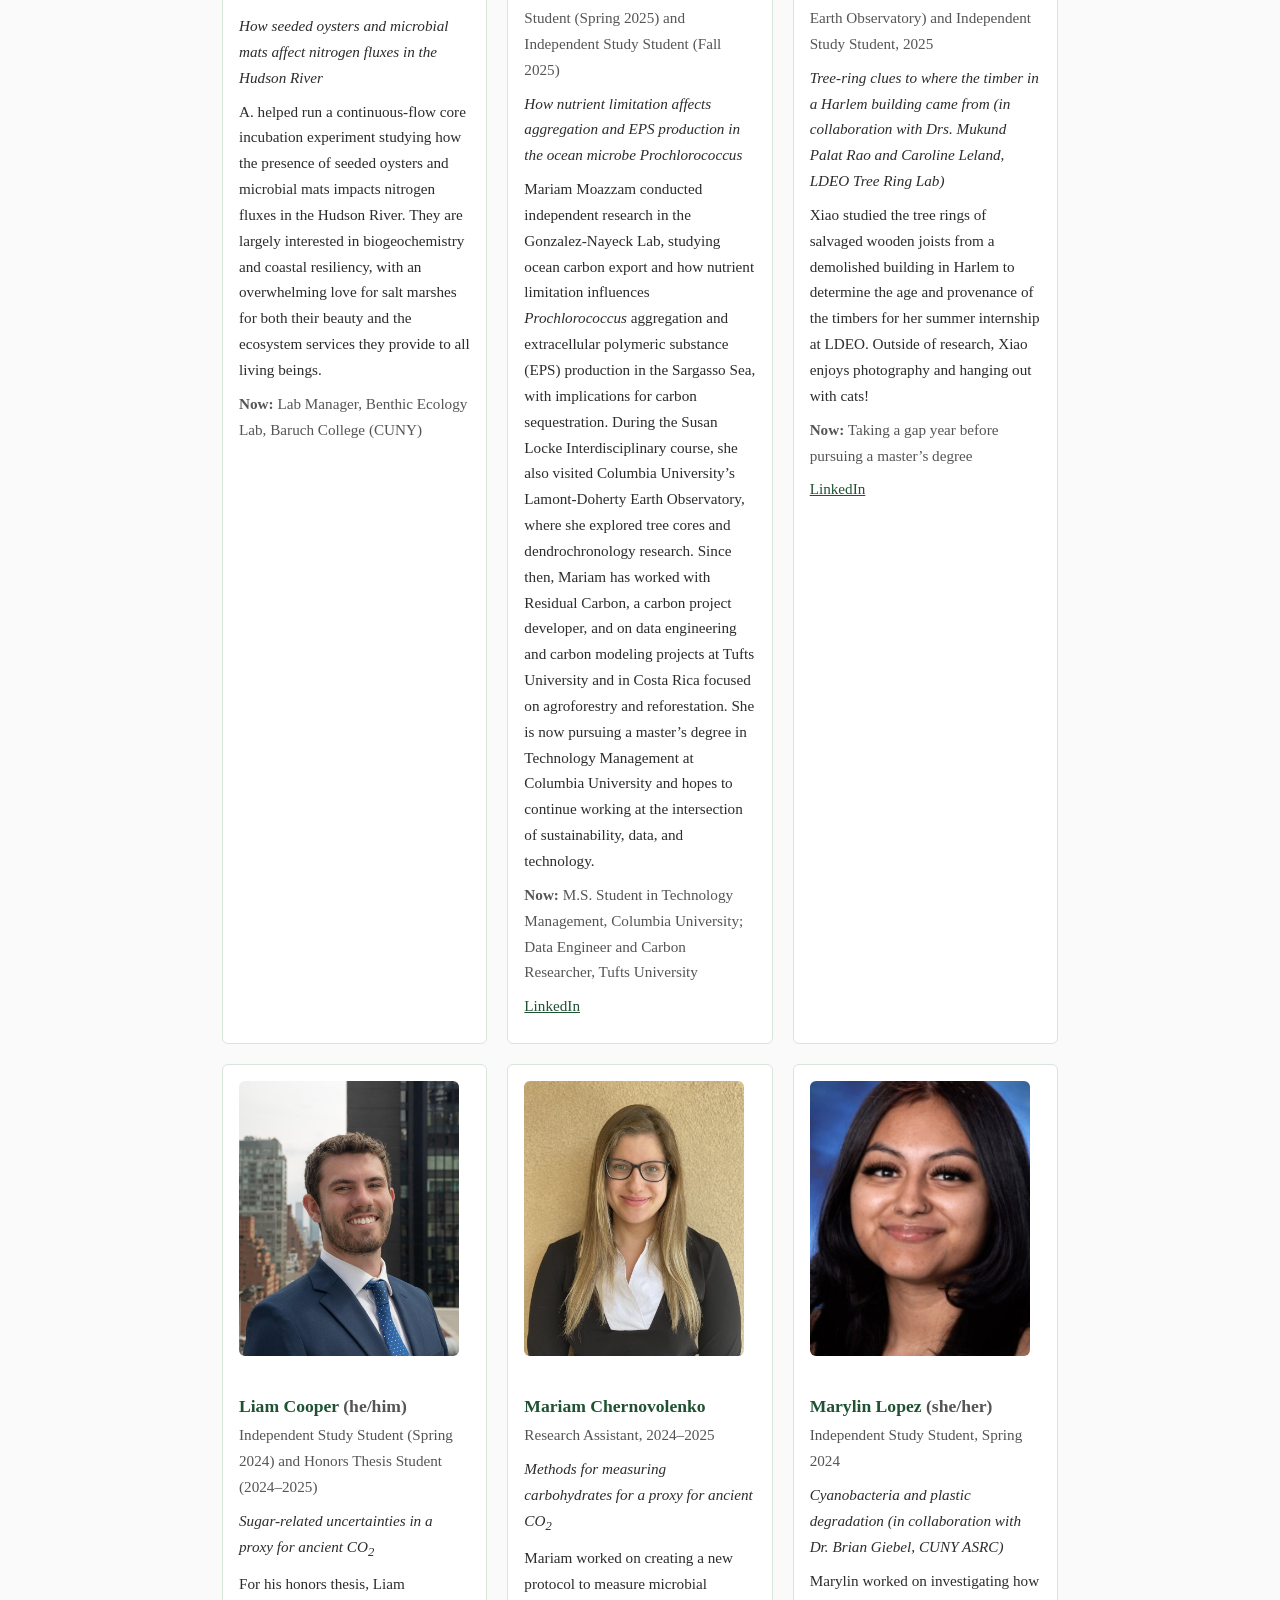
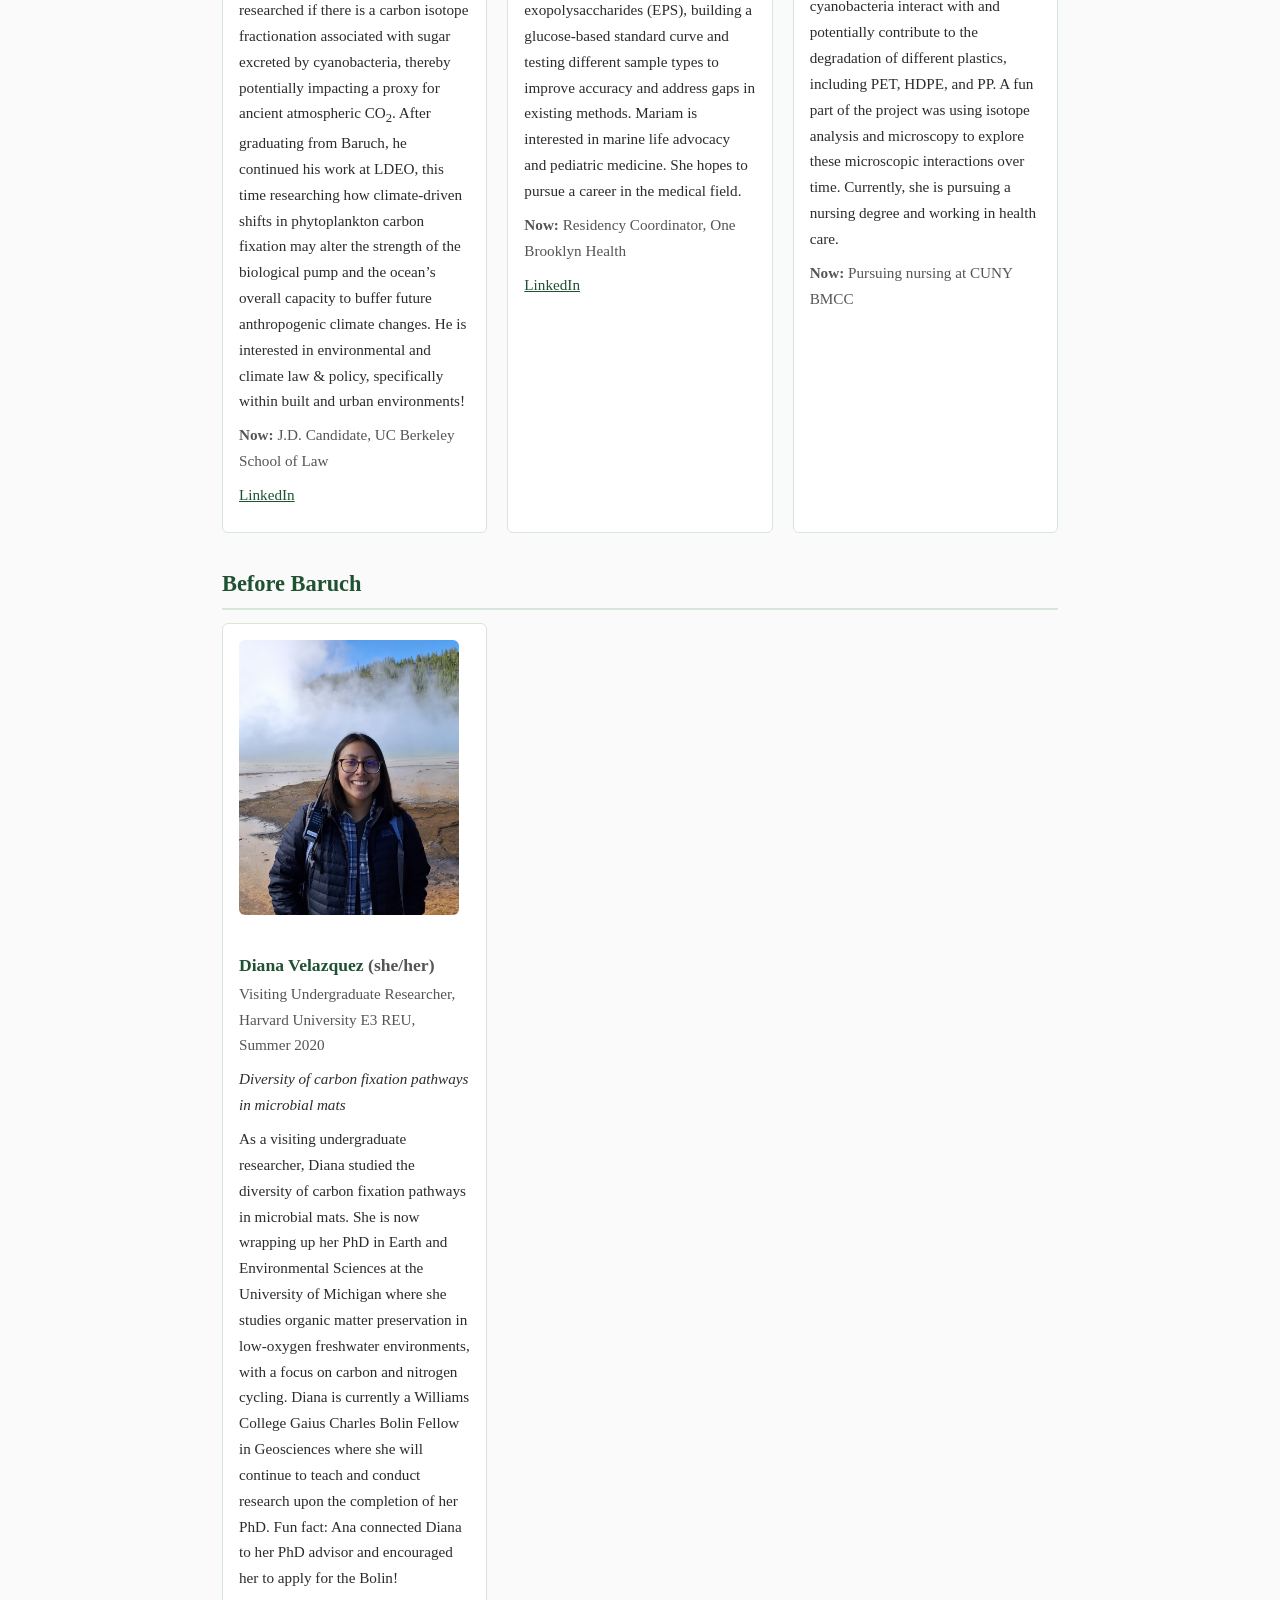
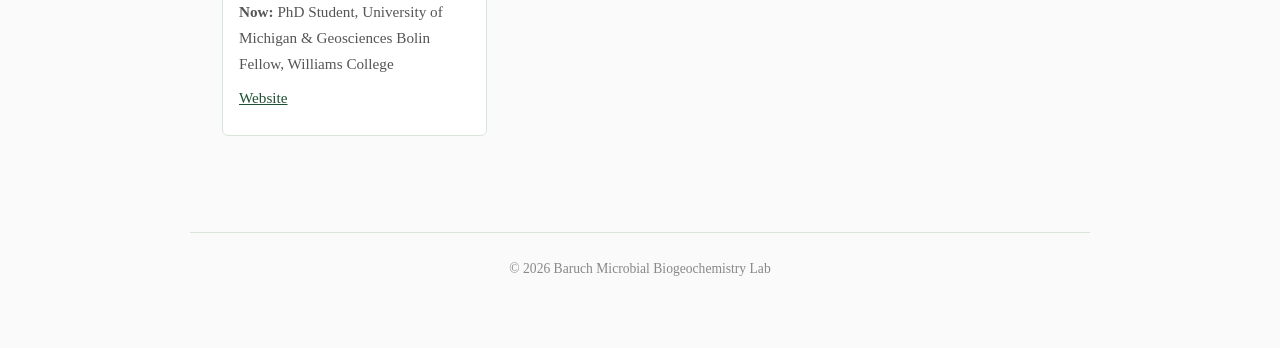
<file: team.html>
<!DOCTYPE html>
<html lang="en">
<head>
    <meta charset="UTF-8">
    <meta name="viewport" content="width=device-width, initial-scale=1.0">
    <title>Team Members | Baruch Microbial Biogeochemistry Lab</title>
    <meta name="description" content="Team members of the Baruch Microbial Biogeochemistry Lab at Baruch College (CUNY), led by Ana Gonzalez-Nayeck, Assistant Professor of Environmental Science.">
    <!-- SEO -->
    <link rel="canonical" href="https://acgonzaleznayeck.com/team.html">
    <meta property="og:type" content="website">
    <meta property="og:site_name" content="Baruch Microbial Biogeochemistry Lab">
    <meta property="og:title" content="Team Members | Baruch Microbial Biogeochemistry Lab">
    <meta property="og:description" content="Team members of the Baruch Microbial Biogeochemistry Lab at Baruch College (CUNY), led by Ana Gonzalez-Nayeck, Assistant Professor of Environmental Science.">
    <meta property="og:url" content="https://acgonzaleznayeck.com/team.html">
    <meta property="og:image" content="https://acgonzaleznayeck.com/images/carousel/cyanobacteria-cultures.jpg">
    <meta property="og:image:width" content="1600">
    <meta property="og:image:height" content="1067">
    <meta property="og:image:alt" content="Flasks of cyanobacteria cultures in a laboratory hood">
    <meta name="twitter:card" content="summary_large_image">
    <!-- /SEO -->
    <link rel="stylesheet" href="style.css">
</head>
<body>
    <nav>
        <div class="nav-container">
            <a href="index.html" class="nav-name">Baruch Microbial Biogeochemistry Lab</a>
            <div class="nav-links">
                <a href="index.html">Home</a>
                <a href="research.html">Research</a>
                <a href="team.html" class="active">Team Members</a>
                <a href="collaborators.html">Collaborators</a>
                <a href="publications.html">Publications</a>
                <a href="teaching.html">Teaching</a>
                <a href="outreach.html">Outreach &amp; Media</a>
                <a href="join.html">Join the Lab</a>
                <a href="contact.html">Contact</a>
            </div>
        </div>
    </nav>

    <main>
        <h1>Team Members</h1>

        <section>
            <h2>Principal Investigator</h2>
            <div class="team-grid">
                <article class="team-card team-pi" data-name="ana-gonzalez-nayeck">
                    <img src="images/ana-gonzalez-nayeck.jpg" alt="Photo of Ana Gonzalez-Nayeck">
                    <h3><a href="ana.html">Ana Gonzalez-Nayeck</a> <span class="team-role">(she/her)</span></h3>
                    <p class="team-role">Assistant Professor of Environmental Science, Baruch College (CUNY)</p>
                </article>
            </div>
        </section>

        <section>
            <h2>Lab Members</h2>
            <p class="team-intro">The Baruch Microbial Biogeochemistry Lab (BMBL) provides research experiences to undergraduate students. I place special emphasis on student outcomes, and on mentoring students directly through applications to post-graduate programs. More lab members will be added soon.</p>
            <div class="team-grid">
                <article class="team-card" data-name="marvlynn-augustin">
                    <div class="photo-placeholder" aria-hidden="true"></div>
                    <h3>Marvlynn Augustin</h3>
                    <p class="team-role">Independent Study Student, Fall 2026</p>
                    <p>Bio and photo coming soon!</p>
                </article>
                <article class="team-card" data-name="kayla-itwaru">
                    <img src="images/team/kayla-itwaru.jpg" alt="Photo of Kayla Itwaru" width="800" height="1000" loading="lazy">
                    <h3>Kayla Itwaru <span class="team-role">(she/her)</span></h3>
                    <p class="team-role">Independent Study Student, Fall 2026</p>
                    <p class="team-project">How phosphorus limitation affects carbon storage and sinking in the ocean microbe <em>Prochlorococcus</em></p>
                    <p>Kayla works on how phosphorus limitation affects carbon storage and sinking in <em>Prochlorococcus marinus</em>. She is interested in microorganisms, ocean carbon cycling, and the role microbes play in marine ecosystems. Outside of research, she is on the pre-dental track and enjoys working with kids and going on scenic drives!</p>
                </article>
            </div>
        </section>

        <section>
            <h2>Past Members</h2>
            <div class="team-grid">
                <article class="team-card" data-name="vivian-chavez">
                    <img src="images/team/vivian-chavez.jpg" alt="Photo of Vivian Chavez" width="800" height="1000" loading="lazy">
                    <h3>Vivian Chavez <span class="team-role">(she/they)</span></h3>
                    <p class="team-role">CUNY Climate Scholar and Honors Thesis Student, 2025&ndash;2026 &middot; Lehman College</p>
                    <p class="team-project">How nutrient limitation affects carbon storage and sinking in the ocean microbe <em>Prochlorococcus</em></p>
                    <p>Vivian explored how low-nutrient conditions of the Sargasso Sea influenced <em>Prochlorococcus</em> sinking rate, biofilm aggregation, and how it could inform <em>Prochlorococcus</em>-facilitated particulate organic carbon export. This project began as part of the 2025&ndash;26 CUNY Climate Scholars, and continued as their senior honors thesis. Vivian graduated with a B.S. in Interdisciplinary Environmental Science at Lehman College in 2026. Her research interests involve microbial ecology related to the oceanic carbon cycle.</p>
                    <p class="team-role"><strong>Now:</strong> C-CoMP Bridge-to-PhD Postbaccalaureate Fellow, Stony Brook University</p>
                    <p class="team-role"><a href="https://www.linkedin.com/in/vivchavez/">LinkedIn</a></p>
                </article>
                <article class="team-card" data-name="june-rahman">
                    <img src="images/team/june-rahman.jpg" alt="Photo of June Rahman" width="800" height="1000" loading="lazy">
                    <h3>June Rahman <span class="team-role">(she/her)</span></h3>
                    <p class="team-role">Independent Study Student (Spring 2024) and Honors Thesis Student (2025&ndash;2026)</p>
                    <p class="team-project">How microbial mats affect the growth and recruitment of oyster spat in the Hudson River</p>
                    <p>June worked on how the presence of biofilms affects oyster growth in the Hudson River for her honors thesis and presented her work at Rowan University! June loves to blast music with her speaker while conducting experiments.</p>
                    <p class="team-role"><strong>Now:</strong> Conducting research through the RAMP program at City College</p>
                    <p class="team-role"><a href="https://www.linkedin.com/in/june-r-88650a32b">LinkedIn</a></p>
                </article>
                <article class="team-card" data-name="mehreen-zahid">
                    <img src="images/team/mehreen-zahid.jpg" alt="Photo of Mehreen Zahid" width="800" height="1000" loading="lazy">
                    <h3>Mehreen Zahid <span class="team-role">(she/her)</span></h3>
                    <p class="team-role">Independent Study Student and Research Assistant, 2025&ndash;2026</p>
                    <p class="team-project">Proxies for ancient CO<sub>2</sub></p>
                    <p>Mehreen worked with <em>Prochlorococcus</em> to explore how cyanobacteria respond to changes in nutrient availability. She finds it fascinating how something as small as a microbe can respond to its environment and play a role in the marine carbon cycle.</p>
                </article>
                <article class="team-card" data-name="a-flores">
                    <img src="images/team/a-flores.jpg" alt="Photo of A. Flores" width="800" height="1000" loading="lazy">
                    <h3>A. Flores <span class="team-role">(they/them)</span></h3>
                    <p class="team-role">Collaborator, Fall 2025</p>
                    <p class="team-project">How seeded oysters and microbial mats affect nitrogen fluxes in the Hudson River</p>
                    <p>A. helped run a continuous-flow core incubation experiment studying how the presence of seeded oysters and microbial mats impacts nitrogen fluxes in the Hudson River. They are largely interested in biogeochemistry and coastal resiliency, with an overwhelming love for salt marshes for both their beauty and the ecosystem services they provide to all living beings.</p>
                    <p class="team-role"><strong>Now:</strong> Lab Manager, Benthic Ecology Lab, Baruch College (CUNY)</p>
                </article>
                <article class="team-card" data-name="mariam-moazzam">
                    <img src="images/team/mariam-moazzam.jpg" alt="Photo of Mariam Moazzam" width="800" height="1000" loading="lazy">
                    <h3>Mariam Moazzam <span class="team-role">(she/her)</span></h3>
                    <p class="team-role">Susan Locke Interdisciplinary Course Student (Spring 2025) and Independent Study Student (Fall 2025)</p>
                    <p class="team-project">How nutrient limitation affects aggregation and EPS production in the ocean microbe <em>Prochlorococcus</em></p>
                    <p>Mariam Moazzam conducted independent research in the Gonzalez-Nayeck Lab, studying ocean carbon export and how nutrient limitation influences <em>Prochlorococcus</em> aggregation and extracellular polymeric substance (EPS) production in the Sargasso Sea, with implications for carbon sequestration. During the Susan Locke Interdisciplinary course, she also visited Columbia University&rsquo;s Lamont-Doherty Earth Observatory, where she explored tree cores and dendrochronology research. Since then, Mariam has worked with Residual Carbon, a carbon project developer, and on data engineering and carbon modeling projects at Tufts University and in Costa Rica focused on agroforestry and reforestation. She is now pursuing a master&rsquo;s degree in Technology Management at Columbia University and hopes to continue working at the intersection of sustainability, data, and technology.</p>
                    <p class="team-role"><strong>Now:</strong> M.S. Student in Technology Management, Columbia University; Data Engineer and Carbon Researcher, Tufts University</p>
                    <p class="team-role"><a href="https://www.linkedin.com/in/mariam-moazzam/">LinkedIn</a></p>
                </article>
                <article class="team-card" data-name="xiao-li-chen">
                    <img src="images/team/xiao-li-chen.jpg" alt="Photo of Xiao Li Chen" width="800" height="1000" loading="lazy">
                    <h3>Xiao Li Chen <span class="team-role">(she/her)</span></h3>
                    <p class="team-role">Summer Intern (Lamont-Doherty Earth Observatory) and Independent Study Student, 2025</p>
                    <p class="team-project">Tree-ring clues to where the timber in a Harlem building came from (in collaboration with Drs. Mukund Palat Rao and Caroline Leland, LDEO Tree Ring Lab)</p>
                    <p>Xiao studied the tree rings of salvaged wooden joists from a demolished building in Harlem to determine the age and provenance of the timbers for her summer internship at LDEO. Outside of research, Xiao enjoys photography and hanging out with cats!</p>
                    <p class="team-role"><strong>Now:</strong> Taking a gap year before pursuing a master&rsquo;s degree</p>
                    <p class="team-role"><a href="https://www.linkedin.com/in/xiao-li-chen-391908299/">LinkedIn</a></p>
                </article>
                <article class="team-card" data-name="liam-cooper">
                    <img src="images/team/liam-cooper.jpg" alt="Photo of Liam Cooper" width="800" height="1000" loading="lazy">
                    <h3>Liam Cooper <span class="team-role">(he/him)</span></h3>
                    <p class="team-role">Independent Study Student (Spring 2024) and Honors Thesis Student (2024&ndash;2025)</p>
                    <p class="team-project">Sugar-related uncertainties in a proxy for ancient CO<sub>2</sub></p>
                    <p>For his honors thesis, Liam researched if there is a carbon isotope fractionation associated with sugar excreted by cyanobacteria, thereby potentially impacting a proxy for ancient atmospheric CO<sub>2</sub>. After graduating from Baruch, he continued his work at LDEO, this time researching how climate-driven shifts in phytoplankton carbon fixation may alter the strength of the biological pump and the ocean&rsquo;s overall capacity to buffer future anthropogenic climate changes. He is interested in environmental and climate law &amp; policy, specifically within built and urban environments!</p>
                    <p class="team-role"><strong>Now:</strong> J.D. Candidate, UC Berkeley School of Law</p>
                    <p class="team-role"><a href="https://www.linkedin.com/in/liamdavidcooper">LinkedIn</a></p>
                </article>
                <article class="team-card" data-name="mariam-chernovolenko">
                    <img src="images/team/mariam-chernovolenko.jpg" alt="Photo of Mariam Chernovolenko" width="800" height="1000" loading="lazy">
                    <h3>Mariam Chernovolenko</h3>
                    <p class="team-role">Research Assistant, 2024&ndash;2025</p>
                    <p class="team-project">Methods for measuring carbohydrates for a proxy for ancient CO<sub>2</sub></p>
                    <p>Mariam worked on creating a new protocol to measure microbial exopolysaccharides (EPS), building a glucose-based standard curve and testing different sample types to improve accuracy and address gaps in existing methods. Mariam is interested in marine life advocacy and pediatric medicine. She hopes to pursue a career in the medical field.</p>
                    <p class="team-role"><strong>Now:</strong> Residency Coordinator, One Brooklyn Health</p>
                    <p class="team-role"><a href="https://www.linkedin.com/in/mariam-chernovolenko">LinkedIn</a></p>
                </article>
                <article class="team-card" data-name="marylin-lopez">
                    <img src="images/team/marylin-lopez.jpg" alt="Photo of Marylin Lopez" width="800" height="1000" loading="lazy">
                    <h3>Marylin Lopez <span class="team-role">(she/her)</span></h3>
                    <p class="team-role">Independent Study Student, Spring 2024</p>
                    <p class="team-project">Cyanobacteria and plastic degradation (in collaboration with Dr. Brian Giebel, CUNY ASRC)</p>
                    <p>Marylin worked on investigating how cyanobacteria interact with and potentially contribute to the degradation of different plastics, including PET, HDPE, and PP. A fun part of the project was using isotope analysis and microscopy to explore these microscopic interactions over time. Currently, she is pursuing a nursing degree and working in health care.</p>
                    <p class="team-role"><strong>Now:</strong> Pursuing nursing at CUNY BMCC</p>
                </article>
            </div>
        </section>

        <section>
            <h2>Before Baruch</h2>
            <div class="team-grid">
                <article class="team-card" data-name="diana-velazquez">
                    <img src="images/team/diana-velazquez.jpg" alt="Photo of Diana Velazquez" width="800" height="1000" loading="lazy">
                    <h3>Diana Velazquez <span class="team-role">(she/her)</span></h3>
                    <p class="team-role">Visiting Undergraduate Researcher, Harvard University E3 REU, Summer 2020</p>
                    <p class="team-project">Diversity of carbon fixation pathways in microbial mats</p>
                    <p>As a visiting undergraduate researcher, Diana studied the diversity of carbon fixation pathways in microbial mats. She is now wrapping up her PhD in Earth and Environmental Sciences at the University of Michigan where she studies organic matter preservation in low-oxygen freshwater environments, with a focus on carbon and nitrogen cycling. Diana is currently a Williams College Gaius Charles Bolin Fellow in Geosciences where she will continue to teach and conduct research upon the completion of her PhD. Fun fact: Ana connected Diana to her PhD advisor and encouraged her to apply for the Bolin!</p>
                    <p class="team-role"><strong>Now:</strong> PhD Student, University of Michigan &amp; Geosciences Bolin Fellow, Williams College</p>
                    <p class="team-role"><a href="https://sites.google.com/umich.edu/diana-velazquez/about-me">Website</a></p>
                </article>
            </div>
        </section>
    </main>

    <footer>
        <p>&copy; 2026 Baruch Microbial Biogeochemistry Lab</p>
    </footer>
</body>
</html>
</file>
<file: style.css>
* {
    margin: 0;
    padding: 0;
    box-sizing: border-box;
}

body {
    font-family: 'Georgia', 'Times New Roman', serif;
    color: #2c2c2c;
    line-height: 1.7;
    background: #fafafa;
}

/* Navigation */
nav {
    background: #1f5132;
    padding: 1rem 0;
    position: sticky;
    top: 0;
    z-index: 100;
}

.nav-container {
    max-width: 900px;
    margin: 0 auto;
    padding: 0 2rem;
    display: flex;
    justify-content: space-between;
    align-items: center;
}

.nav-name {
    color: #fff;
    text-decoration: none;
    font-size: 1.1rem;
    font-weight: bold;
}

.nav-links a {
    color: #cfe6d3;
    text-decoration: none;
    margin-left: 1.5rem;
    font-size: 0.95rem;
    transition: color 0.2s;
}

.nav-links a:hover,
.nav-links a.active {
    color: #fff;
}

/* Main content */
main {
    max-width: 900px;
    margin: 0 auto;
    padding: 2rem;
}

/* Hero section */
.hero {
    margin-bottom: 2.5rem;
}

.hero-content {
    display: flex;
    gap: 2.5rem;
    align-items: center;
}

.hero-text h1 {
    font-size: 2rem;
    color: #1f5132;
    margin-bottom: 0.3rem;
}

.title {
    font-size: 1.15rem;
    color: #4a4a4a;
    margin-bottom: 0.2rem;
}

.affiliation {
    font-size: 1rem;
    color: #666;
}

.hero-photo {
    flex-shrink: 0;
}

.photo-placeholder {
    width: 180px;
    height: 220px;
    background: #d7e6da;
    border-radius: 6px;
    display: flex;
    align-items: center;
    justify-content: center;
    color: #7f9a86;
    font-size: 0.9rem;
}

.hero-photo img {
    width: 180px;
    height: 220px;
    object-fit: cover;
    border-radius: 6px;
}

/* Sections */
section {
    margin-bottom: 2rem;
}

h2 {
    font-size: 1.4rem;
    color: #1f5132;
    margin-bottom: 0.8rem;
    padding-bottom: 0.3rem;
    border-bottom: 2px solid #d7e6da;
}

p {
    margin-bottom: 0.8rem;
}

ul {
    list-style: disc;
    padding-left: 1.5rem;
}

li {
    margin-bottom: 0.3rem;
}

/* Footer */
footer {
    max-width: 900px;
    margin: 2rem auto;
    padding: 1.5rem 2rem;
    border-top: 1px solid #d7e6da;
    text-align: center;
    color: #888;
    font-size: 0.85rem;
}

/* Responsive */
@media (max-width: 600px) {
    .hero-content {
        flex-direction: column-reverse;
        text-align: center;
    }

    .nav-container {
        flex-direction: column;
        gap: 0.5rem;
    }

    .nav-links a {
        margin-left: 0;
        margin-right: 1rem;
    }

    .hero-text h1 {
        font-size: 1.6rem;
    }
}

/* Drafting placeholders — remove before launch (grep PLACEHOLDER) */
.placeholder {
    background: #fff4c2;
    color: #6b5400;
    padding: 0 0.25rem;
    border-radius: 3px;
    font-family: -apple-system, 'Helvetica Neue', Arial, sans-serif;
    font-size: 0.9em;
}

.placeholder-block {
    background: #fff9e0;
    border: 1px dashed #d4b44a;
    color: #6b5400;
    padding: 0.75rem 1rem;
    margin-bottom: 1rem;
    border-radius: 6px;
    font-family: -apple-system, 'Helvetica Neue', Arial, sans-serif;
    font-size: 0.9rem;
}


/* Team Members page (moved from team.html) */
.team-intro {
            margin-bottom: 1.5rem;
        }

        .team-grid {
            display: grid;
            grid-template-columns: repeat(auto-fill, minmax(240px, 1fr));
            gap: 1.25rem;
            margin-bottom: 1.5rem;
        }

        .team-card {
            background: #fff;
            border: 1px solid #d7e6da;
            border-radius: 6px;
            padding: 1rem;
            font-family: 'Georgia', 'Times New Roman', serif;
        }

        .team-card .photo-placeholder,
        .team-card img {
            width: 100%;
            max-width: 220px;
            height: auto;
            aspect-ratio: 4 / 5;
            object-fit: cover;
            border-radius: 6px;
            margin-bottom: 0.75rem;
        }

        .team-card h3,
        .team-card h4 {
            color: #1f5132;
            font-size: 1.1rem;
            line-height: 1.3;
            margin-bottom: 0.25rem;
        }

        .team-card h3 a,
        .team-card h4 a {
            color: #1f5132;
        }

        .team-card p {
            font-size: 0.95rem;
            margin-bottom: 0.5rem;
        }

        .team-role {
            color: #555;
        }

        .team-project {
            font-style: italic;
        }

        .team-pi {
            max-width: 320px;
        }

        .team-subsection {
            margin-top: 1.5rem;
        }

        .team-subsection > h3 {
            color: #1f5132;
            font-size: 1.2rem;
            margin-bottom: 0.6rem;
        }

        @media (max-width: 600px) {
            .team-grid {
                grid-template-columns: 1fr;
            }

            .team-pi {
                max-width: none;
            }
        }

/* Page additions suggested by drafting agents */
h3 {
    color: #1f5132;
    font-size: 1.1rem;
    margin: 1.2rem 0 0.5rem;
}

.publication-list {
    list-style: none;
    padding-left: 0;
}

.publication-list li {
    margin-bottom: 0.9rem;
}

.course {
    margin-bottom: 1.5rem;
}

.course-meta {
    color: #666;
    font-size: 0.9rem;
    margin-bottom: 0.3rem;
}

figure img {
    max-width: 100%;
    border-radius: 6px;
}

figcaption {
    color: #666;
    font-size: 0.85rem;
    margin-top: 0.3rem;
}

/* Seven nav links: let them wrap instead of overflowing */
.nav-links {
    display: flex;
    flex-wrap: wrap;
    justify-content: flex-end;
    row-gap: 0.3rem;
}

/* Outreach & Media page (moved from outreach.html) */
.outreach-list {
            list-style: none;
            padding-left: 0;
        }
        .outreach-item {
            margin-bottom: 1.4rem;
            padding-left: 1rem;
            border-left: 3px solid #d7e6da;
        }
        .outreach-item h3 {
            font-size: 1.05rem;
            color: #1f5132;
            margin-bottom: 0.15rem;
        }
        .outreach-meta {
            font-size: 0.9rem;
            color: #666;
            margin-bottom: 0.35rem;
        }
        .outreach-item p {
            margin-bottom: 0.3rem;
        }
        .outreach-tag {
            display: inline-block;
            background: #1f5132;
            color: #fff;
            font-size: 0.75rem;
            padding: 0 0.45rem;
            border-radius: 3px;
            margin-right: 0.35rem;
            vertical-align: middle;
            font-family: -apple-system, 'Helvetica Neue', Arial, sans-serif;
        }
        .outreach-photos {
            display: grid;
            grid-template-columns: repeat(auto-fit, minmax(240px, 1fr));
            gap: 1rem;
            margin-bottom: 2rem;
        }
        .outreach-photos .placeholder-block {
            min-height: 160px;
            display: flex;
            align-items: center;
            justify-content: center;
            text-align: center;
            margin-bottom: 0;
        }
        a {
            color: #1f5132;
        }

/* collaborators.html (moved from page) */
.collab-list { list-style: none; padding: 0; margin: 0; }
        .collab-entry { margin: 0 0 1.25rem; padding-left: 0.9rem; border-left: 3px solid #d3e3d6; }
        .collab-name { font-weight: 600; }
        .collab-role { display: block; font-size: 0.95em; color: #555; }
        .collab-work { display: block; margin-top: 0.2rem; }

/* join.html (moved from page) */
.join-options {
            display: grid;
            grid-template-columns: repeat(2, minmax(0, 1fr));
            gap: 1.25rem;
            margin: 1rem 0 1.5rem;
        }
        .join-card {
            background: #fff;
            border: 1px solid #d2e2d5;
            border-top: 4px solid #1f5132;
            border-radius: 6px;
            padding: 1rem 1.25rem;
        }
        .join-card h3 {
            margin-top: 0.25rem;
        }
        .join-tag {
            display: inline-block;
            background: #e6f2e8;
            color: #1f5132;
            border-radius: 999px;
            padding: 0.1rem 0.6rem;
            font-size: 0.8rem;
            font-family: -apple-system, 'Helvetica Neue', Arial, sans-serif;
        }
        .join-steps {
            padding-left: 1.4rem;
        }
        .join-steps li {
            margin-bottom: 0.6rem;
        }
        .join-form-embed {
            width: 100%;
            margin: 1rem 0;
        }
        .join-form-embed iframe {
            display: block;
            width: 100%;
            height: 1200px;
            border: 0;
        }
        @media (max-width: 700px) {
            .join-options {
                grid-template-columns: 1fr;
            }
        }

/* Join page availability notice */
.join-status {
    background: #e6f2e8;
    border-left: 4px solid #1f5132;
    padding: 0.75rem 1rem;
    border-radius: 4px;
    margin-bottom: 1.5rem;
}

/* index.html (moved from page) */
.home-banner {
            margin: 1.25rem 0 0;
        }
        .home-banner img {
            display: block;
            width: 100%;
            max-width: 100%;
            height: auto;
            border-radius: 6px;
        }
        .home-mission {
            font-size: 1.1rem;
            margin-top: 0.8rem;
        }
        .home-cards {
            display: grid;
            grid-template-columns: repeat(2, minmax(0, 1fr));
            gap: 1.25rem;
        }
        .home-card {
            background: #fff;
            border: 1px solid #d7e6da;
            border-top: 4px solid #1f5132;
            border-radius: 6px;
            padding: 1rem 1.25rem;
        }
        .home-card h3 {
            margin-top: 0.25rem;
        }
        .home-pi {
            display: flex;
            gap: 1.25rem;
            align-items: center;
            background: #fff;
            border: 1px solid #d7e6da;
            border-radius: 6px;
            padding: 1rem 1.25rem;
        }
        .home-pi img {
            flex-shrink: 0;
            width: 110px;
            max-width: 100%;
            height: auto;
            aspect-ratio: 4 / 5;
            object-fit: cover;
            border-radius: 6px;
        }
        .home-pi h3 {
            margin: 0 0 0.2rem;
        }
        .home-cta {
            background: #e6f2e8;
            border-left: 4px solid #1f5132;
            border-radius: 6px;
            padding: 1rem 1.25rem;
        }
        .home-cta p:last-child,
        .home-card p:last-child,
        .home-pi p:last-child {
            margin-bottom: 0;
        }
        @media (max-width: 700px) {
            .home-cards {
                grid-template-columns: 1fr;
            }
        }
        @media (max-width: 500px) {
            .home-pi {
                flex-direction: column;
                align-items: flex-start;
            }
        }

/* ana.html (moved from page) */
.pi-breadcrumb {
            font-size: 0.95rem;
            margin-bottom: 1.25rem;
        }

/* Long lab name + 9 links: stack brand above links on medium screens */
@media (max-width: 1000px) {
    .nav-container {
        flex-direction: column;
        align-items: flex-start;
        gap: 0.4rem;
    }
    .nav-links {
        justify-content: flex-start;
    }
    .nav-links a {
        margin-left: 0;
        margin-right: 1.1rem;
    }
}

/* Homepage photo carousel (carousel.js) */
.carousel {
    position: relative;
    margin: 1.5rem 0 2rem;
    border-radius: 8px;
    overflow: hidden;
    background: #e6f2e8;
}
.carousel-track {
    position: relative;
    aspect-ratio: 3 / 2;
    max-width: 100%;
}
.carousel-slide {
    position: absolute;
    inset: 0;
    margin: 0;
    opacity: 0;
    transition: opacity 0.8s ease;
}
.carousel-slide.is-active { opacity: 1; z-index: 1; }
.carousel-slide img {
    width: 100%;
    height: 100%;
    object-fit: cover;
    display: block;
}
.carousel-slide figcaption {
    position: absolute;
    left: 0; right: 0; bottom: 0;
    padding: 0.5rem 1rem 2.2rem;
    background: linear-gradient(transparent, rgba(0, 0, 0, 0.6));
    color: #fff;
    font-size: 0.9rem;
}
.carousel-placeholder {
    height: 100%;
    display: flex;
    align-items: center;
    justify-content: center;
    background: #fff9e0;
    border: 1px dashed #d4b44a;
    color: #6b5400;
    font-family: -apple-system, 'Helvetica Neue', Arial, sans-serif;
    text-align: center;
    padding: 1rem;
}
.carousel-btn {
    position: absolute;
    top: 50%;
    transform: translateY(-50%);
    z-index: 2;
    width: 2.5rem;
    height: 2.5rem;
    border: 0;
    border-radius: 50%;
    background: rgba(31, 81, 50, 0.75);
    color: #fff;
    font-size: 1.6rem;
    line-height: 1;
    cursor: pointer;
}
.carousel-btn:hover, .carousel-btn:focus-visible { background: #1f5132; }
.carousel-prev { left: 0.6rem; }
.carousel-next { right: 0.6rem; }
.carousel-controls {
    position: absolute;
    bottom: 0.6rem;
    left: 0; right: 0;
    z-index: 2;
    display: flex;
    justify-content: center;
    align-items: center;
    gap: 0.75rem;
}
.carousel-dots { display: flex; gap: 0.4rem; }
.carousel-dot {
    width: 0.7rem;
    height: 0.7rem;
    border-radius: 50%;
    border: 2px solid #fff;
    background: transparent;
    padding: 0;
    cursor: pointer;
}
.carousel-dot[aria-current="true"] { background: #fff; }
.carousel-pause {
    border: 0;
    border-radius: 3px;
    background: rgba(31, 81, 50, 0.75);
    color: #fff;
    font-size: 0.75rem;
    padding: 0.15rem 0.5rem;
    cursor: pointer;
    font-family: -apple-system, 'Helvetica Neue', Arial, sans-serif;
}
/* Without JavaScript, show only the first slide and hide controls */
.carousel:not(.carousel-ready) .carousel-btn,
.carousel:not(.carousel-ready) .carousel-controls { display: none; }

/* Research page theme photos */
.research-figure {
    margin: 1rem 0 1.5rem;
}
.research-figure img {
    display: block;
    max-width: 100%;
    max-height: 480px;
    width: auto;
    height: auto;
    border-radius: 6px;
}

/* Outreach photos */
.outreach-photo {
    margin: 0;
}
.outreach-photo img {
    display: block;
    width: 100%;
    height: auto;
    border-radius: 6px;
}
.outreach-photo figcaption {
    color: #666;
    font-size: 0.85rem;
    margin-top: 0.35rem;
}
</file>
